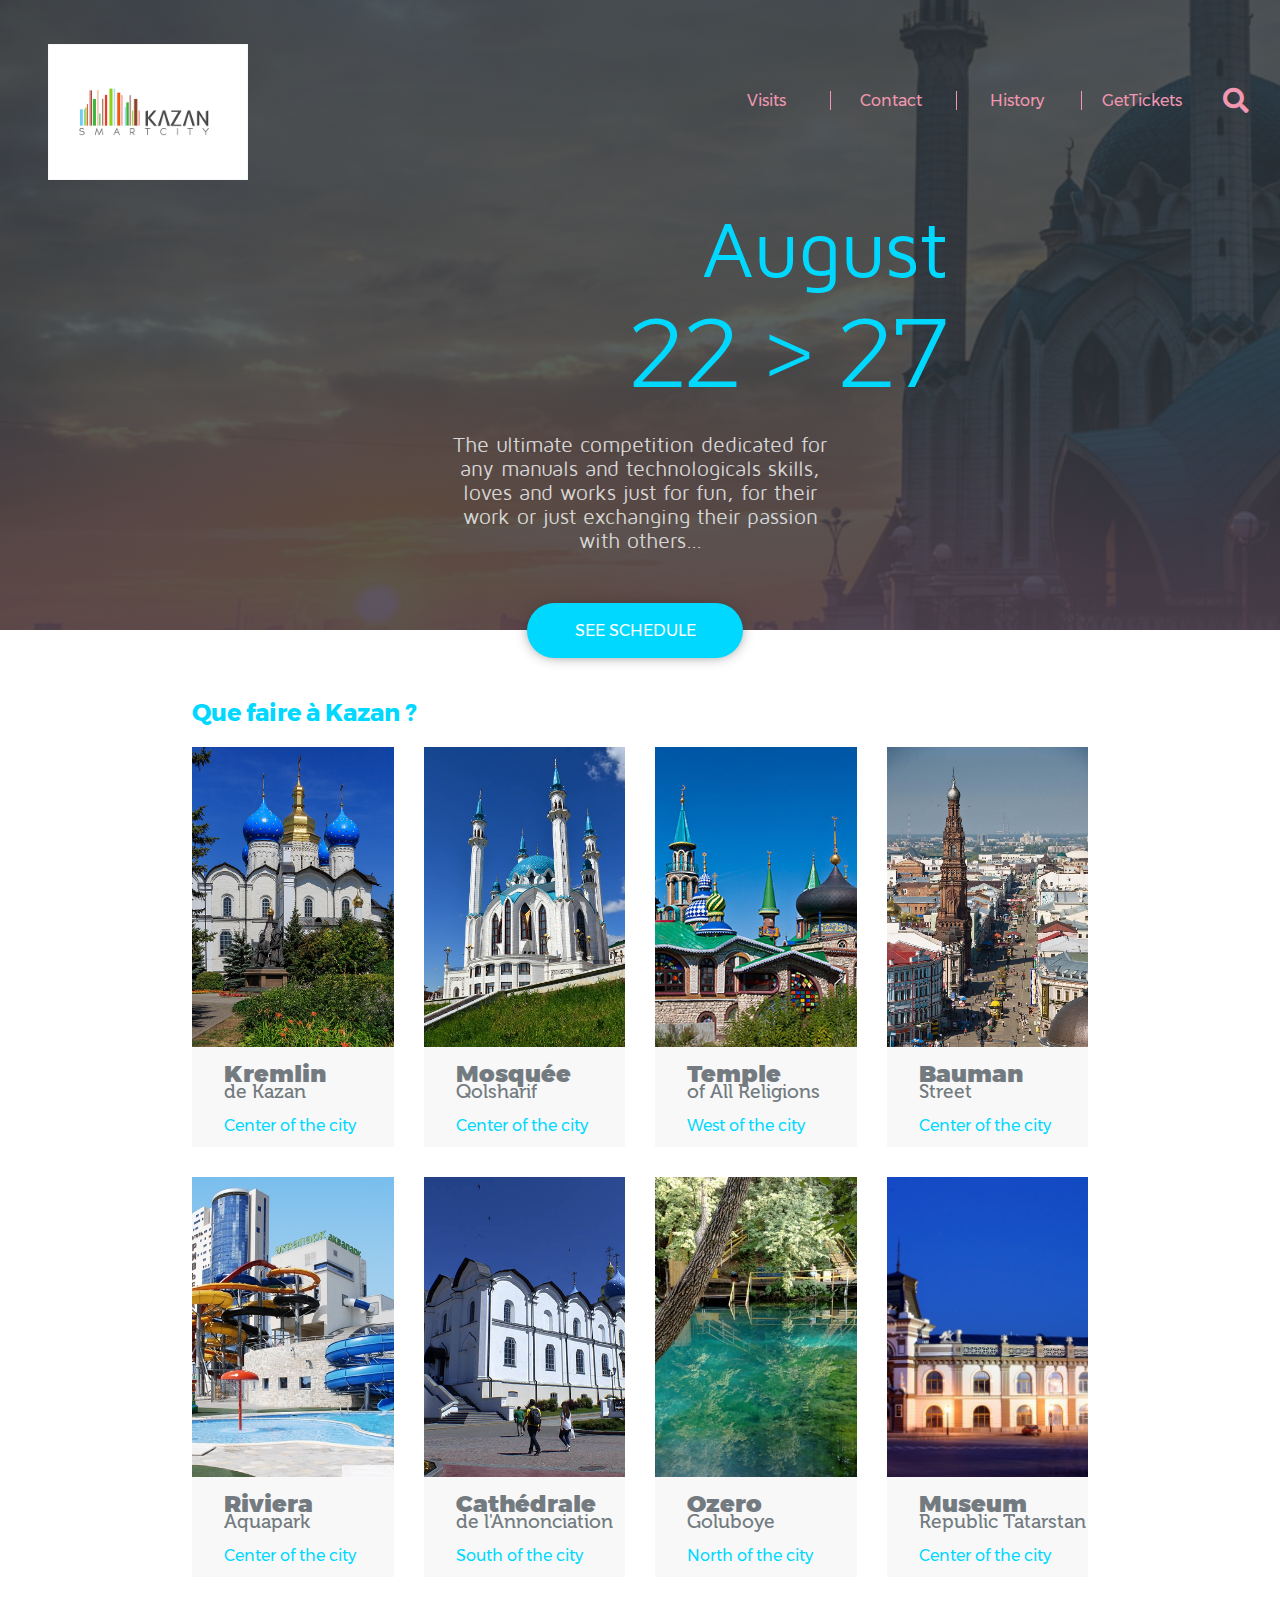
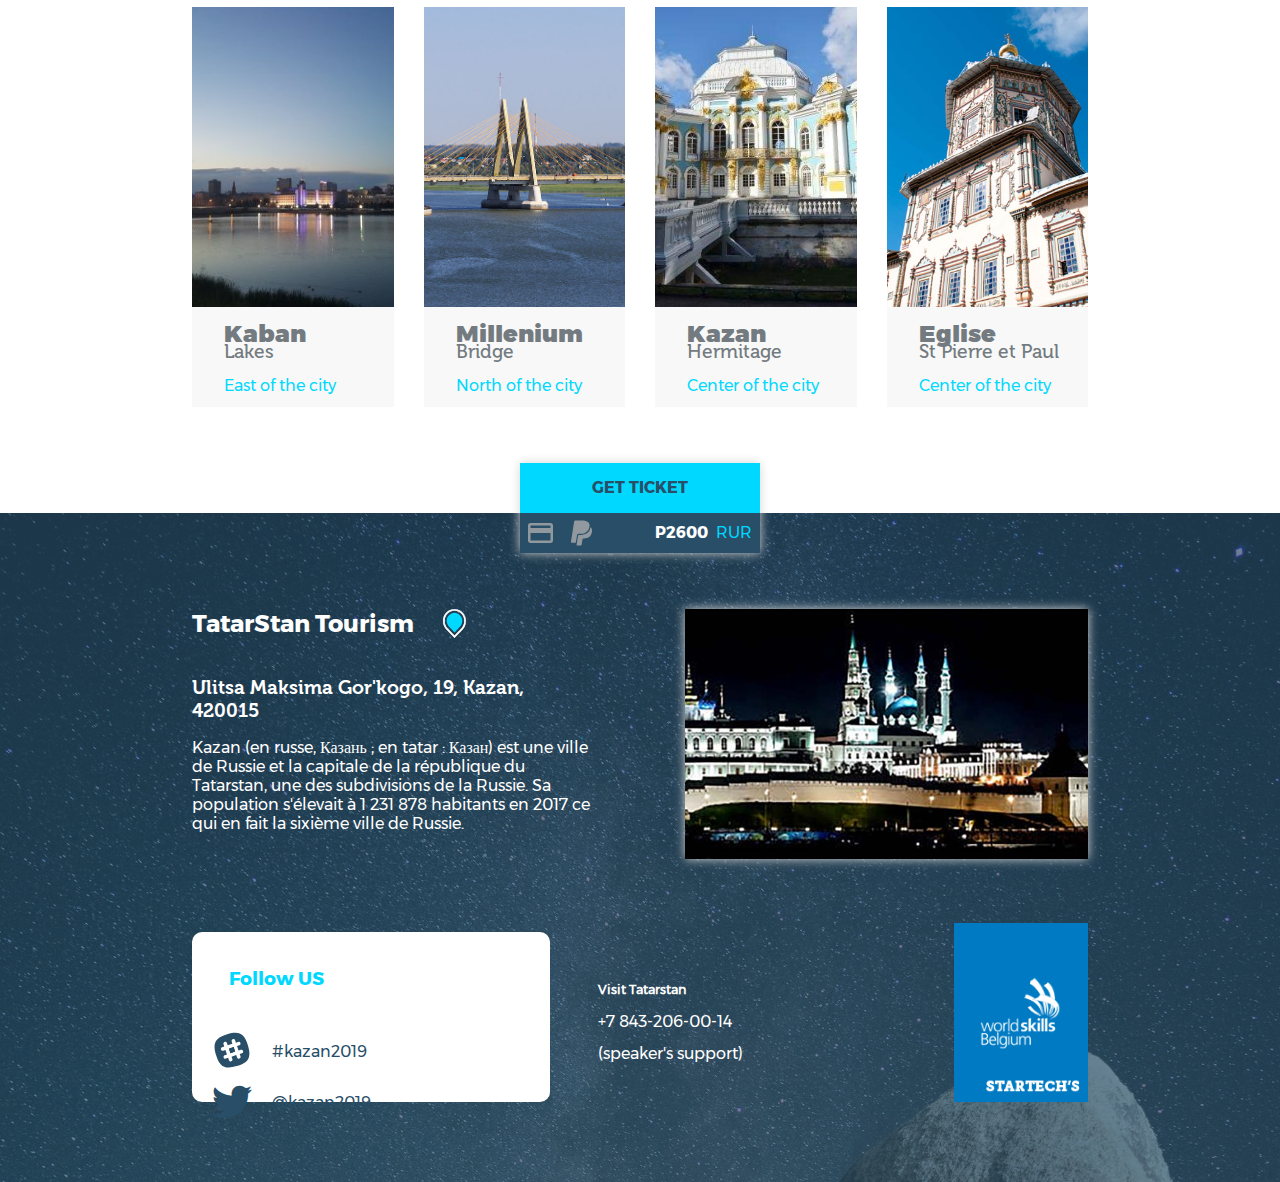
<file: index.html>
<!DOCTYPE html>
<html lang="fr">
<head>
    <meta charset="UTF-8">
    <meta name="viewport" content="width=device-width, initial-scale=1.0">
    <link rel="stylesheet" href="styles/style.css" type="text/css">
    <link rel="icon" href="img/favicon.ico" type="image/x-icon">
    <title>Kazan - The ultimate competition of WorldSkills</title>
    <meta name="description" content="The ultimate competition dedicated for any manuals and technologicals skills, loves and works just for fun, for their work or just exchanging their passion with others...">
</head>
<body>
    <!-- DEBUT DU HEADER -->
    <header>
        <div class="top">
            <nav>
                  <!-- DEBUT DE LA NAV -->
                <h1 class="toplogo">
                    <a href="#">
                        <img src="img/logo_kazan.png" title="Bienvenue à Kazan Smartcity" alt="Kazan">
                        <span>Kazan Smartcity</span>
                    </a>
                </h1>
                <div class="navbar"> 
                    <input type="checkbox" class="burger">
                    <span class="burgermenu">
                        <span class="menu1"> </span>
                        <span class="menu2"> </span>
                        <span class="menu3"> </span>
                    </span>
                    <ul class="navigation">
                        <li><a href="#">Visits</a></li>
                        <li><a href="contact.html">Contact</a></li>
                        <li><a href="#">History</a></li>
                        <li><a href="#">GetTickets</a></li>
                    </ul>
                    <form action="#" class="recherche">
                        <label for="searchbar" id="searchlabel">
                        </label>
                        <input type="search" id="searchbar" name="search" class="hidden">
                        <button type="submit" class="hidden"><img src="img/search.svg" alt="Bouton Rechercher"></button>
                    </form>
                </div>
            </nav>
              <!-- FIN DE LA NAV -->
        </div>
        <div class="title">
            <h2>August <span>22 > 27</span></h2>
            <p>The ultimate competition dedicated for any manuals and technologicals skills, loves and works just for fun, for their work or just exchanging their passion with others…</p>
        </div>
        <a href="#" class="schedule">See schedule</a>
    </header>
      <!-- FIN DU HEADER --->

    <!-- DEBUT DU MAIN-->
    <main>
        <section class="content">
            <h2>Que faire à Kazan ?</h2>
            <ul class="activites">
                <li class="act act1">
                    <figure>
                        <img src="img/activite/Kazan_Kremlin.jpg" alt="Kremlin de Kazan">
                        <figcaption class="card">
                            <h3 class="lieu">Kremlin <span>de Kazan</span></h3>
                            <p class="city">Center of the city</p>
                            <h4 class="centerCity">Kremlin historique du Tatarstan</h4>
                            <p>Construit sous les ordres d'Ivan IV, sur les ruines de l'ancien château des khans de Kazan. Il est inscrit sur la liste du patrimoine mondial de l'UNESCO. Organisation des Nations unies pour l'Éducation, la Science et la Culture</p>
                            <div class="more">
                                <a href="#"><i class="far fa-heart"></i></a>
                                <a href="#">Read More</a>
                                <div class="troispoints">
                                    <span></span>
                                    <span></span>
                                    <span></span>
                                </div>
                            </div>
                        </figcaption>
                    </figure>
                </li>

                <li class="act act2">
                    <figure>
                        <img src="img/activite/mosquee-qolsharif.jpg" alt="Mosquée Qolsharif">
                        <figcaption class="card">
                            <h3 class="lieu">Mosquée <span>Qolsharif</span></h3>
                            <p class="city">Center of the city</p>
                            <h4 class="centerCity">La renaissance ottomane</h4>
                            <p>La mosquée Qolşärif est un édifice religieux du kremlin de la ville de Kazan en Russie. Elle était la plus grande mosquée d'Europe après celle d'Istanbul.</p>
                            <div class="more">
                                <a href="#"><i class="far fa-heart"></i></a>
                                <a href="#">Read More</a>
                                <div class="troispoints">
                                    <span></span>
                                    <span></span>
                                    <span></span>
                                </div>
                            </div>
                        </figcaption>
                    </figure>
                </li>

                <li class="act act3">
                    <figure>
                      <img src="img/activite/temple_multiple.jpg" alt="Le temple de toutes les religions">
                      <figcaption class="card">
                          <h3 class="lieu">Temple <span>of All Religions</span></h3>
                          <p class="city">West of the city</p>
                          <h4 class="outCity">Temple, mosquée, synagogue,...</h4>
                          <p>Le temple de toutes les religions est un complexe unique comprenant plusieurs types d'architecture religieuse.</p>
                          <div class="more">
                              <a href="#"><i class="far fa-heart"></i></a>
                              <a href="#">Read More</a>
                              <div class="troispoints">
                                  <span></span>
                                  <span></span>
                                  <span></span>
                              </div>
                          </div>
                        </figcaption>
                    </figure>  
                </li>


                <li class="act act4">
                    <figure>
                       <img src="img/activite/Baumana_Street_Kazan.jpg" alt="Bauman Street, rue commerçante"> 
                       <figcaption class="card">
                           <h3 class="lieu">Bauman <span>Street</span></h3>
                           <p class="city">Center of the city</p>
                           <h4 class="centerCity">Nikolay Bauman, révolutionnaire</h4>
                           <p>La Rue Baumana est une rue piétonne située au cœur de Kazan. La rue commence au pied du Kremlin et atteint la place Tukay, la place centrale de la ville.</p>
                           <div class="more">
                               <a href="#"><i class="far fa-heart"></i></a>
                               <a href="#">Read More</a>
                               <div class="troispoints">
                                   <span></span>
                                   <span></span>
                                   <span></span> 
                               </div>
                           </div>
                        </figcaption>
                    </figure>
                </li>

                <li class="act act5">
                    <figure>
                       <img src="img/activite/aquapark.jpg" alt="Aqua Park"> 
                       <figcaption class="card">
                           <h3 class="lieu">Riviera <span>Aquapark</span></h3>
                           <p class="city">Center of the city</p>
                           <h4 class="centerCity">Le pouvoir magique et curatif de l'eau</h4>
                           <p>L'un des plus grands au monde! Plus de 50 attractions différentes pour que chacun puisse trouver sa véritable vague d'émotions !</p>
                           <div class="more">
                               <a href="#"><i class="far fa-heart"></i></a>
                               <a href="#">Read More</a>
                               <div class="troispoints">
                                   <span></span>
                                   <span></span>
                                   <span></span>
                               </div>
                           </div>
                        </figcaption>
                    </figure>
                </li>

                <li class="act act6">
                    <figure>
                        <img src="img/activite/cat.jpg" alt="Cathédrale orthodoxe de l'Annonciation">
                    <figcaption class="card">
                        <h3 class="lieu">Cathédrale <span>de l'Annonciation</span></h3>
                        <p class="city">South of the city</p>
                        <h4 class="outCity">Architecture orthodoxe russe</h4>
                        <p>Annexée au kremlin, c'est une église orthodoxe d'architecture russe datant du XIVᵉ siècle et modifiée jusqu'au XIXᵉ siècle.</p>
                        <div class="more">
                            <a href="#"><i class="far fa-heart"></i></a>
                            <a href="#">Read More</a>
                            <div class="troispoints">
                                <span></span>
                                <span></span>
                                <span></span>
                            </div>
                        </div>
                    </figcaption>
                    </figure>
                    
                </li>

                <li class="act act7">
                    <figure>
                        <img src="img/activite/goluboe_ozero.jpg" alt="Le lac Ozero Goluboye">
                        <figcaption class="card">
                            <h3 class="lieu">Ozero <span>Goluboye</span></h3>
                            <p class="city">North of the city</p>
                            <h4 class="outCity">Lac kartique de Kazan</h4>
                            <p>Textuellement "Lac Bleu", sa profondeur maximale est de 18 m. L'eau a rempli une caverne creusée dans du sédiment glaciaire qui s'est effondrée.</p>
                            <div class="more">
                                <a href="#"><i class="far fa-heart"></i></a>
                                <a href="#">Read More</a>
                                <div class="troispoints">
                                    <span></span>
                                    <span></span>
                                    <span></span>
                                </div>
                            </div>
                        </figcaption>
                    </figure>
                </li>

                <li class="act act8">
                    <figure>
                        <img src="img/activite/musee.jpg" alt="Musée du Tatarstan">
                        <figcaption class="card">
                            <h3 class="lieu">Museum <span>Republic Tatarstan</span></h3>
                            <p class="city">Center of the city</p>
                            <h4 class="centerCity">L'histoire du Tatarstan</h4>
                            <p>Le musée principal occupe le bâtiment de l'ancien Gostiny Dvor, qui est un monument historique et culturel d'importance fédérale.</p>
                            <div class="more">
                                <a href="#"><i class="far fa-heart"></i></a>
                                <a href="#">Read More</a>
                                <div class="troispoints">
                                    <span></span>
                                    <span></span>
                                    <span></span>
                                </div>
                            </div>
                        </figcaption>
                    </figure>
                    
                </li>

                <li class="act act9">
                    <figure>
                        <img src="img/activite/lake.jpg" alt="Les lacs de Kaban">
                        <figcaption class="card">
                            <h3 class="lieu">Kaban <span>Lakes</span></h3>
                            <p class="city">East of the city</p>
                            <h4 class="outCity">De l'eau en pleine ville</h4>
                            <p>Les lacs de Kaban sont des lacs qui, combinés avec d'autres (Nizhny Kaban, Verkhny Kaban et Sredny Kaban) font 1,86 kilomètres carrés, le plus grand lac du Tatarstan.</p>
                            <div class="more">
                                <a href="#"><i class="far fa-heart"></i></a>
                                <a href="#">Read More</a>
                                <div class="troispoints">
                                    <span></span>
                                    <span></span>
                                    <span></span>
                                </div>
                            </div>
                        </figcaption>
                    </figure>
                    
                </li>

                <li class="act act10">
                    <figure>
                        <img src="img/activite/Kazan_Millennium_Bridge.jpg" alt="Pont du Millennium de Kazan">
                        <figcaption class="card">
                            <h3 class="lieu">Millenium <span>Bridge</span></h3>
                            <p class="city">North of the city</p>
                            <h4 class="outCity">Pont à haubans</h4>
                            <p>Le pont Millennium enjambe la rivière Kazanka. Construit pour le millième anniversaire de Kazan, célébré en 2005, la forme de son pylône est un M.</p>
                            <div class="more">
                                <a href="#"><i class="far fa-heart"></i></a>
                                <a href="#">Read More</a>
                                <div class="troispoints">
                                    <span></span>
                                    <span></span>
                                    <span></span>
                                </div>
                            </div>
                        </figcaption>
                    </figure>
                    
                </li>

                <li class="act act11">
                    <figure>
                        <img src="img/activite/hermitage.jpg" alt="Hermitage de Kazan">
                        <figcaption class="card">
                            <h3 class="lieu">Kazan <span>Hermitage</span></h3>
                            <p class="city">Center of the city</p>
                            <h4 class="centerCity">Palais des congrès et centre d'expositions</h4>
                            <p>Musée avec diverses expositions et centre de congrès internationnaux, l'Hermitage est un pôle culturel important du centre ville.</p>
                            <div class="more">
                                <a href="#"><i class="far fa-heart"></i></a>
                                <a href="#">Read More</a>
                                <div class="troispoints">
                                    <span></span>
                                    <span></span>
                                    <span></span>
                                </div>
                            </div>
                        </figcaption>
                    </figure>
                </li>

                <li class="act act12">
                    <figure>
                        <img src="img/activite/pierre-paul.jpg" alt="Eglise Saint-Pierre-et-Saint-Paul">
                        <figcaption class="card">
                            <h3 class="lieu">Eglise <span>St Pierre et Paul</span></h3>
                            <p class="city">Center of the city</p>
                            <h4 class="centerCity">Architecture Baroque</h4>
                            <p>L’église Saint-Pierre-et-Paul est une église orthodoxe baroque située dans la vieille ville. Elle est associée à Pierre Le Grand arrivé à Kazan avant sa campagne persienne.</p>
                            <div class="more">
                                <a href="#"><i class="far fa-heart"></i></a>
                                <a href="#">Read More</a>
                                <div class="troispoints">
                                    <span></span>
                                    <span></span>
                                    <span></span>
                                </div>
                            </div>
                        </figcaption>  
                    </figure>
                    
                </li>

            </ul>
        </section>
        <div class="getticket">
            <a href="#">Get ticket</a>
            <div class="payinfos">
                <img src="img/card.svg" alt="paiement par carte">
                <img src="img/paypal.svg" alt="PayPal accepté">
                <p>P2600 &nbsp; <span>RUR</span></p>
            </div>
        </div>
    </main>
    <!-- FIN DU MAIN -->

    <!-- DEBUT DU FOOTER -->
    <footer>
        <section class="infos">
            <div class="tourism">
                <div>
                    <h3>TatarStan Tourism</h3>
                    <img src="img/pin.svg" alt="location">
                </div>
                <p>Ulitsa Maksima Gor'kogo, 19, Kazan, 420015</p>
                <p>Kazan (en russe, Казань ; en tatar : Казан) est une ville de Russie et la capitale de la république du Tatarstan, une des subdivisions de la Russie. Sa population s'élevait à 1 231 878 habitants en 2017 ce qui en fait la sixième ville de Russie.</p>
            </div>
            <img src="img/kazan-night.jpg" alt="Kazan pendant la nuit">
        </section>
        <section class="bottom">
            <div class="follow">
                <h3>Follow US</h3>
                <div>
                    <a href="#"><img src="img/slack.svg" alt="rejoindre le Slack"></a>
                    <p>#kazan2019</p>
                </div>
                <div>
                    <a href="#"><i class="fab fa-twitter"></i></a>
                    <p>@kazan2019</p>
                </div>
            </div>
            <div class="visit">
                <h4>Visit Tatarstan</h4>
                <p>+7 843-206-00-14</p>
                <span>(speaker's support)</span>
            </div>
            <img src="img/startechs.png" alt="Sponsor Startech's WorldSkills Belgium">
        </section>
    </footer>
    <!-- FIN DU FOOTER -->
    <script type="text/javascript" src="script.js"></script>
</body>
</html>
</file>
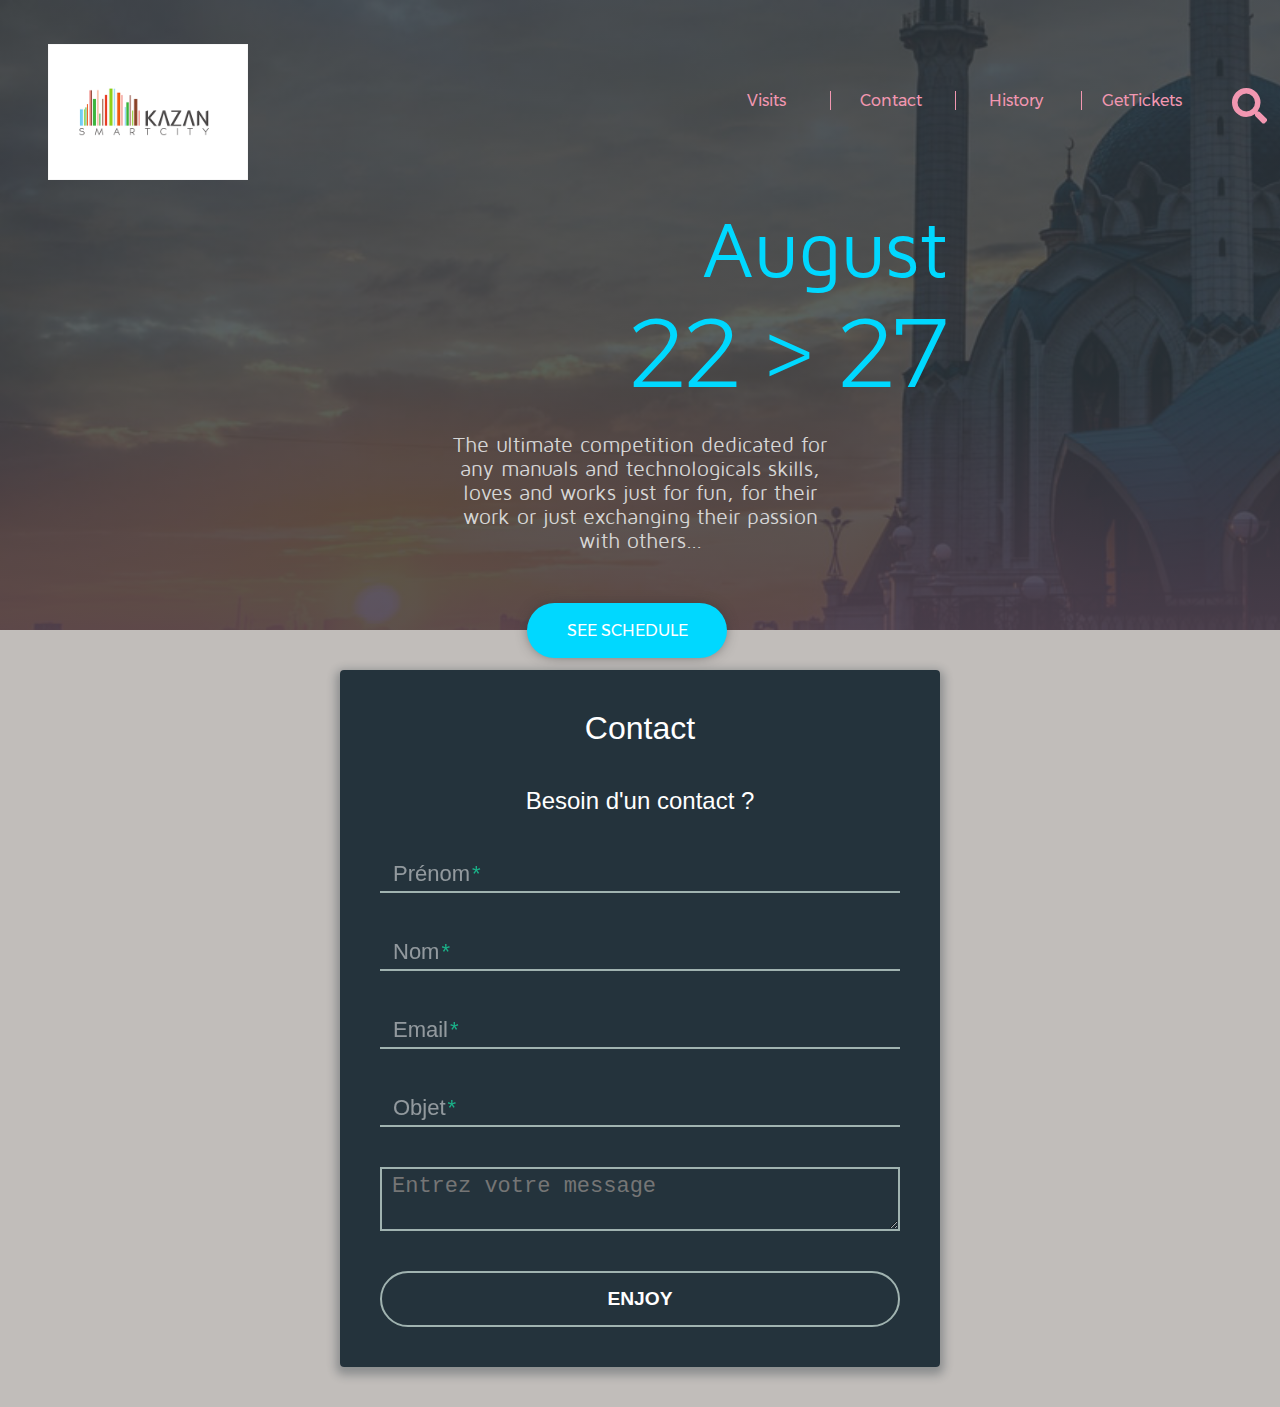
<file: contact.html>
<!DOCTYPE html>
<html lang="fr">
<head>
    <meta charset="UTF-8">
    <meta name="viewport" content="width=device-width, initial-scale=1.0">
    <link rel="stylesheet" href="styles/style.css" type="text/css">
    <link rel="stylesheet" href="css/contact.min.css" type="text/css">
    <link rel="icon" href="img/favicon.ico" type="image/x-icon">
    <title>Kazan - The ultimate competition of WorldSkills - Page contact</title>
    <meta name="description" content="The ultimate competition dedicated for any manuals and technologicals skills, loves and works just for fun, for their work or just exchanging their passion with others...">
</head>
<body>

    <!-- DEBUT DU HEADER -->
    <header>
        <div class="top">
            <nav>
                  <!-- DEBUT DE LA NAV -->
                <h1 class="toplogo">
                    <a href="#">
                        <img src="img/logo_kazan.png" title="Bienvenue à Kazan Smartcity" alt="Kazan">
                        <span>Kazan Smartcity</span>
                    </a>
                </h1>
                <div class="navbar"> 
                    <input type="checkbox" class="burger">
                    <span class="burgermenu">
                        <span class="menu1"> </span>
                        <span class="menu2"> </span>
                        <span class="menu3"> </span>
                    </span>
                    <ul class="navigation">
                        <li><a href="index.html">Visits</a></li>
                        <li><a href="contact.html">Contact</a></li>
                        <li><a href="#">History</a></li>
                        <li><a href="#">GetTickets</a></li>
                    </ul>
                    <form action="#" class="recherche">
                        <label for="searchbar" id="searchlabel">
                        </label>
                        <input type="search" id="searchbar" name="search" class="hidden">
                        <button type="submit" class="hidden"><img src="img/search.svg" alt="Bouton Rechercher"></button>
                    </form>
                </div>
            </nav>
              <!-- FIN DE LA NAV -->
        </div>
        <div class="title">
            <h2>August <span>22 > 27</span></h2>
            <p>The ultimate competition dedicated for any manuals and technologicals skills, loves and works just for fun, for their work or just exchanging their passion with others…</p>
        </div>
        <a href="#" class="schedule">See schedule</a>
    </header>
      <!-- FIN DU HEADER --->


<!-- DEBUT DU FORMULAIRE -->

    <div class="form">    
              
        <div class="tab-content">     

            <h1>Contact</h1>
            <h2>Besoin d'un contact ? </h2>     

            <form action="/" method="post">           
            
              <div class="field-wrap">
                <label >
                  Prénom<span class="req">*</span>
                </label>
                <input name="prenom" type="text" required autocomplete="off" />
              </div>
          
              <div class="field-wrap">
                <label>
                  Nom<span class="req">*</span>
                </label>
                <input name="nom" type="text" required autocomplete="off"/>
              </div>           
  
            <div class="field-wrap">
              <label>
                Email<span class="req">*</span>
              </label>
              <input name="email" type="email" required autocomplete="off"/>
            </div>

            <div class="field-wrap">
                <label>
                  Objet<span class="req">*</span>
                </label>
                <input name="objet" type="text" required autocomplete="off"/>
              </div>
              
            <div class="field-wrap">
                <label>
                  <span class="req"></span>
                </label>
                <textarea name="comment" form="usrform" placeholder="Entrez votre message"></textarea>
              </div>
                     
            
            <button type="submit" class="button button-block" disabled>ENJOY</button>
            
            </form>
  
          </div>     
          </div>
          
        </div><!-- tab-content -->        
  </div> <!-- / classform -->          


  <!-- FIN DU FORMULAIRE -->
</body>
</file>
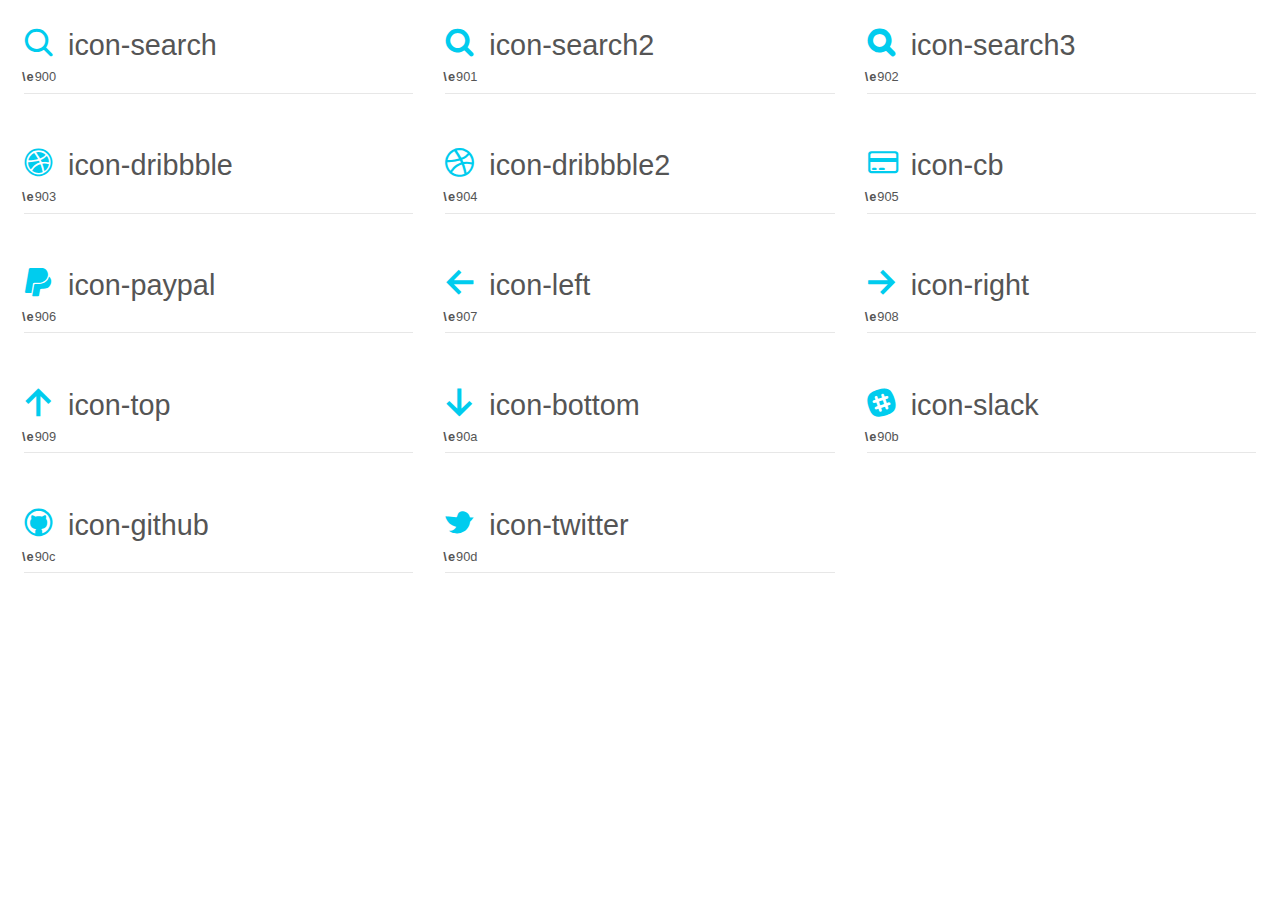
<file: fonts/font-icon/codeconf.html>
<!doctype html>
<html>
<head>
    <meta charset="utf-8">
    <title>Fontdemo-exo codeconf by cepegra</title>
    <meta name="description" content="A Font Generated By IcoMoon.io">
    <meta name="viewport" content="width=device-width, initial-scale=1">
    <link rel="stylesheet" href="codeconf.css">
</head>
<body>
    <div class="parent">
        <div class="glyph">
            <div class="glyph_icon">
                <span class="icon-search"></span>
                <span class="txt_icon">icon-search</span>
                <span class="ct_value">\e900</span>
            </div>
        </div>
        <div class="glyph">
            <div class="glyph_icon">
                <span class="icon-search2"></span>
                <span class="txt_icon">icon-search2</span>
                <span class="ct_value">\e901</span>
            </div>
        </div>
        <div class="glyph">
            <div class="glyph_icon">
                <span class="icon-search3"></span>
                <span class="txt_icon">icon-search3</span>
                <span class="ct_value">\e902</span>
            </div>
        </div>
        <div class="glyph">
            <div class="glyph_icon">
                <span class="icon-dribbble"></span>
                <span class="txt_icon">icon-dribbble</span>
                <span class="ct_value">\e903</span>
            </div>
        </div>
        <div class="glyph">
            <div class="glyph_icon">
                <span class="icon-dribbble2"></span>
                <span class="txt_icon">icon-dribbble2</span>
                <span class="ct_value">\e904</span>
            </div>
        </div>
        <div class="glyph">
            <div class="glyph_icon">
                <span class="icon-cb"></span>
                <span class="txt_icon">icon-cb</span>
                <span class="ct_value">\e905</span>
            </div>
        </div>
        <div class="glyph">
            <div class="glyph_icon">
                <span class="icon-paypal"></span>
                <span class="txt_icon">icon-paypal</span>
                <span class="ct_value">\e906</span>
            </div>
        </div>
        <div class="glyph">
            <div class="glyph_icon">
                <span class="icon-left"></span>
                <span class="txt_icon">icon-left</span>
                <span class="ct_value">\e907</span>
            </div>
        </div>
        <div class="glyph">
            <div class="glyph_icon">
                <span class="icon-right"></span>
                <span class="txt_icon">icon-right</span>
                <span class="ct_value">\e908</span>
            </div>
        </div>
        <div class="glyph">
            <div class="glyph_icon">
                <span class="icon-top"></span>
                <span class="txt_icon">icon-top</span>
                <span class="ct_value">\e909</span>
            </div>
        </div>
        <div class="glyph">
            <div class="glyph_icon">
                <span class="icon-bottom"></span>
                <span class="txt_icon">icon-bottom</span>
                <span class="ct_value">\e90a</span>
            </div>
        </div>
        <div class="glyph">
            <div class="glyph_icon">
                <span class="icon-slack"></span>
                <span class="txt_icon">icon-slack</span>
                <span class="ct_value">\e90b</span>
            </div>
        </div>
        <div class="glyph">
            <div class="glyph_icon">
                <span class="icon-github"></span>
                <span class="txt_icon">icon-github</span>
                <span class="ct_value">\e90c</span>
            </div>
        </div>
        <div class="glyph">
            <div class="glyph_icon">
                <span class="icon-twitter"></span>
                <span class="txt_icon">icon-twitter</span>
                <span class="ct_value">\e90d</span>
            </div>
        </div>

    </div>
</body>
</html>
</file>
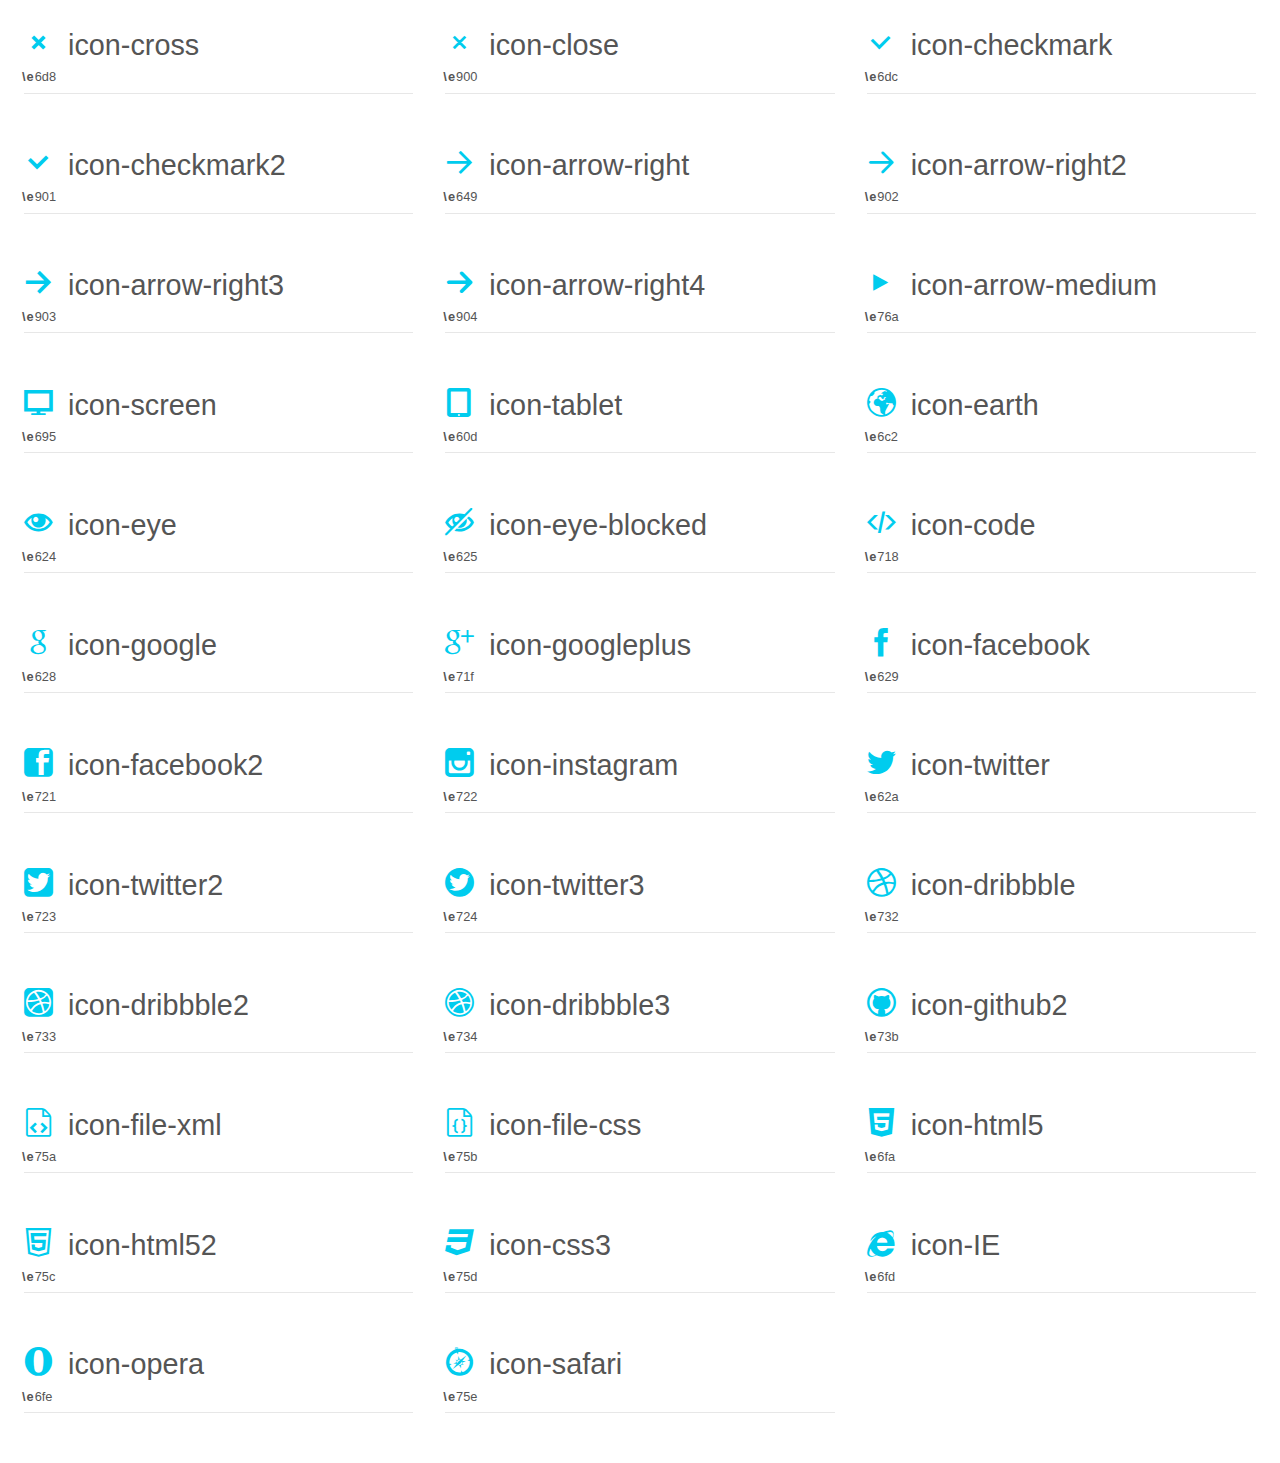
<file: fonts/icon_fonts/demo-iconfont.html>
<!doctype html>
<html>
<head>
    <meta charset="utf-8">
    <title>Fontdemo-exo codeconf by cepegra</title>
    <meta name="description" content="A Font Generated By IcoMoon.io">
    <meta name="viewport" content="width=device-width, initial-scale=1">
    <link rel="stylesheet" href="demo-iconfont.css">
</head>
<body>
    <div class="parent">
        <div class="glyph">
            <div class="glyph_icon">
                <span class="icon-cross"></span>
                <span class="txt_icon">icon-cross</span>
                <span class="ct_value">\e6d8</span>
            </div>
        </div>
        <div class="glyph">
            <div class="glyph_icon">
                <span class="icon-close"></span>
                <span class="txt_icon">icon-close</span>
                <span class="ct_value">\e900</span>
            </div>
        </div>
        <div class="glyph">
            <div class="glyph_icon">
                <span class="icon-checkmark"></span>
                <span class="txt_icon">icon-checkmark</span>
                <span class="ct_value">\e6dc</span>
            </div>
        </div>
        <div class="glyph">
            <div class="glyph_icon">
                <span class="icon-checkmark2"></span>
                <span class="txt_icon">icon-checkmark2</span>
                <span class="ct_value">\e901</span>
            </div>
        </div>
        <div class="glyph">
            <div class="glyph_icon">
                <span class="icon-arrow-right"></span>
                <span class="txt_icon">icon-arrow-right</span>
                <span class="ct_value">\e649</span>
            </div>
        </div>
        <div class="glyph">
            <div class="glyph_icon">
                <span class="icon-arrow-right2"></span>
                <span class="txt_icon">icon-arrow-right2</span>
                <span class="ct_value">\e902</span>
            </div>
        </div>
        <div class="glyph">
            <div class="glyph_icon">
                <span class="icon-arrow-right3"></span>
                <span class="txt_icon">icon-arrow-right3</span>
                <span class="ct_value">\e903</span>
            </div>
        </div>
        <div class="glyph">
            <div class="glyph_icon">
                <span class="icon-arrow-right4"></span>
                <span class="txt_icon">icon-arrow-right4</span>
                <span class="ct_value">\e904</span>
            </div>
        </div>
        <div class="glyph">
            <div class="glyph_icon">
                <span class="icon-arrow-medium"></span>
                <span class="txt_icon">icon-arrow-medium</span>
                <span class="ct_value">\e76a</span>
            </div>
        </div>
        <div class="glyph">
            <div class="glyph_icon">
                <span class="icon-screen"></span>
                <span class="txt_icon">icon-screen</span>
                <span class="ct_value">\e695</span>
            </div>
        </div>
        <div class="glyph">
            <div class="glyph_icon">
                <span class="icon-tablet"></span>
                <span class="txt_icon">icon-tablet</span>
                <span class="ct_value">\e60d</span>
            </div>
        </div>
        <div class="glyph">
            <div class="glyph_icon">
                <span class="icon-earth"></span>
                <span class="txt_icon">icon-earth</span>
                <span class="ct_value">\e6c2</span>
            </div>
        </div>
        <div class="glyph">
            <div class="glyph_icon">
                <span class="icon-eye"></span>
                <span class="txt_icon">icon-eye</span>
                <span class="ct_value">\e624</span>
            </div>
        </div>
        <div class="glyph">
            <div class="glyph_icon">
                <span class="icon-eye-blocked"></span>
                <span class="txt_icon">icon-eye-blocked</span>
                <span class="ct_value">\e625</span>
            </div>
        </div>
        <div class="glyph">
            <div class="glyph_icon">
                <span class="icon-code"></span>
                <span class="txt_icon">icon-code</span>
                <span class="ct_value">\e718</span>
            </div>
        </div>
        <div class="glyph">
            <div class="glyph_icon">
                <span class="icon-google"></span>
                <span class="txt_icon">icon-google</span>
                <span class="ct_value">\e628</span>
            </div>
        </div>
        <div class="glyph">
            <div class="glyph_icon">
                <span class="icon-googleplus"></span>
                <span class="txt_icon">icon-googleplus</span>
                <span class="ct_value">\e71f</span>
            </div>
        </div>
        <div class="glyph">
            <div class="glyph_icon">
                <span class="icon-facebook"></span>
                <span class="txt_icon">icon-facebook</span>
                <span class="ct_value">\e629</span>
            </div>
        </div>
        <div class="glyph">
            <div class="glyph_icon">
                <span class="icon-facebook2"></span>
                <span class="txt_icon">icon-facebook2</span>
                <span class="ct_value">\e721</span>
            </div>
        </div>
        <div class="glyph">
            <div class="glyph_icon">
                <span class="icon-instagram"></span>
                <span class="txt_icon">icon-instagram</span>
                <span class="ct_value">\e722</span>
            </div>
        </div>
        <div class="glyph">
            <div class="glyph_icon">
                <span class="icon-twitter"></span>
                <span class="txt_icon">icon-twitter</span>
                <span class="ct_value">\e62a</span>
            </div>
        </div>
        <div class="glyph">
            <div class="glyph_icon">
                <span class="icon-twitter2"></span>
                <span class="txt_icon">icon-twitter2</span>
                <span class="ct_value">\e723</span>
            </div>
        </div>
        <div class="glyph">
            <div class="glyph_icon">
                <span class="icon-twitter3"></span>
                <span class="txt_icon">icon-twitter3</span>
                <span class="ct_value">\e724</span>
            </div>
        </div>
        <div class="glyph">
            <div class="glyph_icon">
                <span class="icon-dribbble"></span>
                <span class="txt_icon">icon-dribbble</span>
                <span class="ct_value">\e732</span>
            </div>
        </div>
        <div class="glyph">
            <div class="glyph_icon">
                <span class="icon-dribbble2"></span>
                <span class="txt_icon">icon-dribbble2</span>
                <span class="ct_value">\e733</span>
            </div>
        </div>
        <div class="glyph">
            <div class="glyph_icon">
                <span class="icon-dribbble3"></span>
                <span class="txt_icon">icon-dribbble3</span>
                <span class="ct_value">\e734</span>
            </div>
        </div>
        <div class="glyph">
            <div class="glyph_icon">
                <span class="icon-github2"></span>
                <span class="txt_icon">icon-github2</span>
                <span class="ct_value">\e73b</span>
            </div>
        </div>
        <div class="glyph">
            <div class="glyph_icon">
                <span class="icon-file-xml"></span>
                <span class="txt_icon">icon-file-xml</span>
                <span class="ct_value">\e75a</span>
            </div>
        </div>
        <div class="glyph">
            <div class="glyph_icon">
                <span class="icon-file-css"></span>
                <span class="txt_icon">icon-file-css</span>
                <span class="ct_value">\e75b</span>
            </div>
        </div>
        <div class="glyph">
            <div class="glyph_icon">
                <span class="icon-html5"></span>
                <span class="txt_icon">icon-html5</span>
                <span class="ct_value">\e6fa</span>
            </div>
        </div>
        <div class="glyph">
            <div class="glyph_icon">
                <span class="icon-html52"></span>
                <span class="txt_icon">icon-html52</span>
                <span class="ct_value">\e75c</span>
            </div>
        </div>
        <div class="glyph">
            <div class="glyph_icon">
                <span class="icon-css3"></span>
                <span class="txt_icon">icon-css3</span>
                <span class="ct_value">\e75d</span>
            </div>
        </div>
        <div class="glyph">
            <div class="glyph_icon">
                <span class="icon-IE"></span>
                <span class="txt_icon">icon-IE</span>
                <span class="ct_value">\e6fd</span>
            </div>
        </div>
        <div class="glyph">
            <div class="glyph_icon">
                <span class="icon-opera"></span>
                <span class="txt_icon">icon-opera</span>
                <span class="ct_value">\e6fe</span>
            </div>
        </div>
        <div class="glyph">
            <div class="glyph_icon">
                <span class="icon-safari"></span>
                <span class="txt_icon">icon-safari</span>
                <span class="ct_value">\e75e</span>
            </div>
        </div>
    </div>
</body>
</html>
</file>
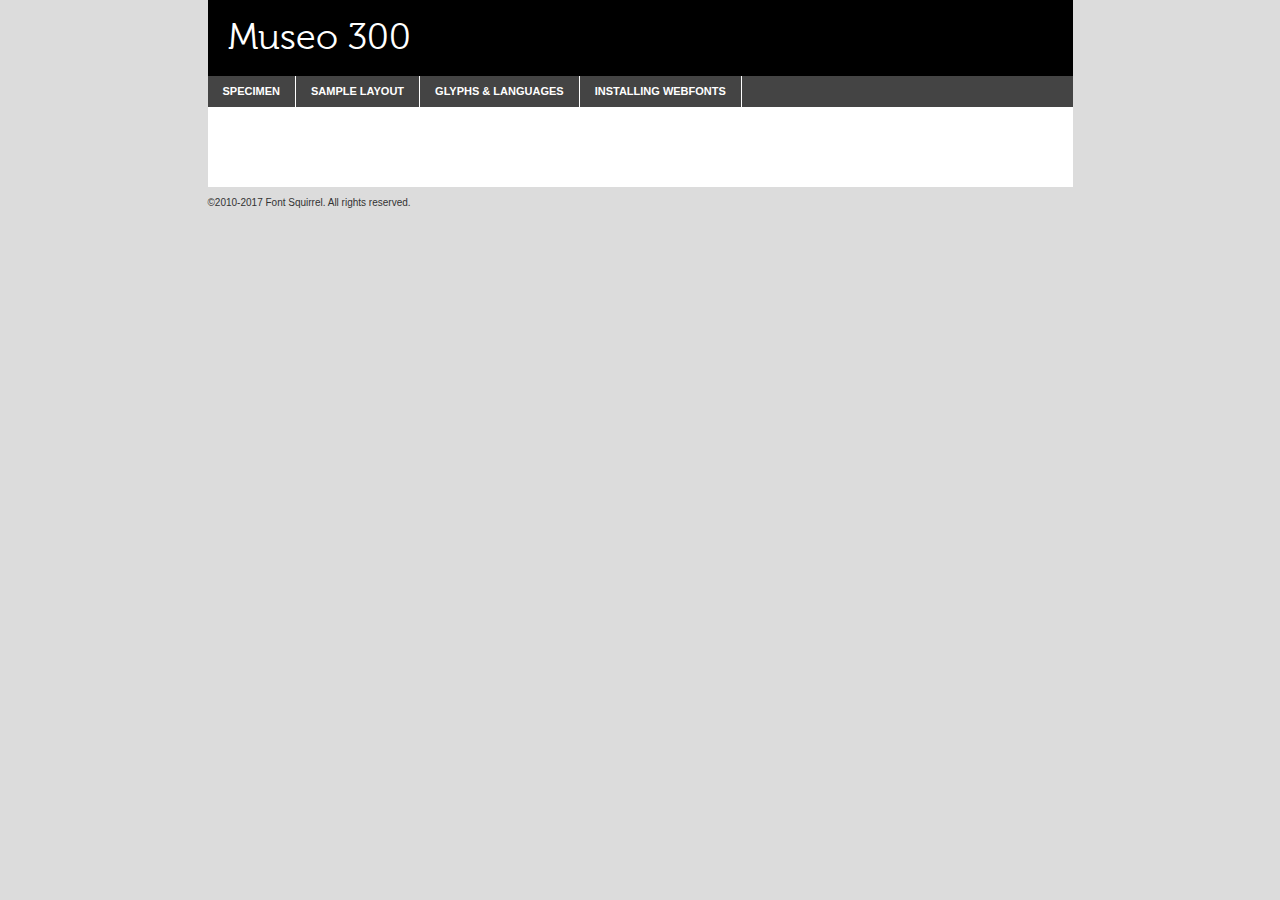
<file: fonts/museo/webfontkit-20180608-022302/museo300-regular-demo.html>
<!DOCTYPE html PUBLIC "-//W3C//DTD XHTML 1.0 Transitional//EN"
	"http://www.w3.org/TR/xhtml1/DTD/xhtml1-transitional.dtd">

<html xmlns="http://www.w3.org/1999/xhtml" xml:lang="en" lang="en">
<head>
	<meta http-equiv="Content-Type" content="text/html; charset=utf-8" />
	<script src="http://ajax.googleapis.com/ajax/libs/jquery/1.7.2/jquery.min.js" type="text/javascript" charset="utf-8"></script>
	<script type="text/javascript">
	(function($){$.fn.easyTabs=function(option){var param=jQuery.extend({fadeSpeed:"fast",defaultContent:1,activeClass:'active'},option);$(this).each(function(){var thisId="#"+this.id;if(param.defaultContent==''){param.defaultContent=1;}
	if(typeof param.defaultContent=="number")
	{var defaultTab=$(thisId+" .tabs li:eq("+(param.defaultContent-1)+") a").attr('href').substr(1);}else{var defaultTab=param.defaultContent;}
	$(thisId+" .tabs li a").each(function(){var tabToHide=$(this).attr('href').substr(1);$("#"+tabToHide).addClass('easytabs-tab-content');});hideAll();changeContent(defaultTab);function hideAll(){$(thisId+" .easytabs-tab-content").hide();}
	function changeContent(tabId){hideAll();$(thisId+" .tabs li").removeClass(param.activeClass);$(thisId+" .tabs li a[href=#"+tabId+"]").closest('li').addClass(param.activeClass);if(param.fadeSpeed!="none")
	{$(thisId+" #"+tabId).fadeIn(param.fadeSpeed);}else{$(thisId+" #"+tabId).show();}}
	$(thisId+" .tabs li").click(function(){var tabId=$(this).find('a').attr('href').substr(1);changeContent(tabId);return false;});});}})(jQuery);
	</script>
	<link rel="stylesheet" href="specimen_files/specimen_stylesheet.css" type="text/css" charset="utf-8" />
	<link rel="stylesheet" href="stylesheet.css" type="text/css" charset="utf-8" />

	<style type="text/css">
					body{
				font-family: 'museo300';
							}
		</style>

	<title>Museo 300 Specimen</title>
	
	
	<script type="text/javascript" charset="utf-8">
		$(document).ready(function() {
			$('#container').easyTabs({defaultContent:1});
		});
	</script>
</head>

<body>
<div id="container">
	<div id="header">
		Museo 300	</div>
	<ul class="tabs">
		<li><a href="#specimen">Specimen</a></li>
		<li><a href="#layout">Sample Layout</a></li>
				<li><a href="#glyphs">Glyphs &amp; Languages</a></li>
		<li><a href="#installing">Installing Webfonts</a></li>
		
	</ul>
	
	<div id="main_content">

		
			<div id="specimen">
		
				<div class="section">
					<div class="grid12 firstcol">
						<div class="huge">AaBb</div>
					</div>
				</div>
		
				<div class="section">
					<div class="glyph_range">A&#x200B;B&#x200b;C&#x200b;D&#x200b;E&#x200b;F&#x200b;G&#x200b;H&#x200b;I&#x200b;J&#x200b;K&#x200b;L&#x200b;M&#x200b;N&#x200b;O&#x200b;P&#x200b;Q&#x200b;R&#x200b;S&#x200b;T&#x200b;U&#x200b;V&#x200b;W&#x200b;X&#x200b;Y&#x200b;Z&#x200b;a&#x200b;b&#x200b;c&#x200b;d&#x200b;e&#x200b;f&#x200b;g&#x200b;h&#x200b;i&#x200b;j&#x200b;k&#x200b;l&#x200b;m&#x200b;n&#x200b;o&#x200b;p&#x200b;q&#x200b;r&#x200b;s&#x200b;t&#x200b;u&#x200b;v&#x200b;w&#x200b;x&#x200b;y&#x200b;z&#x200b;1&#x200b;2&#x200b;3&#x200b;4&#x200b;5&#x200b;6&#x200b;7&#x200b;8&#x200b;9&#x200b;0&#x200b;&amp;&#x200b;.&#x200b;,&#x200b;?&#x200b;!&#x200b;&#64;&#x200b;(&#x200b;)&#x200b;#&#x200b;$&#x200b;%&#x200b;*&#x200b;+&#x200b;-&#x200b;=&#x200b;:&#x200b;;</div>
				</div>
				<div class="section">
					<div class="grid12 firstcol">
						<table class="sample_table">
							<tr><td>10</td><td class="size10">abcdefghijklmnopqrstuvwxyzABCDEFGHIJKLMNOPQRSTUVWXYZ0123456789abcdefghijklmnopqrstuvwxyzABCDEFGHIJKLMNOPQRSTUVWXYZ0123456789abcdefghijklmnopqrstuvwxyzABCDEFGHIJKLMNOPQRSTUVWXYZ</td></tr>
							<tr><td>11</td><td class="size11">abcdefghijklmnopqrstuvwxyzABCDEFGHIJKLMNOPQRSTUVWXYZ0123456789abcdefghijklmnopqrstuvwxyzABCDEFGHIJKLMNOPQRSTUVWXYZ0123456789abcdefghijklmnopqrstuvwxyzABCDEFGHIJKLMNOPQRSTUVWXYZ</td></tr>
							<tr><td>12</td><td class="size12">abcdefghijklmnopqrstuvwxyzABCDEFGHIJKLMNOPQRSTUVWXYZ0123456789abcdefghijklmnopqrstuvwxyzABCDEFGHIJKLMNOPQRSTUVWXYZ0123456789abcdefghijklmnopqrstuvwxyzABCDEFGHIJKLMNOPQRSTUVWXYZ</td></tr>
							<tr><td>13</td><td class="size13">abcdefghijklmnopqrstuvwxyzABCDEFGHIJKLMNOPQRSTUVWXYZ0123456789abcdefghijklmnopqrstuvwxyzABCDEFGHIJKLMNOPQRSTUVWXYZ0123456789abcdefghijklmnopqrstuvwxyzABCDEFGHIJKLMNOPQRSTUVWXYZ</td></tr>
							<tr><td>14</td><td class="size14">abcdefghijklmnopqrstuvwxyzABCDEFGHIJKLMNOPQRSTUVWXYZ0123456789abcdefghijklmnopqrstuvwxyzABCDEFGHIJKLMNOPQRSTUVWXYZ0123456789abcdefghijklmnopqrstuvwxyzABCDEFGHIJKLMNOPQRSTUVWXYZ</td></tr>
							<tr><td>16</td><td class="size16">abcdefghijklmnopqrstuvwxyzABCDEFGHIJKLMNOPQRSTUVWXYZ0123456789abcdefghijklmnopqrstuvwxyzABCDEFGHIJKLMNOPQRSTUVWXYZ</td></tr>
							<tr><td>18</td><td class="size18">abcdefghijklmnopqrstuvwxyzABCDEFGHIJKLMNOPQRSTUVWXYZ0123456789abcdefghijklmnopqrstuvwxyzABCDEFGHIJKLMNOPQRSTUVWXYZ</td></tr>
							<tr><td>20</td><td class="size20">abcdefghijklmnopqrstuvwxyzABCDEFGHIJKLMNOPQRSTUVWXYZ0123456789abcdefghijklmnopqrstuvwxyzABCDEFGHIJKLMNOPQRSTUVWXYZ</td></tr>
							<tr><td>24</td><td class="size24">abcdefghijklmnopqrstuvwxyzABCDEFGHIJKLMNOPQRSTUVWXYZ0123456789abcdefghijklmnopqrstuvwxyzABCDEFGHIJKLMNOPQRSTUVWXYZ</td></tr>
							<tr><td>30</td><td class="size30">abcdefghijklmnopqrstuvwxyzABCDEFGHIJKLMNOPQRSTUVWXYZ0123456789abcdefghijklmnopqrstuvwxyzABCDEFGHIJKLMNOPQRSTUVWXYZ</td></tr>
							<tr><td>36</td><td class="size36">abcdefghijklmnopqrstuvwxyzABCDEFGHIJKLMNOPQRSTUVWXYZ0123456789abcdefghijklmnopqrstuvwxyzABCDEFGHIJKLMNOPQRSTUVWXYZ</td></tr>
							<tr><td>48</td><td class="size48">abcdefghijklmnopqrstuvwxyzABCDEFGHIJKLMNOPQRSTUVWXYZ0123456789abcdefghijklmnopqrstuvwxyzABCDEFGHIJKLMNOPQRSTUVWXYZ</td></tr>
							<tr><td>60</td><td class="size60">abcdefghijklmnopqrstuvwxyzABCDEFGHIJKLMNOPQRSTUVWXYZ0123456789abcdefghijklmnopqrstuvwxyzABCDEFGHIJKLMNOPQRSTUVWXYZ</td></tr>
							<tr><td>72</td><td class="size72">abcdefghijklmnopqrstuvwxyzABCDEFGHIJKLMNOPQRSTUVWXYZ0123456789abcdefghijklmnopqrstuvwxyzABCDEFGHIJKLMNOPQRSTUVWXYZ</td></tr>
							<tr><td>90</td><td class="size90">abcdefghijklmnopqrstuvwxyzABCDEFGHIJKLMNOPQRSTUVWXYZ0123456789abcdefghijklmnopqrstuvwxyzABCDEFGHIJKLMNOPQRSTUVWXYZ</td></tr>
						</table>
				
					</div>
			
				</div>
		
		
		
								<div class="section" id="bodycomparison">


										<div id="xheight">
				<div class="fontbody">&#x25FC;&#x25FC;&#x25FC;&#x25FC;&#x25FC;&#x25FC;&#x25FC;&#x25FC;&#x25FC;&#x25FC;&#x25FC;&#x25FC;&#x25FC;&#x25FC;&#x25FC;&#x25FC;&#x25FC;&#x25FC;&#x25FC;&#x25FC;&#x25FC;&#x25FC;&#x25FC;&#x25FC;&#x25FC;&#x25FC;&#x25FC;&#x25FC;&#x25FC;&#x25FC;&#x25FC;&#x25FC;&#x25FC;&#x25FC;&#x25FC;&#x25FC;&#x25FC;&#x25FC;&#x25FC;&#x25FC;&#x25FC;&#x25FC;&#x25FC;&#x25FC;&#x25FC;&#x25FC;&#x25FC;&#x25FC;&#x25FC;&#x25FC;&#x25FC;&#x25FC;&#x25FC;&#x25FC;&#x25FC;&#x25FC;&#x25FC;&#x25FC;&#x25FC;&#x25FC;&#x25FC;&#x25FC;&#x25FC;&#x25FC;&#x25FC;&#x25FC;&#x25FC;&#x25FC;&#x25FC;&#x25FC;&#x25FC;&#x25FC;&#x25FC;&#x25FC;&#x25FC;&#x25FC;&#x25FC;&#x25FC;&#x25FC;&#x25FC;&#x25FC;&#x25FC;&#x25FC;&#x25FC;&#x25FC;&#x25FC;&#x25FC;&#x25FC;&#x25FC;&#x25FC;&#x25FC;&#x25FC;&#x25FC;&#x25FC;&#x25FC;&#x25FC;&#x25FC;&#x25FC;&#x25FC;body</div><div class="arialbody">body</div><div class="verdanabody">body</div><div class="georgiabody">body</div></div>
										<div class="fontbody" style="z-index:1">
											body<span>Museo 300</span>
										</div>
										<div class="arialbody" style="z-index:1">
											body<span>Arial</span>
										</div>
										<div class="verdanabody" style="z-index:1">
											body<span>Verdana</span>
										</div>
										<div class="georgiabody" style="z-index:1">
											body<span>Georgia</span>
										</div>



								</div>
		
		
				<div class="section psample psample_row1" id="">
					
					<div class="grid2 firstcol">
						<p class="size10"><span>10.</span>Aenean lacinia bibendum nulla sed consectetur. Fusce dapibus, tellus ac cursus commodo, tortor mauris condimentum nibh, ut fermentum massa justo sit amet risus. Nullam id dolor id nibh ultricies vehicula ut id elit. Cum sociis natoque penatibus et magnis dis parturient montes, nascetur ridiculus mus. Nulla vitae elit libero, a pharetra augue.</p>
			
					</div>
					<div class="grid3">
						<p class="size11"><span>11.</span>Aenean lacinia bibendum nulla sed consectetur. Fusce dapibus, tellus ac cursus commodo, tortor mauris condimentum nibh, ut fermentum massa justo sit amet risus. Nullam id dolor id nibh ultricies vehicula ut id elit. Cum sociis natoque penatibus et magnis dis parturient montes, nascetur ridiculus mus. Nulla vitae elit libero, a pharetra augue.</p>
			
					</div>
					<div class="grid3">
						<p class="size12"><span>12.</span>Aenean lacinia bibendum nulla sed consectetur. Fusce dapibus, tellus ac cursus commodo, tortor mauris condimentum nibh, ut fermentum massa justo sit amet risus. Nullam id dolor id nibh ultricies vehicula ut id elit. Cum sociis natoque penatibus et magnis dis parturient montes, nascetur ridiculus mus. Nulla vitae elit libero, a pharetra augue.</p>
			
					</div>
					<div class="grid4">
						<p class="size13"><span>13.</span>Aenean lacinia bibendum nulla sed consectetur. Fusce dapibus, tellus ac cursus commodo, tortor mauris condimentum nibh, ut fermentum massa justo sit amet risus. Nullam id dolor id nibh ultricies vehicula ut id elit. Cum sociis natoque penatibus et magnis dis parturient montes, nascetur ridiculus mus. Nulla vitae elit libero, a pharetra augue.</p>
			
					</div>
					<div class="white_blend"></div>
					
				</div>
				<div class="section psample psample_row2" id="">
					<div class="grid3 firstcol">
						<p class="size14"><span>14.</span>Aenean lacinia bibendum nulla sed consectetur. Fusce dapibus, tellus ac cursus commodo, tortor mauris condimentum nibh, ut fermentum massa justo sit amet risus. Nullam id dolor id nibh ultricies vehicula ut id elit. Cum sociis natoque penatibus et magnis dis parturient montes, nascetur ridiculus mus. Nulla vitae elit libero, a pharetra augue.</p>
			
					</div>
					<div class="grid4">
						<p class="size16"><span>16.</span>Aenean lacinia bibendum nulla sed consectetur. Fusce dapibus, tellus ac cursus commodo, tortor mauris condimentum nibh, ut fermentum massa justo sit amet risus. Nullam id dolor id nibh ultricies vehicula ut id elit. Cum sociis natoque penatibus et magnis dis parturient montes, nascetur ridiculus mus. Nulla vitae elit libero, a pharetra augue.</p>
			
					</div>
					<div class="grid5">
						<p class="size18"><span>18.</span>Aenean lacinia bibendum nulla sed consectetur. Fusce dapibus, tellus ac cursus commodo, tortor mauris condimentum nibh, ut fermentum massa justo sit amet risus. Nullam id dolor id nibh ultricies vehicula ut id elit. Cum sociis natoque penatibus et magnis dis parturient montes, nascetur ridiculus mus. Nulla vitae elit libero, a pharetra augue.</p>
			
					</div>

					<div class="white_blend"></div>

				</div>
				
				<div class="section psample psample_row3" id="">
					<div class="grid5 firstcol">
						<p class="size20"><span>20.</span>Aenean lacinia bibendum nulla sed consectetur. Fusce dapibus, tellus ac cursus commodo, tortor mauris condimentum nibh, ut fermentum massa justo sit amet risus. Nullam id dolor id nibh ultricies vehicula ut id elit. Cum sociis natoque penatibus et magnis dis parturient montes, nascetur ridiculus mus. Nulla vitae elit libero, a pharetra augue.</p>
					</div>
					<div class="grid7">
						<p class="size24"><span>24.</span>Aenean lacinia bibendum nulla sed consectetur. Fusce dapibus, tellus ac cursus commodo, tortor mauris condimentum nibh, ut fermentum massa justo sit amet risus. Nullam id dolor id nibh ultricies vehicula ut id elit. Cum sociis natoque penatibus et magnis dis parturient montes, nascetur ridiculus mus. Nulla vitae elit libero, a pharetra augue.</p>
					</div>
					
					<div class="white_blend"></div>
					
				</div>
				
				<div class="section psample psample_row4" id="">
					<div class="grid12 firstcol">
						<p class="size30"><span>30.</span>Aenean lacinia bibendum nulla sed consectetur. Fusce dapibus, tellus ac cursus commodo, tortor mauris condimentum nibh, ut fermentum massa justo sit amet risus. Nullam id dolor id nibh ultricies vehicula ut id elit. Cum sociis natoque penatibus et magnis dis parturient montes, nascetur ridiculus mus. Nulla vitae elit libero, a pharetra augue.</p>
					</div>
					<div class="white_blend"></div>
					
				</div>
				
				
				
				<div class="section psample psample_row1 fullreverse">
					<div class="grid2 firstcol">
						<p class="size10"><span>10.</span>Aenean lacinia bibendum nulla sed consectetur. Fusce dapibus, tellus ac cursus commodo, tortor mauris condimentum nibh, ut fermentum massa justo sit amet risus. Nullam id dolor id nibh ultricies vehicula ut id elit. Cum sociis natoque penatibus et magnis dis parturient montes, nascetur ridiculus mus. Nulla vitae elit libero, a pharetra augue.</p>
			
					</div>
					<div class="grid3">
						<p class="size11"><span>11.</span>Aenean lacinia bibendum nulla sed consectetur. Fusce dapibus, tellus ac cursus commodo, tortor mauris condimentum nibh, ut fermentum massa justo sit amet risus. Nullam id dolor id nibh ultricies vehicula ut id elit. Cum sociis natoque penatibus et magnis dis parturient montes, nascetur ridiculus mus. Nulla vitae elit libero, a pharetra augue.</p>
			
					</div>
					<div class="grid3">
						<p class="size12"><span>12.</span>Aenean lacinia bibendum nulla sed consectetur. Fusce dapibus, tellus ac cursus commodo, tortor mauris condimentum nibh, ut fermentum massa justo sit amet risus. Nullam id dolor id nibh ultricies vehicula ut id elit. Cum sociis natoque penatibus et magnis dis parturient montes, nascetur ridiculus mus. Nulla vitae elit libero, a pharetra augue.</p>
			
					</div>
					<div class="grid4">
						<p class="size13"><span>13.</span>Aenean lacinia bibendum nulla sed consectetur. Fusce dapibus, tellus ac cursus commodo, tortor mauris condimentum nibh, ut fermentum massa justo sit amet risus. Nullam id dolor id nibh ultricies vehicula ut id elit. Cum sociis natoque penatibus et magnis dis parturient montes, nascetur ridiculus mus. Nulla vitae elit libero, a pharetra augue.</p>
			
					</div>
					<div class="black_blend"></div>
					
				</div>
				
				<div class="section psample psample_row2 fullreverse">
					<div class="grid3 firstcol">
						<p class="size14"><span>14.</span>Aenean lacinia bibendum nulla sed consectetur. Fusce dapibus, tellus ac cursus commodo, tortor mauris condimentum nibh, ut fermentum massa justo sit amet risus. Nullam id dolor id nibh ultricies vehicula ut id elit. Cum sociis natoque penatibus et magnis dis parturient montes, nascetur ridiculus mus. Nulla vitae elit libero, a pharetra augue.</p>
			
					</div>
					<div class="grid4">
						<p class="size16"><span>16.</span>Aenean lacinia bibendum nulla sed consectetur. Fusce dapibus, tellus ac cursus commodo, tortor mauris condimentum nibh, ut fermentum massa justo sit amet risus. Nullam id dolor id nibh ultricies vehicula ut id elit. Cum sociis natoque penatibus et magnis dis parturient montes, nascetur ridiculus mus. Nulla vitae elit libero, a pharetra augue.</p>
			
					</div>
					<div class="grid5">
						<p class="size18"><span>18.</span>Aenean lacinia bibendum nulla sed consectetur. Fusce dapibus, tellus ac cursus commodo, tortor mauris condimentum nibh, ut fermentum massa justo sit amet risus. Nullam id dolor id nibh ultricies vehicula ut id elit. Cum sociis natoque penatibus et magnis dis parturient montes, nascetur ridiculus mus. Nulla vitae elit libero, a pharetra augue.</p>
			
					</div>
					<div class="black_blend"></div>

				</div>
				
				<div class="section psample fullreverse psample_row3" id="">
					<div class="grid5 firstcol">
						<p class="size20"><span>20.</span>Aenean lacinia bibendum nulla sed consectetur. Fusce dapibus, tellus ac cursus commodo, tortor mauris condimentum nibh, ut fermentum massa justo sit amet risus. Nullam id dolor id nibh ultricies vehicula ut id elit. Cum sociis natoque penatibus et magnis dis parturient montes, nascetur ridiculus mus. Nulla vitae elit libero, a pharetra augue.</p>
					</div>
					<div class="grid7">
						<p class="size24"><span>24.</span>Aenean lacinia bibendum nulla sed consectetur. Fusce dapibus, tellus ac cursus commodo, tortor mauris condimentum nibh, ut fermentum massa justo sit amet risus. Nullam id dolor id nibh ultricies vehicula ut id elit. Cum sociis natoque penatibus et magnis dis parturient montes, nascetur ridiculus mus. Nulla vitae elit libero, a pharetra augue.</p>
					</div>
					
					<div class="black_blend"></div>
					
				</div>
				
				<div class="section psample fullreverse psample_row4" id="" style="border-bottom: 20px #000 solid;">
					<div class="grid12 firstcol">
						<p class="size30"><span>30.</span>Aenean lacinia bibendum nulla sed consectetur. Fusce dapibus, tellus ac cursus commodo, tortor mauris condimentum nibh, ut fermentum massa justo sit amet risus. Nullam id dolor id nibh ultricies vehicula ut id elit. Cum sociis natoque penatibus et magnis dis parturient montes, nascetur ridiculus mus. Nulla vitae elit libero, a pharetra augue.</p>
					</div>
					<div class="black_blend"></div>
					
				</div>
				
				
				
				
			</div>
			
			<div id="layout">
				
				<div class="section">
					
					<div class="grid12 firstcol">
						<h1>Lorem Ipsum Dolor</h1>
						<h2>Etiam porta sem malesuada magna mollis euismod</h2>
						
						<p class="byline">By <a href="#link">Aenean Lacinia</a></p>
					</div>
				</div>
				<div class="section">
					<div class="grid8 firstcol">
						<p class="large">Donec sed odio dui. Morbi leo risus, porta ac consectetur ac, vestibulum at eros. Fusce dapibus, tellus ac cursus commodo, tortor mauris condimentum nibh, ut fermentum massa justo sit amet risus. </p>

						
						<h3>Pellentesque ornare sem</h3>

						<p>Maecenas sed diam eget risus varius blandit sit amet non magna. Maecenas faucibus mollis interdum. Donec ullamcorper nulla non metus auctor fringilla. Nullam id dolor id nibh ultricies vehicula ut id elit. Nullam id dolor id nibh ultricies vehicula ut id elit. </p>

						<p>Aenean eu leo quam. Pellentesque ornare sem lacinia quam venenatis vestibulum. Lorem ipsum dolor sit amet, consectetur adipiscing elit. Cum sociis natoque penatibus et magnis dis parturient montes, nascetur ridiculus mus. </p>

						<p>Nulla vitae elit libero, a pharetra augue. Praesent commodo cursus magna, vel scelerisque nisl consectetur et. Aenean lacinia bibendum nulla sed consectetur. </p>

						<p>Nullam quis risus eget urna mollis ornare vel eu leo. Nullam quis risus eget urna mollis ornare vel eu leo. Maecenas sed diam eget risus varius blandit sit amet non magna. Donec ullamcorper nulla non metus auctor fringilla. </p>

						<h3>Cras mattis consectetur</h3>

						<p>Aenean eu leo quam. Pellentesque ornare sem lacinia quam venenatis vestibulum. Aenean lacinia bibendum nulla sed consectetur. Integer posuere erat a ante venenatis dapibus posuere velit aliquet. Cras mattis consectetur purus sit amet fermentum. </p>

						<p>Nullam id dolor id nibh ultricies vehicula ut id elit. Nullam quis risus eget urna mollis ornare vel eu leo. Cras mattis consectetur purus sit amet fermentum.</p>
					</div>
					
					<div class="grid4 sidebar">
						
						<div class="box reverse">
							<p class="last">Nullam quis risus eget urna mollis ornare vel eu leo. Donec ullamcorper nulla non metus auctor fringilla. Cras mattis consectetur purus sit amet fermentum. Sed posuere consectetur est at lobortis. Lorem ipsum dolor sit amet, consectetur adipiscing elit. </p>
						</div>
						
						<p class="caption">Maecenas sed diam eget risus varius.</p>

						<p>Vestibulum id ligula porta felis euismod semper. Integer posuere erat a ante venenatis dapibus posuere velit aliquet. Vestibulum id ligula porta felis euismod semper. Sed posuere consectetur est at lobortis. Maecenas sed diam eget risus varius blandit sit amet non magna. Fusce dapibus, tellus ac cursus commodo, tortor mauris condimentum nibh, ut fermentum massa justo sit amet risus. </p>

					

						<p>Duis mollis, est non commodo luctus, nisi erat porttitor ligula, eget lacinia odio sem nec elit. Aenean lacinia bibendum nulla sed consectetur. Vivamus sagittis lacus vel augue laoreet rutrum faucibus dolor auctor. Aenean lacinia bibendum nulla sed consectetur. Nullam quis risus eget urna mollis ornare vel eu leo. </p>

						<p>Praesent commodo cursus magna, vel scelerisque nisl consectetur et. Donec ullamcorper nulla non metus auctor fringilla. Maecenas faucibus mollis interdum. Fusce dapibus, tellus ac cursus commodo, tortor mauris condimentum nibh, ut fermentum massa justo sit amet risus. </p>

					</div>
				</div>
				
			</div>


			



		<div id="glyphs">
			<div class="section">
				<div class="grid12 firstcol">
			
				<h1>Language Support</h1>
				<p>The subset of Museo 300 in this kit supports the following languages:<br />
			
					Albanian, Basque, Breton, Chamorro, Danish, Dutch, English, Faroese, Finnish, French, Frisian, Galician, German, Icelandic, Italian, Malagasy, Norwegian, Portuguese, Spanish, Alsatian, Aragonese, Arapaho, Arrernte, Asturian, Aymara, Bislama, Cebuano, Corsican, Fijian, French_creole, Genoese, Gilbertese, Greenlandic, Haitian_creole, Hiligaynon, Hmong, Hopi, Ibanag, Iloko_ilokano, Indonesian, Interglossa_glosa, Interlingua, Irish_gaelic, Jerriais, Lojban, Lombard, Luxembourgeois, Manx, Mohawk, Norfolk_pitcairnese, Occitan, Oromo, Pangasinan, Papiamento, Piedmontese, Potawatomi, Rhaeto-romance, Romansh, Rotokas, Sami_lule, Samoan, Sardinian, Scots_gaelic, Seychelles_creole, Shona, Sicilian, Somali, Southern_ndebele, Swahili, Swati_swazi, Tagalog_filipino_pilipino, Tetum, Tok_pisin, Uyghur_latinized, Volapuk, Walloon, Warlpiri, Xhosa, Yapese, Zulu, Latinbasic, Ubasic, Demo				</p>
				<h1>Glyph Chart</h1>
				<p>The subset of Museo 300 in this kit includes all the glyphs listed below. Unicode entities are included above each glyph to help you insert individual characters into your layout.</p>
				<div id="glyph_chart">
			
																				 <div><p>&amp;#32;</p>&#32;</div>
																				 <div><p>&amp;#33;</p>&#33;</div>
																				 <div><p>&amp;#34;</p>&#34;</div>
																				 <div><p>&amp;#35;</p>&#35;</div>
																				 <div><p>&amp;#36;</p>&#36;</div>
																				 <div><p>&amp;#37;</p>&#37;</div>
																				 <div><p>&amp;#38;</p>&#38;</div>
																				 <div><p>&amp;#39;</p>&#39;</div>
																				 <div><p>&amp;#40;</p>&#40;</div>
																				 <div><p>&amp;#41;</p>&#41;</div>
																				 <div><p>&amp;#42;</p>&#42;</div>
																				 <div><p>&amp;#43;</p>&#43;</div>
																				 <div><p>&amp;#44;</p>&#44;</div>
																				 <div><p>&amp;#45;</p>&#45;</div>
																				 <div><p>&amp;#46;</p>&#46;</div>
																				 <div><p>&amp;#47;</p>&#47;</div>
																				 <div><p>&amp;#48;</p>&#48;</div>
																				 <div><p>&amp;#49;</p>&#49;</div>
																				 <div><p>&amp;#50;</p>&#50;</div>
																				 <div><p>&amp;#51;</p>&#51;</div>
																				 <div><p>&amp;#52;</p>&#52;</div>
																				 <div><p>&amp;#53;</p>&#53;</div>
																				 <div><p>&amp;#54;</p>&#54;</div>
																				 <div><p>&amp;#55;</p>&#55;</div>
																				 <div><p>&amp;#56;</p>&#56;</div>
																				 <div><p>&amp;#57;</p>&#57;</div>
																				 <div><p>&amp;#58;</p>&#58;</div>
																				 <div><p>&amp;#59;</p>&#59;</div>
																				 <div><p>&amp;#60;</p>&#60;</div>
																				 <div><p>&amp;#61;</p>&#61;</div>
																				 <div><p>&amp;#62;</p>&#62;</div>
																				 <div><p>&amp;#63;</p>&#63;</div>
																				 <div><p>&amp;#64;</p>&#64;</div>
																				 <div><p>&amp;#65;</p>&#65;</div>
																				 <div><p>&amp;#66;</p>&#66;</div>
																				 <div><p>&amp;#67;</p>&#67;</div>
																				 <div><p>&amp;#68;</p>&#68;</div>
																				 <div><p>&amp;#69;</p>&#69;</div>
																				 <div><p>&amp;#70;</p>&#70;</div>
																				 <div><p>&amp;#71;</p>&#71;</div>
																				 <div><p>&amp;#72;</p>&#72;</div>
																				 <div><p>&amp;#73;</p>&#73;</div>
																				 <div><p>&amp;#74;</p>&#74;</div>
																				 <div><p>&amp;#75;</p>&#75;</div>
																				 <div><p>&amp;#76;</p>&#76;</div>
																				 <div><p>&amp;#77;</p>&#77;</div>
																				 <div><p>&amp;#78;</p>&#78;</div>
																				 <div><p>&amp;#79;</p>&#79;</div>
																				 <div><p>&amp;#80;</p>&#80;</div>
																				 <div><p>&amp;#81;</p>&#81;</div>
																				 <div><p>&amp;#82;</p>&#82;</div>
																				 <div><p>&amp;#83;</p>&#83;</div>
																				 <div><p>&amp;#84;</p>&#84;</div>
																				 <div><p>&amp;#85;</p>&#85;</div>
																				 <div><p>&amp;#86;</p>&#86;</div>
																				 <div><p>&amp;#87;</p>&#87;</div>
																				 <div><p>&amp;#88;</p>&#88;</div>
																				 <div><p>&amp;#89;</p>&#89;</div>
																				 <div><p>&amp;#90;</p>&#90;</div>
																				 <div><p>&amp;#91;</p>&#91;</div>
																				 <div><p>&amp;#92;</p>&#92;</div>
																				 <div><p>&amp;#93;</p>&#93;</div>
																				 <div><p>&amp;#94;</p>&#94;</div>
																				 <div><p>&amp;#95;</p>&#95;</div>
																				 <div><p>&amp;#96;</p>&#96;</div>
																				 <div><p>&amp;#97;</p>&#97;</div>
																				 <div><p>&amp;#98;</p>&#98;</div>
																				 <div><p>&amp;#99;</p>&#99;</div>
																				 <div><p>&amp;#100;</p>&#100;</div>
																				 <div><p>&amp;#101;</p>&#101;</div>
																				 <div><p>&amp;#102;</p>&#102;</div>
																				 <div><p>&amp;#103;</p>&#103;</div>
																				 <div><p>&amp;#104;</p>&#104;</div>
																				 <div><p>&amp;#105;</p>&#105;</div>
																				 <div><p>&amp;#106;</p>&#106;</div>
																				 <div><p>&amp;#107;</p>&#107;</div>
																				 <div><p>&amp;#108;</p>&#108;</div>
																				 <div><p>&amp;#109;</p>&#109;</div>
																				 <div><p>&amp;#110;</p>&#110;</div>
																				 <div><p>&amp;#111;</p>&#111;</div>
																				 <div><p>&amp;#112;</p>&#112;</div>
																				 <div><p>&amp;#113;</p>&#113;</div>
																				 <div><p>&amp;#114;</p>&#114;</div>
																				 <div><p>&amp;#115;</p>&#115;</div>
																				 <div><p>&amp;#116;</p>&#116;</div>
																				 <div><p>&amp;#117;</p>&#117;</div>
																				 <div><p>&amp;#118;</p>&#118;</div>
																				 <div><p>&amp;#119;</p>&#119;</div>
																				 <div><p>&amp;#120;</p>&#120;</div>
																				 <div><p>&amp;#121;</p>&#121;</div>
																				 <div><p>&amp;#122;</p>&#122;</div>
																				 <div><p>&amp;#123;</p>&#123;</div>
																				 <div><p>&amp;#124;</p>&#124;</div>
																				 <div><p>&amp;#125;</p>&#125;</div>
																				 <div><p>&amp;#126;</p>&#126;</div>
																				 <div><p>&amp;#160;</p>&#160;</div>
																				 <div><p>&amp;#161;</p>&#161;</div>
																				 <div><p>&amp;#162;</p>&#162;</div>
																				 <div><p>&amp;#163;</p>&#163;</div>
																				 <div><p>&amp;#165;</p>&#165;</div>
																				 <div><p>&amp;#167;</p>&#167;</div>
																				 <div><p>&amp;#168;</p>&#168;</div>
																				 <div><p>&amp;#169;</p>&#169;</div>
																				 <div><p>&amp;#170;</p>&#170;</div>
																				 <div><p>&amp;#171;</p>&#171;</div>
																				 <div><p>&amp;#172;</p>&#172;</div>
																				 <div><p>&amp;#173;</p>&#173;</div>
																				 <div><p>&amp;#174;</p>&#174;</div>
																				 <div><p>&amp;#175;</p>&#175;</div>
																				 <div><p>&amp;#176;</p>&#176;</div>
																				 <div><p>&amp;#177;</p>&#177;</div>
																				 <div><p>&amp;#178;</p>&#178;</div>
																				 <div><p>&amp;#179;</p>&#179;</div>
																				 <div><p>&amp;#180;</p>&#180;</div>
																				 <div><p>&amp;#181;</p>&#181;</div>
																				 <div><p>&amp;#182;</p>&#182;</div>
																				 <div><p>&amp;#183;</p>&#183;</div>
																				 <div><p>&amp;#184;</p>&#184;</div>
																				 <div><p>&amp;#185;</p>&#185;</div>
																				 <div><p>&amp;#186;</p>&#186;</div>
																				 <div><p>&amp;#187;</p>&#187;</div>
																				 <div><p>&amp;#188;</p>&#188;</div>
																				 <div><p>&amp;#189;</p>&#189;</div>
																				 <div><p>&amp;#190;</p>&#190;</div>
																				 <div><p>&amp;#191;</p>&#191;</div>
																				 <div><p>&amp;#192;</p>&#192;</div>
																				 <div><p>&amp;#193;</p>&#193;</div>
																				 <div><p>&amp;#194;</p>&#194;</div>
																				 <div><p>&amp;#195;</p>&#195;</div>
																				 <div><p>&amp;#196;</p>&#196;</div>
																				 <div><p>&amp;#197;</p>&#197;</div>
																				 <div><p>&amp;#198;</p>&#198;</div>
																				 <div><p>&amp;#199;</p>&#199;</div>
																				 <div><p>&amp;#200;</p>&#200;</div>
																				 <div><p>&amp;#201;</p>&#201;</div>
																				 <div><p>&amp;#202;</p>&#202;</div>
																				 <div><p>&amp;#203;</p>&#203;</div>
																				 <div><p>&amp;#204;</p>&#204;</div>
																				 <div><p>&amp;#205;</p>&#205;</div>
																				 <div><p>&amp;#206;</p>&#206;</div>
																				 <div><p>&amp;#207;</p>&#207;</div>
																				 <div><p>&amp;#208;</p>&#208;</div>
																				 <div><p>&amp;#209;</p>&#209;</div>
																				 <div><p>&amp;#210;</p>&#210;</div>
																				 <div><p>&amp;#211;</p>&#211;</div>
																				 <div><p>&amp;#212;</p>&#212;</div>
																				 <div><p>&amp;#213;</p>&#213;</div>
																				 <div><p>&amp;#214;</p>&#214;</div>
																				 <div><p>&amp;#215;</p>&#215;</div>
																				 <div><p>&amp;#216;</p>&#216;</div>
																				 <div><p>&amp;#217;</p>&#217;</div>
																				 <div><p>&amp;#218;</p>&#218;</div>
																				 <div><p>&amp;#219;</p>&#219;</div>
																				 <div><p>&amp;#220;</p>&#220;</div>
																				 <div><p>&amp;#221;</p>&#221;</div>
																				 <div><p>&amp;#222;</p>&#222;</div>
																				 <div><p>&amp;#223;</p>&#223;</div>
																				 <div><p>&amp;#224;</p>&#224;</div>
																				 <div><p>&amp;#225;</p>&#225;</div>
																				 <div><p>&amp;#226;</p>&#226;</div>
																				 <div><p>&amp;#227;</p>&#227;</div>
																				 <div><p>&amp;#228;</p>&#228;</div>
																				 <div><p>&amp;#229;</p>&#229;</div>
																				 <div><p>&amp;#230;</p>&#230;</div>
																				 <div><p>&amp;#231;</p>&#231;</div>
																				 <div><p>&amp;#232;</p>&#232;</div>
																				 <div><p>&amp;#233;</p>&#233;</div>
																				 <div><p>&amp;#234;</p>&#234;</div>
																				 <div><p>&amp;#235;</p>&#235;</div>
																				 <div><p>&amp;#236;</p>&#236;</div>
																				 <div><p>&amp;#237;</p>&#237;</div>
																				 <div><p>&amp;#238;</p>&#238;</div>
																				 <div><p>&amp;#239;</p>&#239;</div>
																				 <div><p>&amp;#240;</p>&#240;</div>
																				 <div><p>&amp;#241;</p>&#241;</div>
																				 <div><p>&amp;#242;</p>&#242;</div>
																				 <div><p>&amp;#243;</p>&#243;</div>
																				 <div><p>&amp;#244;</p>&#244;</div>
																				 <div><p>&amp;#245;</p>&#245;</div>
																				 <div><p>&amp;#246;</p>&#246;</div>
																				 <div><p>&amp;#247;</p>&#247;</div>
																				 <div><p>&amp;#248;</p>&#248;</div>
																				 <div><p>&amp;#249;</p>&#249;</div>
																				 <div><p>&amp;#250;</p>&#250;</div>
																				 <div><p>&amp;#251;</p>&#251;</div>
																				 <div><p>&amp;#252;</p>&#252;</div>
																				 <div><p>&amp;#253;</p>&#253;</div>
																				 <div><p>&amp;#254;</p>&#254;</div>
																				 <div><p>&amp;#255;</p>&#255;</div>
																				 <div><p>&amp;#338;</p>&#338;</div>
																				 <div><p>&amp;#339;</p>&#339;</div>
																				 <div><p>&amp;#376;</p>&#376;</div>
																				 <div><p>&amp;#710;</p>&#710;</div>
																				 <div><p>&amp;#732;</p>&#732;</div>
																				 <div><p>&amp;#8192;</p>&#8192;</div>
																				 <div><p>&amp;#8193;</p>&#8193;</div>
																				 <div><p>&amp;#8194;</p>&#8194;</div>
																				 <div><p>&amp;#8195;</p>&#8195;</div>
																				 <div><p>&amp;#8196;</p>&#8196;</div>
																				 <div><p>&amp;#8197;</p>&#8197;</div>
																				 <div><p>&amp;#8198;</p>&#8198;</div>
																				 <div><p>&amp;#8199;</p>&#8199;</div>
																				 <div><p>&amp;#8200;</p>&#8200;</div>
																				 <div><p>&amp;#8201;</p>&#8201;</div>
																				 <div><p>&amp;#8202;</p>&#8202;</div>
																				 <div><p>&amp;#8208;</p>&#8208;</div>
																				 <div><p>&amp;#8209;</p>&#8209;</div>
																				 <div><p>&amp;#8210;</p>&#8210;</div>
																				 <div><p>&amp;#8211;</p>&#8211;</div>
																				 <div><p>&amp;#8212;</p>&#8212;</div>
																				 <div><p>&amp;#8216;</p>&#8216;</div>
																				 <div><p>&amp;#8217;</p>&#8217;</div>
																				 <div><p>&amp;#8218;</p>&#8218;</div>
																				 <div><p>&amp;#8220;</p>&#8220;</div>
																				 <div><p>&amp;#8221;</p>&#8221;</div>
																				 <div><p>&amp;#8222;</p>&#8222;</div>
																				 <div><p>&amp;#8226;</p>&#8226;</div>
																				 <div><p>&amp;#8230;</p>&#8230;</div>
																				 <div><p>&amp;#8239;</p>&#8239;</div>
																				 <div><p>&amp;#8249;</p>&#8249;</div>
																				 <div><p>&amp;#8250;</p>&#8250;</div>
																				 <div><p>&amp;#8287;</p>&#8287;</div>
																				 <div><p>&amp;#8364;</p>&#8364;</div>
																				 <div><p>&amp;#8482;</p>&#8482;</div>
																				 <div><p>&amp;#9724;</p>&#9724;</div>
																				 <div><p>&amp;#64257;</p>&#64257;</div>
																				 <div><p>&amp;#64258;</p>&#64258;</div>
																				 <div><p>&amp;#64259;</p>&#64259;</div>
																				 <div><p>&amp;#64260;</p>&#64260;</div>
																																																</div>	
				</div>
		
		
			</div>
		</div>
		
		
		<div id="specs">
			
		</div>
	
		<div id="installing">
			<div class="section">
				<div class="grid7 firstcol">
					<h1>Installing Webfonts</h1>
					
					<p>Webfonts are supported by all major browser platforms but not all in the same way. There are currently four different font formats that must be included in order to target all browsers. This includes TTF, WOFF, EOT and SVG.</p>
					
					<h2>1. Upload your webfonts</h2>
					<p>You must upload your webfont kit to your website. They should be in or near the same directory as your CSS files.</p>
					
					<h2>2. Include the webfont stylesheet</h2>
					<p>A special CSS @font-face declaration helps the various browsers select the appropriate font it needs without causing you a bunch of headaches. Learn more about this syntax by reading the <a href="https://www.fontspring.com/blog/further-hardening-of-the-bulletproof-syntax">Fontspring blog post</a> about it. The code for it is as follows:</p>


<code>
@font-face{ 
	font-family: 'MyWebFont';
	src: url('WebFont.eot');
	src: url('WebFont.eot?#iefix') format('embedded-opentype'),
	     url('WebFont.woff') format('woff'),
	     url('WebFont.ttf') format('truetype'),
	     url('WebFont.svg#webfont') format('svg');
}
</code>

	<p>We've already gone ahead and generated the code for you. All you have to do is link to the stylesheet in your HTML, like this:</p>
	<code>&lt;link rel=&quot;stylesheet&quot; href=&quot;stylesheet.css&quot; type=&quot;text/css&quot; charset=&quot;utf-8&quot; /&gt;</code>

					<h2>3. Modify your own stylesheet</h2>
					<p>To take advantage of your new fonts, you must tell your stylesheet to use them. Look at the original @font-face declaration above and find the property called "font-family." The name linked there will be what you use to reference the font. Prepend that webfont name to the font stack in the "font-family" property, inside the selector you want to change. For example:</p>
<code>p { font-family: 'WebFont', Arial, sans-serif; }</code>

<h2>4. Test</h2>
<p>Getting webfonts to work cross-browser <em>can</em> be tricky. Use the information in the sidebar to help you if you find that fonts aren't loading in a particular browser.</p>
				</div>
				
				<div class="grid5 sidebar">
					<div class="box">
						<h2>Troubleshooting<br />Font-Face Problems</h2>
						<p>Having trouble getting your webfonts to load in your new website? Here are some tips to sort out what might be the problem.</p>

						<h3>Fonts not showing in any browser</h3>

						<p>This sounds like you need to work on the plumbing. You either did not upload the fonts to the correct directory, or you did not link the fonts properly in the CSS. If you've confirmed that all this is correct and you still have a problem, take a look at your .htaccess file and see if requests are getting intercepted.</p>

						<h3>Fonts not loading in iPhone or iPad</h3>

						<p>The most common problem here is that you are serving the fonts from an IIS server. IIS refuses to serve files that have unknown MIME types. If that is the case, you must set the MIME type for SVG to "image/svg+xml" in the server settings. Follow these instructions from Microsoft if you need help.</p>

						<h3>Fonts not loading in Firefox</h3>

						<p>The primary reason for this failure? You are still using a version Firefox older than 3.5. So upgrade already! If that isn't it, then you are very likely serving fonts from a different domain. Firefox requires that all font assets be served from the same domain. Lastly it is possible that you need to add WOFF to your list of MIME types (if you are serving via IIS.)</p>

						<h3>Fonts not loading in IE</h3>

						<p>Are you looking at Internet Explorer on an actual Windows machine or are you cheating by using a service like Adobe BrowserLab? Many of these screenshot services do not render @font-face for IE. Best to test it on a real machine.</p>

						<h3>Fonts not loading in IE9</h3>

						<p>IE9, like Firefox, requires that fonts be served from the same domain as the website. Make sure that is the case.</p>
					</div>
				</div>
			</div>
			
		</div>
	
	</div>
	<div id="footer">
		<p>&copy;2010-2017 Font Squirrel. All rights reserved.</p>
	</div>
</div>
</body>
</html>
</file>
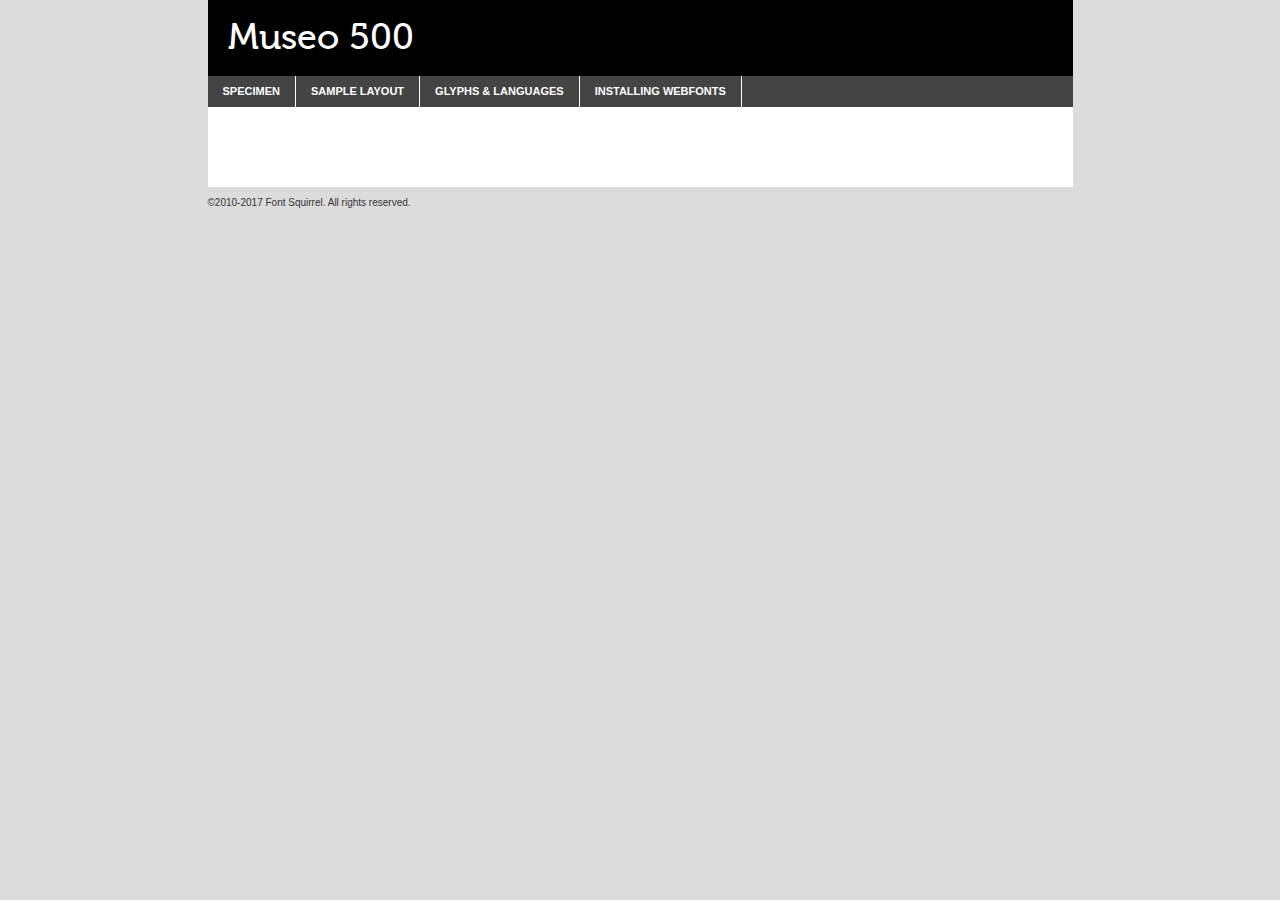
<file: fonts/museo/webfontkit-20180608-022302/museo500-regular-demo.html>
<!DOCTYPE html PUBLIC "-//W3C//DTD XHTML 1.0 Transitional//EN"
	"http://www.w3.org/TR/xhtml1/DTD/xhtml1-transitional.dtd">

<html xmlns="http://www.w3.org/1999/xhtml" xml:lang="en" lang="en">
<head>
	<meta http-equiv="Content-Type" content="text/html; charset=utf-8" />
	<script src="http://ajax.googleapis.com/ajax/libs/jquery/1.7.2/jquery.min.js" type="text/javascript" charset="utf-8"></script>
	<script type="text/javascript">
	(function($){$.fn.easyTabs=function(option){var param=jQuery.extend({fadeSpeed:"fast",defaultContent:1,activeClass:'active'},option);$(this).each(function(){var thisId="#"+this.id;if(param.defaultContent==''){param.defaultContent=1;}
	if(typeof param.defaultContent=="number")
	{var defaultTab=$(thisId+" .tabs li:eq("+(param.defaultContent-1)+") a").attr('href').substr(1);}else{var defaultTab=param.defaultContent;}
	$(thisId+" .tabs li a").each(function(){var tabToHide=$(this).attr('href').substr(1);$("#"+tabToHide).addClass('easytabs-tab-content');});hideAll();changeContent(defaultTab);function hideAll(){$(thisId+" .easytabs-tab-content").hide();}
	function changeContent(tabId){hideAll();$(thisId+" .tabs li").removeClass(param.activeClass);$(thisId+" .tabs li a[href=#"+tabId+"]").closest('li').addClass(param.activeClass);if(param.fadeSpeed!="none")
	{$(thisId+" #"+tabId).fadeIn(param.fadeSpeed);}else{$(thisId+" #"+tabId).show();}}
	$(thisId+" .tabs li").click(function(){var tabId=$(this).find('a').attr('href').substr(1);changeContent(tabId);return false;});});}})(jQuery);
	</script>
	<link rel="stylesheet" href="specimen_files/specimen_stylesheet.css" type="text/css" charset="utf-8" />
	<link rel="stylesheet" href="stylesheet.css" type="text/css" charset="utf-8" />

	<style type="text/css">
					body{
				font-family: 'museo500';
							}
		</style>

	<title>Museo 500 Specimen</title>
	
	
	<script type="text/javascript" charset="utf-8">
		$(document).ready(function() {
			$('#container').easyTabs({defaultContent:1});
		});
	</script>
</head>

<body>
<div id="container">
	<div id="header">
		Museo 500	</div>
	<ul class="tabs">
		<li><a href="#specimen">Specimen</a></li>
		<li><a href="#layout">Sample Layout</a></li>
				<li><a href="#glyphs">Glyphs &amp; Languages</a></li>
		<li><a href="#installing">Installing Webfonts</a></li>
		
	</ul>
	
	<div id="main_content">

		
			<div id="specimen">
		
				<div class="section">
					<div class="grid12 firstcol">
						<div class="huge">AaBb</div>
					</div>
				</div>
		
				<div class="section">
					<div class="glyph_range">A&#x200B;B&#x200b;C&#x200b;D&#x200b;E&#x200b;F&#x200b;G&#x200b;H&#x200b;I&#x200b;J&#x200b;K&#x200b;L&#x200b;M&#x200b;N&#x200b;O&#x200b;P&#x200b;Q&#x200b;R&#x200b;S&#x200b;T&#x200b;U&#x200b;V&#x200b;W&#x200b;X&#x200b;Y&#x200b;Z&#x200b;a&#x200b;b&#x200b;c&#x200b;d&#x200b;e&#x200b;f&#x200b;g&#x200b;h&#x200b;i&#x200b;j&#x200b;k&#x200b;l&#x200b;m&#x200b;n&#x200b;o&#x200b;p&#x200b;q&#x200b;r&#x200b;s&#x200b;t&#x200b;u&#x200b;v&#x200b;w&#x200b;x&#x200b;y&#x200b;z&#x200b;1&#x200b;2&#x200b;3&#x200b;4&#x200b;5&#x200b;6&#x200b;7&#x200b;8&#x200b;9&#x200b;0&#x200b;&amp;&#x200b;.&#x200b;,&#x200b;?&#x200b;!&#x200b;&#64;&#x200b;(&#x200b;)&#x200b;#&#x200b;$&#x200b;%&#x200b;*&#x200b;+&#x200b;-&#x200b;=&#x200b;:&#x200b;;</div>
				</div>
				<div class="section">
					<div class="grid12 firstcol">
						<table class="sample_table">
							<tr><td>10</td><td class="size10">abcdefghijklmnopqrstuvwxyzABCDEFGHIJKLMNOPQRSTUVWXYZ0123456789abcdefghijklmnopqrstuvwxyzABCDEFGHIJKLMNOPQRSTUVWXYZ0123456789abcdefghijklmnopqrstuvwxyzABCDEFGHIJKLMNOPQRSTUVWXYZ</td></tr>
							<tr><td>11</td><td class="size11">abcdefghijklmnopqrstuvwxyzABCDEFGHIJKLMNOPQRSTUVWXYZ0123456789abcdefghijklmnopqrstuvwxyzABCDEFGHIJKLMNOPQRSTUVWXYZ0123456789abcdefghijklmnopqrstuvwxyzABCDEFGHIJKLMNOPQRSTUVWXYZ</td></tr>
							<tr><td>12</td><td class="size12">abcdefghijklmnopqrstuvwxyzABCDEFGHIJKLMNOPQRSTUVWXYZ0123456789abcdefghijklmnopqrstuvwxyzABCDEFGHIJKLMNOPQRSTUVWXYZ0123456789abcdefghijklmnopqrstuvwxyzABCDEFGHIJKLMNOPQRSTUVWXYZ</td></tr>
							<tr><td>13</td><td class="size13">abcdefghijklmnopqrstuvwxyzABCDEFGHIJKLMNOPQRSTUVWXYZ0123456789abcdefghijklmnopqrstuvwxyzABCDEFGHIJKLMNOPQRSTUVWXYZ0123456789abcdefghijklmnopqrstuvwxyzABCDEFGHIJKLMNOPQRSTUVWXYZ</td></tr>
							<tr><td>14</td><td class="size14">abcdefghijklmnopqrstuvwxyzABCDEFGHIJKLMNOPQRSTUVWXYZ0123456789abcdefghijklmnopqrstuvwxyzABCDEFGHIJKLMNOPQRSTUVWXYZ0123456789abcdefghijklmnopqrstuvwxyzABCDEFGHIJKLMNOPQRSTUVWXYZ</td></tr>
							<tr><td>16</td><td class="size16">abcdefghijklmnopqrstuvwxyzABCDEFGHIJKLMNOPQRSTUVWXYZ0123456789abcdefghijklmnopqrstuvwxyzABCDEFGHIJKLMNOPQRSTUVWXYZ</td></tr>
							<tr><td>18</td><td class="size18">abcdefghijklmnopqrstuvwxyzABCDEFGHIJKLMNOPQRSTUVWXYZ0123456789abcdefghijklmnopqrstuvwxyzABCDEFGHIJKLMNOPQRSTUVWXYZ</td></tr>
							<tr><td>20</td><td class="size20">abcdefghijklmnopqrstuvwxyzABCDEFGHIJKLMNOPQRSTUVWXYZ0123456789abcdefghijklmnopqrstuvwxyzABCDEFGHIJKLMNOPQRSTUVWXYZ</td></tr>
							<tr><td>24</td><td class="size24">abcdefghijklmnopqrstuvwxyzABCDEFGHIJKLMNOPQRSTUVWXYZ0123456789abcdefghijklmnopqrstuvwxyzABCDEFGHIJKLMNOPQRSTUVWXYZ</td></tr>
							<tr><td>30</td><td class="size30">abcdefghijklmnopqrstuvwxyzABCDEFGHIJKLMNOPQRSTUVWXYZ0123456789abcdefghijklmnopqrstuvwxyzABCDEFGHIJKLMNOPQRSTUVWXYZ</td></tr>
							<tr><td>36</td><td class="size36">abcdefghijklmnopqrstuvwxyzABCDEFGHIJKLMNOPQRSTUVWXYZ0123456789abcdefghijklmnopqrstuvwxyzABCDEFGHIJKLMNOPQRSTUVWXYZ</td></tr>
							<tr><td>48</td><td class="size48">abcdefghijklmnopqrstuvwxyzABCDEFGHIJKLMNOPQRSTUVWXYZ0123456789abcdefghijklmnopqrstuvwxyzABCDEFGHIJKLMNOPQRSTUVWXYZ</td></tr>
							<tr><td>60</td><td class="size60">abcdefghijklmnopqrstuvwxyzABCDEFGHIJKLMNOPQRSTUVWXYZ0123456789abcdefghijklmnopqrstuvwxyzABCDEFGHIJKLMNOPQRSTUVWXYZ</td></tr>
							<tr><td>72</td><td class="size72">abcdefghijklmnopqrstuvwxyzABCDEFGHIJKLMNOPQRSTUVWXYZ0123456789abcdefghijklmnopqrstuvwxyzABCDEFGHIJKLMNOPQRSTUVWXYZ</td></tr>
							<tr><td>90</td><td class="size90">abcdefghijklmnopqrstuvwxyzABCDEFGHIJKLMNOPQRSTUVWXYZ0123456789abcdefghijklmnopqrstuvwxyzABCDEFGHIJKLMNOPQRSTUVWXYZ</td></tr>
						</table>
				
					</div>
			
				</div>
		
		
		
								<div class="section" id="bodycomparison">


										<div id="xheight">
				<div class="fontbody">&#x25FC;&#x25FC;&#x25FC;&#x25FC;&#x25FC;&#x25FC;&#x25FC;&#x25FC;&#x25FC;&#x25FC;&#x25FC;&#x25FC;&#x25FC;&#x25FC;&#x25FC;&#x25FC;&#x25FC;&#x25FC;&#x25FC;&#x25FC;&#x25FC;&#x25FC;&#x25FC;&#x25FC;&#x25FC;&#x25FC;&#x25FC;&#x25FC;&#x25FC;&#x25FC;&#x25FC;&#x25FC;&#x25FC;&#x25FC;&#x25FC;&#x25FC;&#x25FC;&#x25FC;&#x25FC;&#x25FC;&#x25FC;&#x25FC;&#x25FC;&#x25FC;&#x25FC;&#x25FC;&#x25FC;&#x25FC;&#x25FC;&#x25FC;&#x25FC;&#x25FC;&#x25FC;&#x25FC;&#x25FC;&#x25FC;&#x25FC;&#x25FC;&#x25FC;&#x25FC;&#x25FC;&#x25FC;&#x25FC;&#x25FC;&#x25FC;&#x25FC;&#x25FC;&#x25FC;&#x25FC;&#x25FC;&#x25FC;&#x25FC;&#x25FC;&#x25FC;&#x25FC;&#x25FC;&#x25FC;&#x25FC;&#x25FC;&#x25FC;&#x25FC;&#x25FC;&#x25FC;&#x25FC;&#x25FC;&#x25FC;&#x25FC;&#x25FC;&#x25FC;&#x25FC;&#x25FC;&#x25FC;&#x25FC;&#x25FC;&#x25FC;&#x25FC;&#x25FC;&#x25FC;&#x25FC;body</div><div class="arialbody">body</div><div class="verdanabody">body</div><div class="georgiabody">body</div></div>
										<div class="fontbody" style="z-index:1">
											body<span>Museo 500</span>
										</div>
										<div class="arialbody" style="z-index:1">
											body<span>Arial</span>
										</div>
										<div class="verdanabody" style="z-index:1">
											body<span>Verdana</span>
										</div>
										<div class="georgiabody" style="z-index:1">
											body<span>Georgia</span>
										</div>



								</div>
		
		
				<div class="section psample psample_row1" id="">
					
					<div class="grid2 firstcol">
						<p class="size10"><span>10.</span>Aenean lacinia bibendum nulla sed consectetur. Fusce dapibus, tellus ac cursus commodo, tortor mauris condimentum nibh, ut fermentum massa justo sit amet risus. Nullam id dolor id nibh ultricies vehicula ut id elit. Cum sociis natoque penatibus et magnis dis parturient montes, nascetur ridiculus mus. Nulla vitae elit libero, a pharetra augue.</p>
			
					</div>
					<div class="grid3">
						<p class="size11"><span>11.</span>Aenean lacinia bibendum nulla sed consectetur. Fusce dapibus, tellus ac cursus commodo, tortor mauris condimentum nibh, ut fermentum massa justo sit amet risus. Nullam id dolor id nibh ultricies vehicula ut id elit. Cum sociis natoque penatibus et magnis dis parturient montes, nascetur ridiculus mus. Nulla vitae elit libero, a pharetra augue.</p>
			
					</div>
					<div class="grid3">
						<p class="size12"><span>12.</span>Aenean lacinia bibendum nulla sed consectetur. Fusce dapibus, tellus ac cursus commodo, tortor mauris condimentum nibh, ut fermentum massa justo sit amet risus. Nullam id dolor id nibh ultricies vehicula ut id elit. Cum sociis natoque penatibus et magnis dis parturient montes, nascetur ridiculus mus. Nulla vitae elit libero, a pharetra augue.</p>
			
					</div>
					<div class="grid4">
						<p class="size13"><span>13.</span>Aenean lacinia bibendum nulla sed consectetur. Fusce dapibus, tellus ac cursus commodo, tortor mauris condimentum nibh, ut fermentum massa justo sit amet risus. Nullam id dolor id nibh ultricies vehicula ut id elit. Cum sociis natoque penatibus et magnis dis parturient montes, nascetur ridiculus mus. Nulla vitae elit libero, a pharetra augue.</p>
			
					</div>
					<div class="white_blend"></div>
					
				</div>
				<div class="section psample psample_row2" id="">
					<div class="grid3 firstcol">
						<p class="size14"><span>14.</span>Aenean lacinia bibendum nulla sed consectetur. Fusce dapibus, tellus ac cursus commodo, tortor mauris condimentum nibh, ut fermentum massa justo sit amet risus. Nullam id dolor id nibh ultricies vehicula ut id elit. Cum sociis natoque penatibus et magnis dis parturient montes, nascetur ridiculus mus. Nulla vitae elit libero, a pharetra augue.</p>
			
					</div>
					<div class="grid4">
						<p class="size16"><span>16.</span>Aenean lacinia bibendum nulla sed consectetur. Fusce dapibus, tellus ac cursus commodo, tortor mauris condimentum nibh, ut fermentum massa justo sit amet risus. Nullam id dolor id nibh ultricies vehicula ut id elit. Cum sociis natoque penatibus et magnis dis parturient montes, nascetur ridiculus mus. Nulla vitae elit libero, a pharetra augue.</p>
			
					</div>
					<div class="grid5">
						<p class="size18"><span>18.</span>Aenean lacinia bibendum nulla sed consectetur. Fusce dapibus, tellus ac cursus commodo, tortor mauris condimentum nibh, ut fermentum massa justo sit amet risus. Nullam id dolor id nibh ultricies vehicula ut id elit. Cum sociis natoque penatibus et magnis dis parturient montes, nascetur ridiculus mus. Nulla vitae elit libero, a pharetra augue.</p>
			
					</div>

					<div class="white_blend"></div>

				</div>
				
				<div class="section psample psample_row3" id="">
					<div class="grid5 firstcol">
						<p class="size20"><span>20.</span>Aenean lacinia bibendum nulla sed consectetur. Fusce dapibus, tellus ac cursus commodo, tortor mauris condimentum nibh, ut fermentum massa justo sit amet risus. Nullam id dolor id nibh ultricies vehicula ut id elit. Cum sociis natoque penatibus et magnis dis parturient montes, nascetur ridiculus mus. Nulla vitae elit libero, a pharetra augue.</p>
					</div>
					<div class="grid7">
						<p class="size24"><span>24.</span>Aenean lacinia bibendum nulla sed consectetur. Fusce dapibus, tellus ac cursus commodo, tortor mauris condimentum nibh, ut fermentum massa justo sit amet risus. Nullam id dolor id nibh ultricies vehicula ut id elit. Cum sociis natoque penatibus et magnis dis parturient montes, nascetur ridiculus mus. Nulla vitae elit libero, a pharetra augue.</p>
					</div>
					
					<div class="white_blend"></div>
					
				</div>
				
				<div class="section psample psample_row4" id="">
					<div class="grid12 firstcol">
						<p class="size30"><span>30.</span>Aenean lacinia bibendum nulla sed consectetur. Fusce dapibus, tellus ac cursus commodo, tortor mauris condimentum nibh, ut fermentum massa justo sit amet risus. Nullam id dolor id nibh ultricies vehicula ut id elit. Cum sociis natoque penatibus et magnis dis parturient montes, nascetur ridiculus mus. Nulla vitae elit libero, a pharetra augue.</p>
					</div>
					<div class="white_blend"></div>
					
				</div>
				
				
				
				<div class="section psample psample_row1 fullreverse">
					<div class="grid2 firstcol">
						<p class="size10"><span>10.</span>Aenean lacinia bibendum nulla sed consectetur. Fusce dapibus, tellus ac cursus commodo, tortor mauris condimentum nibh, ut fermentum massa justo sit amet risus. Nullam id dolor id nibh ultricies vehicula ut id elit. Cum sociis natoque penatibus et magnis dis parturient montes, nascetur ridiculus mus. Nulla vitae elit libero, a pharetra augue.</p>
			
					</div>
					<div class="grid3">
						<p class="size11"><span>11.</span>Aenean lacinia bibendum nulla sed consectetur. Fusce dapibus, tellus ac cursus commodo, tortor mauris condimentum nibh, ut fermentum massa justo sit amet risus. Nullam id dolor id nibh ultricies vehicula ut id elit. Cum sociis natoque penatibus et magnis dis parturient montes, nascetur ridiculus mus. Nulla vitae elit libero, a pharetra augue.</p>
			
					</div>
					<div class="grid3">
						<p class="size12"><span>12.</span>Aenean lacinia bibendum nulla sed consectetur. Fusce dapibus, tellus ac cursus commodo, tortor mauris condimentum nibh, ut fermentum massa justo sit amet risus. Nullam id dolor id nibh ultricies vehicula ut id elit. Cum sociis natoque penatibus et magnis dis parturient montes, nascetur ridiculus mus. Nulla vitae elit libero, a pharetra augue.</p>
			
					</div>
					<div class="grid4">
						<p class="size13"><span>13.</span>Aenean lacinia bibendum nulla sed consectetur. Fusce dapibus, tellus ac cursus commodo, tortor mauris condimentum nibh, ut fermentum massa justo sit amet risus. Nullam id dolor id nibh ultricies vehicula ut id elit. Cum sociis natoque penatibus et magnis dis parturient montes, nascetur ridiculus mus. Nulla vitae elit libero, a pharetra augue.</p>
			
					</div>
					<div class="black_blend"></div>
					
				</div>
				
				<div class="section psample psample_row2 fullreverse">
					<div class="grid3 firstcol">
						<p class="size14"><span>14.</span>Aenean lacinia bibendum nulla sed consectetur. Fusce dapibus, tellus ac cursus commodo, tortor mauris condimentum nibh, ut fermentum massa justo sit amet risus. Nullam id dolor id nibh ultricies vehicula ut id elit. Cum sociis natoque penatibus et magnis dis parturient montes, nascetur ridiculus mus. Nulla vitae elit libero, a pharetra augue.</p>
			
					</div>
					<div class="grid4">
						<p class="size16"><span>16.</span>Aenean lacinia bibendum nulla sed consectetur. Fusce dapibus, tellus ac cursus commodo, tortor mauris condimentum nibh, ut fermentum massa justo sit amet risus. Nullam id dolor id nibh ultricies vehicula ut id elit. Cum sociis natoque penatibus et magnis dis parturient montes, nascetur ridiculus mus. Nulla vitae elit libero, a pharetra augue.</p>
			
					</div>
					<div class="grid5">
						<p class="size18"><span>18.</span>Aenean lacinia bibendum nulla sed consectetur. Fusce dapibus, tellus ac cursus commodo, tortor mauris condimentum nibh, ut fermentum massa justo sit amet risus. Nullam id dolor id nibh ultricies vehicula ut id elit. Cum sociis natoque penatibus et magnis dis parturient montes, nascetur ridiculus mus. Nulla vitae elit libero, a pharetra augue.</p>
			
					</div>
					<div class="black_blend"></div>

				</div>
				
				<div class="section psample fullreverse psample_row3" id="">
					<div class="grid5 firstcol">
						<p class="size20"><span>20.</span>Aenean lacinia bibendum nulla sed consectetur. Fusce dapibus, tellus ac cursus commodo, tortor mauris condimentum nibh, ut fermentum massa justo sit amet risus. Nullam id dolor id nibh ultricies vehicula ut id elit. Cum sociis natoque penatibus et magnis dis parturient montes, nascetur ridiculus mus. Nulla vitae elit libero, a pharetra augue.</p>
					</div>
					<div class="grid7">
						<p class="size24"><span>24.</span>Aenean lacinia bibendum nulla sed consectetur. Fusce dapibus, tellus ac cursus commodo, tortor mauris condimentum nibh, ut fermentum massa justo sit amet risus. Nullam id dolor id nibh ultricies vehicula ut id elit. Cum sociis natoque penatibus et magnis dis parturient montes, nascetur ridiculus mus. Nulla vitae elit libero, a pharetra augue.</p>
					</div>
					
					<div class="black_blend"></div>
					
				</div>
				
				<div class="section psample fullreverse psample_row4" id="" style="border-bottom: 20px #000 solid;">
					<div class="grid12 firstcol">
						<p class="size30"><span>30.</span>Aenean lacinia bibendum nulla sed consectetur. Fusce dapibus, tellus ac cursus commodo, tortor mauris condimentum nibh, ut fermentum massa justo sit amet risus. Nullam id dolor id nibh ultricies vehicula ut id elit. Cum sociis natoque penatibus et magnis dis parturient montes, nascetur ridiculus mus. Nulla vitae elit libero, a pharetra augue.</p>
					</div>
					<div class="black_blend"></div>
					
				</div>
				
				
				
				
			</div>
			
			<div id="layout">
				
				<div class="section">
					
					<div class="grid12 firstcol">
						<h1>Lorem Ipsum Dolor</h1>
						<h2>Etiam porta sem malesuada magna mollis euismod</h2>
						
						<p class="byline">By <a href="#link">Aenean Lacinia</a></p>
					</div>
				</div>
				<div class="section">
					<div class="grid8 firstcol">
						<p class="large">Donec sed odio dui. Morbi leo risus, porta ac consectetur ac, vestibulum at eros. Fusce dapibus, tellus ac cursus commodo, tortor mauris condimentum nibh, ut fermentum massa justo sit amet risus. </p>

						
						<h3>Pellentesque ornare sem</h3>

						<p>Maecenas sed diam eget risus varius blandit sit amet non magna. Maecenas faucibus mollis interdum. Donec ullamcorper nulla non metus auctor fringilla. Nullam id dolor id nibh ultricies vehicula ut id elit. Nullam id dolor id nibh ultricies vehicula ut id elit. </p>

						<p>Aenean eu leo quam. Pellentesque ornare sem lacinia quam venenatis vestibulum. Lorem ipsum dolor sit amet, consectetur adipiscing elit. Cum sociis natoque penatibus et magnis dis parturient montes, nascetur ridiculus mus. </p>

						<p>Nulla vitae elit libero, a pharetra augue. Praesent commodo cursus magna, vel scelerisque nisl consectetur et. Aenean lacinia bibendum nulla sed consectetur. </p>

						<p>Nullam quis risus eget urna mollis ornare vel eu leo. Nullam quis risus eget urna mollis ornare vel eu leo. Maecenas sed diam eget risus varius blandit sit amet non magna. Donec ullamcorper nulla non metus auctor fringilla. </p>

						<h3>Cras mattis consectetur</h3>

						<p>Aenean eu leo quam. Pellentesque ornare sem lacinia quam venenatis vestibulum. Aenean lacinia bibendum nulla sed consectetur. Integer posuere erat a ante venenatis dapibus posuere velit aliquet. Cras mattis consectetur purus sit amet fermentum. </p>

						<p>Nullam id dolor id nibh ultricies vehicula ut id elit. Nullam quis risus eget urna mollis ornare vel eu leo. Cras mattis consectetur purus sit amet fermentum.</p>
					</div>
					
					<div class="grid4 sidebar">
						
						<div class="box reverse">
							<p class="last">Nullam quis risus eget urna mollis ornare vel eu leo. Donec ullamcorper nulla non metus auctor fringilla. Cras mattis consectetur purus sit amet fermentum. Sed posuere consectetur est at lobortis. Lorem ipsum dolor sit amet, consectetur adipiscing elit. </p>
						</div>
						
						<p class="caption">Maecenas sed diam eget risus varius.</p>

						<p>Vestibulum id ligula porta felis euismod semper. Integer posuere erat a ante venenatis dapibus posuere velit aliquet. Vestibulum id ligula porta felis euismod semper. Sed posuere consectetur est at lobortis. Maecenas sed diam eget risus varius blandit sit amet non magna. Fusce dapibus, tellus ac cursus commodo, tortor mauris condimentum nibh, ut fermentum massa justo sit amet risus. </p>

					

						<p>Duis mollis, est non commodo luctus, nisi erat porttitor ligula, eget lacinia odio sem nec elit. Aenean lacinia bibendum nulla sed consectetur. Vivamus sagittis lacus vel augue laoreet rutrum faucibus dolor auctor. Aenean lacinia bibendum nulla sed consectetur. Nullam quis risus eget urna mollis ornare vel eu leo. </p>

						<p>Praesent commodo cursus magna, vel scelerisque nisl consectetur et. Donec ullamcorper nulla non metus auctor fringilla. Maecenas faucibus mollis interdum. Fusce dapibus, tellus ac cursus commodo, tortor mauris condimentum nibh, ut fermentum massa justo sit amet risus. </p>

					</div>
				</div>
				
			</div>


			



		<div id="glyphs">
			<div class="section">
				<div class="grid12 firstcol">
			
				<h1>Language Support</h1>
				<p>The subset of Museo 500 in this kit supports the following languages:<br />
			
					Albanian, Basque, Breton, Chamorro, Danish, Dutch, English, Faroese, Finnish, French, Frisian, Galician, German, Icelandic, Italian, Malagasy, Norwegian, Portuguese, Spanish, Alsatian, Aragonese, Arapaho, Arrernte, Asturian, Aymara, Bislama, Cebuano, Corsican, Fijian, French_creole, Genoese, Gilbertese, Greenlandic, Haitian_creole, Hiligaynon, Hmong, Hopi, Ibanag, Iloko_ilokano, Indonesian, Interglossa_glosa, Interlingua, Irish_gaelic, Jerriais, Lojban, Lombard, Luxembourgeois, Manx, Mohawk, Norfolk_pitcairnese, Occitan, Oromo, Pangasinan, Papiamento, Piedmontese, Potawatomi, Rhaeto-romance, Romansh, Rotokas, Sami_lule, Samoan, Sardinian, Scots_gaelic, Seychelles_creole, Shona, Sicilian, Somali, Southern_ndebele, Swahili, Swati_swazi, Tagalog_filipino_pilipino, Tetum, Tok_pisin, Uyghur_latinized, Volapuk, Walloon, Warlpiri, Xhosa, Yapese, Zulu, Latinbasic, Ubasic, Demo				</p>
				<h1>Glyph Chart</h1>
				<p>The subset of Museo 500 in this kit includes all the glyphs listed below. Unicode entities are included above each glyph to help you insert individual characters into your layout.</p>
				<div id="glyph_chart">
			
																				 <div><p>&amp;#32;</p>&#32;</div>
																				 <div><p>&amp;#33;</p>&#33;</div>
																				 <div><p>&amp;#34;</p>&#34;</div>
																				 <div><p>&amp;#35;</p>&#35;</div>
																				 <div><p>&amp;#36;</p>&#36;</div>
																				 <div><p>&amp;#37;</p>&#37;</div>
																				 <div><p>&amp;#38;</p>&#38;</div>
																				 <div><p>&amp;#39;</p>&#39;</div>
																				 <div><p>&amp;#40;</p>&#40;</div>
																				 <div><p>&amp;#41;</p>&#41;</div>
																				 <div><p>&amp;#42;</p>&#42;</div>
																				 <div><p>&amp;#43;</p>&#43;</div>
																				 <div><p>&amp;#44;</p>&#44;</div>
																				 <div><p>&amp;#45;</p>&#45;</div>
																				 <div><p>&amp;#46;</p>&#46;</div>
																				 <div><p>&amp;#47;</p>&#47;</div>
																				 <div><p>&amp;#48;</p>&#48;</div>
																				 <div><p>&amp;#49;</p>&#49;</div>
																				 <div><p>&amp;#50;</p>&#50;</div>
																				 <div><p>&amp;#51;</p>&#51;</div>
																				 <div><p>&amp;#52;</p>&#52;</div>
																				 <div><p>&amp;#53;</p>&#53;</div>
																				 <div><p>&amp;#54;</p>&#54;</div>
																				 <div><p>&amp;#55;</p>&#55;</div>
																				 <div><p>&amp;#56;</p>&#56;</div>
																				 <div><p>&amp;#57;</p>&#57;</div>
																				 <div><p>&amp;#58;</p>&#58;</div>
																				 <div><p>&amp;#59;</p>&#59;</div>
																				 <div><p>&amp;#60;</p>&#60;</div>
																				 <div><p>&amp;#61;</p>&#61;</div>
																				 <div><p>&amp;#62;</p>&#62;</div>
																				 <div><p>&amp;#63;</p>&#63;</div>
																				 <div><p>&amp;#64;</p>&#64;</div>
																				 <div><p>&amp;#65;</p>&#65;</div>
																				 <div><p>&amp;#66;</p>&#66;</div>
																				 <div><p>&amp;#67;</p>&#67;</div>
																				 <div><p>&amp;#68;</p>&#68;</div>
																				 <div><p>&amp;#69;</p>&#69;</div>
																				 <div><p>&amp;#70;</p>&#70;</div>
																				 <div><p>&amp;#71;</p>&#71;</div>
																				 <div><p>&amp;#72;</p>&#72;</div>
																				 <div><p>&amp;#73;</p>&#73;</div>
																				 <div><p>&amp;#74;</p>&#74;</div>
																				 <div><p>&amp;#75;</p>&#75;</div>
																				 <div><p>&amp;#76;</p>&#76;</div>
																				 <div><p>&amp;#77;</p>&#77;</div>
																				 <div><p>&amp;#78;</p>&#78;</div>
																				 <div><p>&amp;#79;</p>&#79;</div>
																				 <div><p>&amp;#80;</p>&#80;</div>
																				 <div><p>&amp;#81;</p>&#81;</div>
																				 <div><p>&amp;#82;</p>&#82;</div>
																				 <div><p>&amp;#83;</p>&#83;</div>
																				 <div><p>&amp;#84;</p>&#84;</div>
																				 <div><p>&amp;#85;</p>&#85;</div>
																				 <div><p>&amp;#86;</p>&#86;</div>
																				 <div><p>&amp;#87;</p>&#87;</div>
																				 <div><p>&amp;#88;</p>&#88;</div>
																				 <div><p>&amp;#89;</p>&#89;</div>
																				 <div><p>&amp;#90;</p>&#90;</div>
																				 <div><p>&amp;#91;</p>&#91;</div>
																				 <div><p>&amp;#92;</p>&#92;</div>
																				 <div><p>&amp;#93;</p>&#93;</div>
																				 <div><p>&amp;#94;</p>&#94;</div>
																				 <div><p>&amp;#95;</p>&#95;</div>
																				 <div><p>&amp;#96;</p>&#96;</div>
																				 <div><p>&amp;#97;</p>&#97;</div>
																				 <div><p>&amp;#98;</p>&#98;</div>
																				 <div><p>&amp;#99;</p>&#99;</div>
																				 <div><p>&amp;#100;</p>&#100;</div>
																				 <div><p>&amp;#101;</p>&#101;</div>
																				 <div><p>&amp;#102;</p>&#102;</div>
																				 <div><p>&amp;#103;</p>&#103;</div>
																				 <div><p>&amp;#104;</p>&#104;</div>
																				 <div><p>&amp;#105;</p>&#105;</div>
																				 <div><p>&amp;#106;</p>&#106;</div>
																				 <div><p>&amp;#107;</p>&#107;</div>
																				 <div><p>&amp;#108;</p>&#108;</div>
																				 <div><p>&amp;#109;</p>&#109;</div>
																				 <div><p>&amp;#110;</p>&#110;</div>
																				 <div><p>&amp;#111;</p>&#111;</div>
																				 <div><p>&amp;#112;</p>&#112;</div>
																				 <div><p>&amp;#113;</p>&#113;</div>
																				 <div><p>&amp;#114;</p>&#114;</div>
																				 <div><p>&amp;#115;</p>&#115;</div>
																				 <div><p>&amp;#116;</p>&#116;</div>
																				 <div><p>&amp;#117;</p>&#117;</div>
																				 <div><p>&amp;#118;</p>&#118;</div>
																				 <div><p>&amp;#119;</p>&#119;</div>
																				 <div><p>&amp;#120;</p>&#120;</div>
																				 <div><p>&amp;#121;</p>&#121;</div>
																				 <div><p>&amp;#122;</p>&#122;</div>
																				 <div><p>&amp;#123;</p>&#123;</div>
																				 <div><p>&amp;#124;</p>&#124;</div>
																				 <div><p>&amp;#125;</p>&#125;</div>
																				 <div><p>&amp;#126;</p>&#126;</div>
																				 <div><p>&amp;#160;</p>&#160;</div>
																				 <div><p>&amp;#161;</p>&#161;</div>
																				 <div><p>&amp;#162;</p>&#162;</div>
																				 <div><p>&amp;#163;</p>&#163;</div>
																				 <div><p>&amp;#165;</p>&#165;</div>
																				 <div><p>&amp;#167;</p>&#167;</div>
																				 <div><p>&amp;#168;</p>&#168;</div>
																				 <div><p>&amp;#169;</p>&#169;</div>
																				 <div><p>&amp;#170;</p>&#170;</div>
																				 <div><p>&amp;#171;</p>&#171;</div>
																				 <div><p>&amp;#172;</p>&#172;</div>
																				 <div><p>&amp;#173;</p>&#173;</div>
																				 <div><p>&amp;#174;</p>&#174;</div>
																				 <div><p>&amp;#175;</p>&#175;</div>
																				 <div><p>&amp;#176;</p>&#176;</div>
																				 <div><p>&amp;#177;</p>&#177;</div>
																				 <div><p>&amp;#178;</p>&#178;</div>
																				 <div><p>&amp;#179;</p>&#179;</div>
																				 <div><p>&amp;#180;</p>&#180;</div>
																				 <div><p>&amp;#181;</p>&#181;</div>
																				 <div><p>&amp;#182;</p>&#182;</div>
																				 <div><p>&amp;#183;</p>&#183;</div>
																				 <div><p>&amp;#184;</p>&#184;</div>
																				 <div><p>&amp;#185;</p>&#185;</div>
																				 <div><p>&amp;#186;</p>&#186;</div>
																				 <div><p>&amp;#187;</p>&#187;</div>
																				 <div><p>&amp;#188;</p>&#188;</div>
																				 <div><p>&amp;#189;</p>&#189;</div>
																				 <div><p>&amp;#190;</p>&#190;</div>
																				 <div><p>&amp;#191;</p>&#191;</div>
																				 <div><p>&amp;#192;</p>&#192;</div>
																				 <div><p>&amp;#193;</p>&#193;</div>
																				 <div><p>&amp;#194;</p>&#194;</div>
																				 <div><p>&amp;#195;</p>&#195;</div>
																				 <div><p>&amp;#196;</p>&#196;</div>
																				 <div><p>&amp;#197;</p>&#197;</div>
																				 <div><p>&amp;#198;</p>&#198;</div>
																				 <div><p>&amp;#199;</p>&#199;</div>
																				 <div><p>&amp;#200;</p>&#200;</div>
																				 <div><p>&amp;#201;</p>&#201;</div>
																				 <div><p>&amp;#202;</p>&#202;</div>
																				 <div><p>&amp;#203;</p>&#203;</div>
																				 <div><p>&amp;#204;</p>&#204;</div>
																				 <div><p>&amp;#205;</p>&#205;</div>
																				 <div><p>&amp;#206;</p>&#206;</div>
																				 <div><p>&amp;#207;</p>&#207;</div>
																				 <div><p>&amp;#208;</p>&#208;</div>
																				 <div><p>&amp;#209;</p>&#209;</div>
																				 <div><p>&amp;#210;</p>&#210;</div>
																				 <div><p>&amp;#211;</p>&#211;</div>
																				 <div><p>&amp;#212;</p>&#212;</div>
																				 <div><p>&amp;#213;</p>&#213;</div>
																				 <div><p>&amp;#214;</p>&#214;</div>
																				 <div><p>&amp;#215;</p>&#215;</div>
																				 <div><p>&amp;#216;</p>&#216;</div>
																				 <div><p>&amp;#217;</p>&#217;</div>
																				 <div><p>&amp;#218;</p>&#218;</div>
																				 <div><p>&amp;#219;</p>&#219;</div>
																				 <div><p>&amp;#220;</p>&#220;</div>
																				 <div><p>&amp;#221;</p>&#221;</div>
																				 <div><p>&amp;#222;</p>&#222;</div>
																				 <div><p>&amp;#223;</p>&#223;</div>
																				 <div><p>&amp;#224;</p>&#224;</div>
																				 <div><p>&amp;#225;</p>&#225;</div>
																				 <div><p>&amp;#226;</p>&#226;</div>
																				 <div><p>&amp;#227;</p>&#227;</div>
																				 <div><p>&amp;#228;</p>&#228;</div>
																				 <div><p>&amp;#229;</p>&#229;</div>
																				 <div><p>&amp;#230;</p>&#230;</div>
																				 <div><p>&amp;#231;</p>&#231;</div>
																				 <div><p>&amp;#232;</p>&#232;</div>
																				 <div><p>&amp;#233;</p>&#233;</div>
																				 <div><p>&amp;#234;</p>&#234;</div>
																				 <div><p>&amp;#235;</p>&#235;</div>
																				 <div><p>&amp;#236;</p>&#236;</div>
																				 <div><p>&amp;#237;</p>&#237;</div>
																				 <div><p>&amp;#238;</p>&#238;</div>
																				 <div><p>&amp;#239;</p>&#239;</div>
																				 <div><p>&amp;#240;</p>&#240;</div>
																				 <div><p>&amp;#241;</p>&#241;</div>
																				 <div><p>&amp;#242;</p>&#242;</div>
																				 <div><p>&amp;#243;</p>&#243;</div>
																				 <div><p>&amp;#244;</p>&#244;</div>
																				 <div><p>&amp;#245;</p>&#245;</div>
																				 <div><p>&amp;#246;</p>&#246;</div>
																				 <div><p>&amp;#247;</p>&#247;</div>
																				 <div><p>&amp;#248;</p>&#248;</div>
																				 <div><p>&amp;#249;</p>&#249;</div>
																				 <div><p>&amp;#250;</p>&#250;</div>
																				 <div><p>&amp;#251;</p>&#251;</div>
																				 <div><p>&amp;#252;</p>&#252;</div>
																				 <div><p>&amp;#253;</p>&#253;</div>
																				 <div><p>&amp;#254;</p>&#254;</div>
																				 <div><p>&amp;#255;</p>&#255;</div>
																				 <div><p>&amp;#338;</p>&#338;</div>
																				 <div><p>&amp;#339;</p>&#339;</div>
																				 <div><p>&amp;#376;</p>&#376;</div>
																				 <div><p>&amp;#710;</p>&#710;</div>
																				 <div><p>&amp;#732;</p>&#732;</div>
																				 <div><p>&amp;#8192;</p>&#8192;</div>
																				 <div><p>&amp;#8193;</p>&#8193;</div>
																				 <div><p>&amp;#8194;</p>&#8194;</div>
																				 <div><p>&amp;#8195;</p>&#8195;</div>
																				 <div><p>&amp;#8196;</p>&#8196;</div>
																				 <div><p>&amp;#8197;</p>&#8197;</div>
																				 <div><p>&amp;#8198;</p>&#8198;</div>
																				 <div><p>&amp;#8199;</p>&#8199;</div>
																				 <div><p>&amp;#8200;</p>&#8200;</div>
																				 <div><p>&amp;#8201;</p>&#8201;</div>
																				 <div><p>&amp;#8202;</p>&#8202;</div>
																				 <div><p>&amp;#8208;</p>&#8208;</div>
																				 <div><p>&amp;#8209;</p>&#8209;</div>
																				 <div><p>&amp;#8210;</p>&#8210;</div>
																				 <div><p>&amp;#8211;</p>&#8211;</div>
																				 <div><p>&amp;#8212;</p>&#8212;</div>
																				 <div><p>&amp;#8216;</p>&#8216;</div>
																				 <div><p>&amp;#8217;</p>&#8217;</div>
																				 <div><p>&amp;#8218;</p>&#8218;</div>
																				 <div><p>&amp;#8220;</p>&#8220;</div>
																				 <div><p>&amp;#8221;</p>&#8221;</div>
																				 <div><p>&amp;#8222;</p>&#8222;</div>
																				 <div><p>&amp;#8226;</p>&#8226;</div>
																				 <div><p>&amp;#8230;</p>&#8230;</div>
																				 <div><p>&amp;#8239;</p>&#8239;</div>
																				 <div><p>&amp;#8249;</p>&#8249;</div>
																				 <div><p>&amp;#8250;</p>&#8250;</div>
																				 <div><p>&amp;#8287;</p>&#8287;</div>
																				 <div><p>&amp;#8364;</p>&#8364;</div>
																				 <div><p>&amp;#8482;</p>&#8482;</div>
																				 <div><p>&amp;#9724;</p>&#9724;</div>
																				 <div><p>&amp;#64257;</p>&#64257;</div>
																				 <div><p>&amp;#64258;</p>&#64258;</div>
																				 <div><p>&amp;#64259;</p>&#64259;</div>
																				 <div><p>&amp;#64260;</p>&#64260;</div>
																																																</div>	
				</div>
		
		
			</div>
		</div>
		
		
		<div id="specs">
			
		</div>
	
		<div id="installing">
			<div class="section">
				<div class="grid7 firstcol">
					<h1>Installing Webfonts</h1>
					
					<p>Webfonts are supported by all major browser platforms but not all in the same way. There are currently four different font formats that must be included in order to target all browsers. This includes TTF, WOFF, EOT and SVG.</p>
					
					<h2>1. Upload your webfonts</h2>
					<p>You must upload your webfont kit to your website. They should be in or near the same directory as your CSS files.</p>
					
					<h2>2. Include the webfont stylesheet</h2>
					<p>A special CSS @font-face declaration helps the various browsers select the appropriate font it needs without causing you a bunch of headaches. Learn more about this syntax by reading the <a href="https://www.fontspring.com/blog/further-hardening-of-the-bulletproof-syntax">Fontspring blog post</a> about it. The code for it is as follows:</p>


<code>
@font-face{ 
	font-family: 'MyWebFont';
	src: url('WebFont.eot');
	src: url('WebFont.eot?#iefix') format('embedded-opentype'),
	     url('WebFont.woff') format('woff'),
	     url('WebFont.ttf') format('truetype'),
	     url('WebFont.svg#webfont') format('svg');
}
</code>

	<p>We've already gone ahead and generated the code for you. All you have to do is link to the stylesheet in your HTML, like this:</p>
	<code>&lt;link rel=&quot;stylesheet&quot; href=&quot;stylesheet.css&quot; type=&quot;text/css&quot; charset=&quot;utf-8&quot; /&gt;</code>

					<h2>3. Modify your own stylesheet</h2>
					<p>To take advantage of your new fonts, you must tell your stylesheet to use them. Look at the original @font-face declaration above and find the property called "font-family." The name linked there will be what you use to reference the font. Prepend that webfont name to the font stack in the "font-family" property, inside the selector you want to change. For example:</p>
<code>p { font-family: 'WebFont', Arial, sans-serif; }</code>

<h2>4. Test</h2>
<p>Getting webfonts to work cross-browser <em>can</em> be tricky. Use the information in the sidebar to help you if you find that fonts aren't loading in a particular browser.</p>
				</div>
				
				<div class="grid5 sidebar">
					<div class="box">
						<h2>Troubleshooting<br />Font-Face Problems</h2>
						<p>Having trouble getting your webfonts to load in your new website? Here are some tips to sort out what might be the problem.</p>

						<h3>Fonts not showing in any browser</h3>

						<p>This sounds like you need to work on the plumbing. You either did not upload the fonts to the correct directory, or you did not link the fonts properly in the CSS. If you've confirmed that all this is correct and you still have a problem, take a look at your .htaccess file and see if requests are getting intercepted.</p>

						<h3>Fonts not loading in iPhone or iPad</h3>

						<p>The most common problem here is that you are serving the fonts from an IIS server. IIS refuses to serve files that have unknown MIME types. If that is the case, you must set the MIME type for SVG to "image/svg+xml" in the server settings. Follow these instructions from Microsoft if you need help.</p>

						<h3>Fonts not loading in Firefox</h3>

						<p>The primary reason for this failure? You are still using a version Firefox older than 3.5. So upgrade already! If that isn't it, then you are very likely serving fonts from a different domain. Firefox requires that all font assets be served from the same domain. Lastly it is possible that you need to add WOFF to your list of MIME types (if you are serving via IIS.)</p>

						<h3>Fonts not loading in IE</h3>

						<p>Are you looking at Internet Explorer on an actual Windows machine or are you cheating by using a service like Adobe BrowserLab? Many of these screenshot services do not render @font-face for IE. Best to test it on a real machine.</p>

						<h3>Fonts not loading in IE9</h3>

						<p>IE9, like Firefox, requires that fonts be served from the same domain as the website. Make sure that is the case.</p>
					</div>
				</div>
			</div>
			
		</div>
	
	</div>
	<div id="footer">
		<p>&copy;2010-2017 Font Squirrel. All rights reserved.</p>
	</div>
</div>
</body>
</html>
</file>
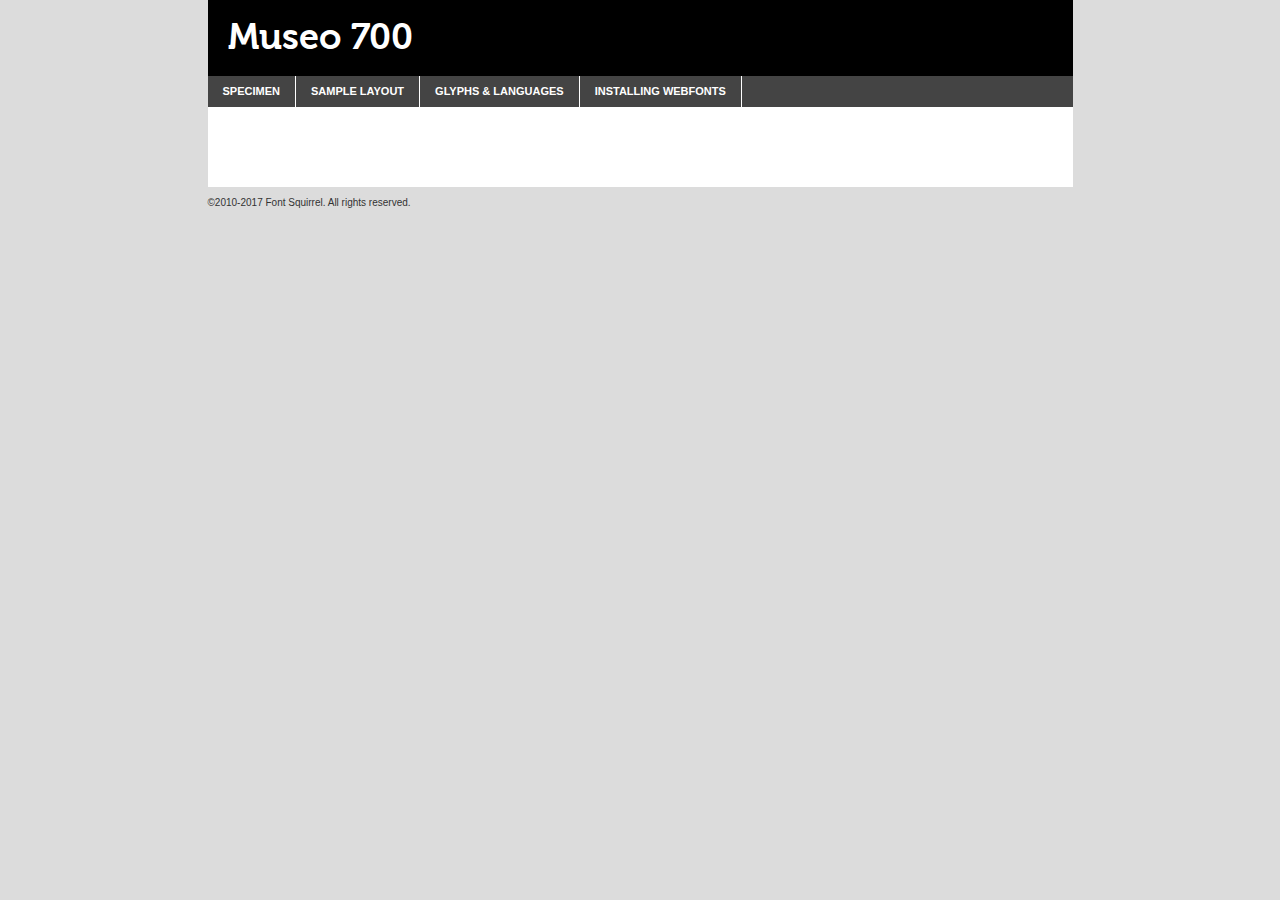
<file: fonts/museo/webfontkit-20180608-022302/museo700-regular-demo.html>
<!DOCTYPE html PUBLIC "-//W3C//DTD XHTML 1.0 Transitional//EN"
	"http://www.w3.org/TR/xhtml1/DTD/xhtml1-transitional.dtd">

<html xmlns="http://www.w3.org/1999/xhtml" xml:lang="en" lang="en">
<head>
	<meta http-equiv="Content-Type" content="text/html; charset=utf-8" />
	<script src="http://ajax.googleapis.com/ajax/libs/jquery/1.7.2/jquery.min.js" type="text/javascript" charset="utf-8"></script>
	<script type="text/javascript">
	(function($){$.fn.easyTabs=function(option){var param=jQuery.extend({fadeSpeed:"fast",defaultContent:1,activeClass:'active'},option);$(this).each(function(){var thisId="#"+this.id;if(param.defaultContent==''){param.defaultContent=1;}
	if(typeof param.defaultContent=="number")
	{var defaultTab=$(thisId+" .tabs li:eq("+(param.defaultContent-1)+") a").attr('href').substr(1);}else{var defaultTab=param.defaultContent;}
	$(thisId+" .tabs li a").each(function(){var tabToHide=$(this).attr('href').substr(1);$("#"+tabToHide).addClass('easytabs-tab-content');});hideAll();changeContent(defaultTab);function hideAll(){$(thisId+" .easytabs-tab-content").hide();}
	function changeContent(tabId){hideAll();$(thisId+" .tabs li").removeClass(param.activeClass);$(thisId+" .tabs li a[href=#"+tabId+"]").closest('li').addClass(param.activeClass);if(param.fadeSpeed!="none")
	{$(thisId+" #"+tabId).fadeIn(param.fadeSpeed);}else{$(thisId+" #"+tabId).show();}}
	$(thisId+" .tabs li").click(function(){var tabId=$(this).find('a').attr('href').substr(1);changeContent(tabId);return false;});});}})(jQuery);
	</script>
	<link rel="stylesheet" href="specimen_files/specimen_stylesheet.css" type="text/css" charset="utf-8" />
	<link rel="stylesheet" href="stylesheet.css" type="text/css" charset="utf-8" />

	<style type="text/css">
					body{
				font-family: 'museo700';
							}
		</style>

	<title>Museo 700 Specimen</title>
	
	
	<script type="text/javascript" charset="utf-8">
		$(document).ready(function() {
			$('#container').easyTabs({defaultContent:1});
		});
	</script>
</head>

<body>
<div id="container">
	<div id="header">
		Museo 700	</div>
	<ul class="tabs">
		<li><a href="#specimen">Specimen</a></li>
		<li><a href="#layout">Sample Layout</a></li>
				<li><a href="#glyphs">Glyphs &amp; Languages</a></li>
		<li><a href="#installing">Installing Webfonts</a></li>
		
	</ul>
	
	<div id="main_content">

		
			<div id="specimen">
		
				<div class="section">
					<div class="grid12 firstcol">
						<div class="huge">AaBb</div>
					</div>
				</div>
		
				<div class="section">
					<div class="glyph_range">A&#x200B;B&#x200b;C&#x200b;D&#x200b;E&#x200b;F&#x200b;G&#x200b;H&#x200b;I&#x200b;J&#x200b;K&#x200b;L&#x200b;M&#x200b;N&#x200b;O&#x200b;P&#x200b;Q&#x200b;R&#x200b;S&#x200b;T&#x200b;U&#x200b;V&#x200b;W&#x200b;X&#x200b;Y&#x200b;Z&#x200b;a&#x200b;b&#x200b;c&#x200b;d&#x200b;e&#x200b;f&#x200b;g&#x200b;h&#x200b;i&#x200b;j&#x200b;k&#x200b;l&#x200b;m&#x200b;n&#x200b;o&#x200b;p&#x200b;q&#x200b;r&#x200b;s&#x200b;t&#x200b;u&#x200b;v&#x200b;w&#x200b;x&#x200b;y&#x200b;z&#x200b;1&#x200b;2&#x200b;3&#x200b;4&#x200b;5&#x200b;6&#x200b;7&#x200b;8&#x200b;9&#x200b;0&#x200b;&amp;&#x200b;.&#x200b;,&#x200b;?&#x200b;!&#x200b;&#64;&#x200b;(&#x200b;)&#x200b;#&#x200b;$&#x200b;%&#x200b;*&#x200b;+&#x200b;-&#x200b;=&#x200b;:&#x200b;;</div>
				</div>
				<div class="section">
					<div class="grid12 firstcol">
						<table class="sample_table">
							<tr><td>10</td><td class="size10">abcdefghijklmnopqrstuvwxyzABCDEFGHIJKLMNOPQRSTUVWXYZ0123456789abcdefghijklmnopqrstuvwxyzABCDEFGHIJKLMNOPQRSTUVWXYZ0123456789abcdefghijklmnopqrstuvwxyzABCDEFGHIJKLMNOPQRSTUVWXYZ</td></tr>
							<tr><td>11</td><td class="size11">abcdefghijklmnopqrstuvwxyzABCDEFGHIJKLMNOPQRSTUVWXYZ0123456789abcdefghijklmnopqrstuvwxyzABCDEFGHIJKLMNOPQRSTUVWXYZ0123456789abcdefghijklmnopqrstuvwxyzABCDEFGHIJKLMNOPQRSTUVWXYZ</td></tr>
							<tr><td>12</td><td class="size12">abcdefghijklmnopqrstuvwxyzABCDEFGHIJKLMNOPQRSTUVWXYZ0123456789abcdefghijklmnopqrstuvwxyzABCDEFGHIJKLMNOPQRSTUVWXYZ0123456789abcdefghijklmnopqrstuvwxyzABCDEFGHIJKLMNOPQRSTUVWXYZ</td></tr>
							<tr><td>13</td><td class="size13">abcdefghijklmnopqrstuvwxyzABCDEFGHIJKLMNOPQRSTUVWXYZ0123456789abcdefghijklmnopqrstuvwxyzABCDEFGHIJKLMNOPQRSTUVWXYZ0123456789abcdefghijklmnopqrstuvwxyzABCDEFGHIJKLMNOPQRSTUVWXYZ</td></tr>
							<tr><td>14</td><td class="size14">abcdefghijklmnopqrstuvwxyzABCDEFGHIJKLMNOPQRSTUVWXYZ0123456789abcdefghijklmnopqrstuvwxyzABCDEFGHIJKLMNOPQRSTUVWXYZ0123456789abcdefghijklmnopqrstuvwxyzABCDEFGHIJKLMNOPQRSTUVWXYZ</td></tr>
							<tr><td>16</td><td class="size16">abcdefghijklmnopqrstuvwxyzABCDEFGHIJKLMNOPQRSTUVWXYZ0123456789abcdefghijklmnopqrstuvwxyzABCDEFGHIJKLMNOPQRSTUVWXYZ</td></tr>
							<tr><td>18</td><td class="size18">abcdefghijklmnopqrstuvwxyzABCDEFGHIJKLMNOPQRSTUVWXYZ0123456789abcdefghijklmnopqrstuvwxyzABCDEFGHIJKLMNOPQRSTUVWXYZ</td></tr>
							<tr><td>20</td><td class="size20">abcdefghijklmnopqrstuvwxyzABCDEFGHIJKLMNOPQRSTUVWXYZ0123456789abcdefghijklmnopqrstuvwxyzABCDEFGHIJKLMNOPQRSTUVWXYZ</td></tr>
							<tr><td>24</td><td class="size24">abcdefghijklmnopqrstuvwxyzABCDEFGHIJKLMNOPQRSTUVWXYZ0123456789abcdefghijklmnopqrstuvwxyzABCDEFGHIJKLMNOPQRSTUVWXYZ</td></tr>
							<tr><td>30</td><td class="size30">abcdefghijklmnopqrstuvwxyzABCDEFGHIJKLMNOPQRSTUVWXYZ0123456789abcdefghijklmnopqrstuvwxyzABCDEFGHIJKLMNOPQRSTUVWXYZ</td></tr>
							<tr><td>36</td><td class="size36">abcdefghijklmnopqrstuvwxyzABCDEFGHIJKLMNOPQRSTUVWXYZ0123456789abcdefghijklmnopqrstuvwxyzABCDEFGHIJKLMNOPQRSTUVWXYZ</td></tr>
							<tr><td>48</td><td class="size48">abcdefghijklmnopqrstuvwxyzABCDEFGHIJKLMNOPQRSTUVWXYZ0123456789abcdefghijklmnopqrstuvwxyzABCDEFGHIJKLMNOPQRSTUVWXYZ</td></tr>
							<tr><td>60</td><td class="size60">abcdefghijklmnopqrstuvwxyzABCDEFGHIJKLMNOPQRSTUVWXYZ0123456789abcdefghijklmnopqrstuvwxyzABCDEFGHIJKLMNOPQRSTUVWXYZ</td></tr>
							<tr><td>72</td><td class="size72">abcdefghijklmnopqrstuvwxyzABCDEFGHIJKLMNOPQRSTUVWXYZ0123456789abcdefghijklmnopqrstuvwxyzABCDEFGHIJKLMNOPQRSTUVWXYZ</td></tr>
							<tr><td>90</td><td class="size90">abcdefghijklmnopqrstuvwxyzABCDEFGHIJKLMNOPQRSTUVWXYZ0123456789abcdefghijklmnopqrstuvwxyzABCDEFGHIJKLMNOPQRSTUVWXYZ</td></tr>
						</table>
				
					</div>
			
				</div>
		
		
		
								<div class="section" id="bodycomparison">


										<div id="xheight">
				<div class="fontbody">&#x25FC;&#x25FC;&#x25FC;&#x25FC;&#x25FC;&#x25FC;&#x25FC;&#x25FC;&#x25FC;&#x25FC;&#x25FC;&#x25FC;&#x25FC;&#x25FC;&#x25FC;&#x25FC;&#x25FC;&#x25FC;&#x25FC;&#x25FC;&#x25FC;&#x25FC;&#x25FC;&#x25FC;&#x25FC;&#x25FC;&#x25FC;&#x25FC;&#x25FC;&#x25FC;&#x25FC;&#x25FC;&#x25FC;&#x25FC;&#x25FC;&#x25FC;&#x25FC;&#x25FC;&#x25FC;&#x25FC;&#x25FC;&#x25FC;&#x25FC;&#x25FC;&#x25FC;&#x25FC;&#x25FC;&#x25FC;&#x25FC;&#x25FC;&#x25FC;&#x25FC;&#x25FC;&#x25FC;&#x25FC;&#x25FC;&#x25FC;&#x25FC;&#x25FC;&#x25FC;&#x25FC;&#x25FC;&#x25FC;&#x25FC;&#x25FC;&#x25FC;&#x25FC;&#x25FC;&#x25FC;&#x25FC;&#x25FC;&#x25FC;&#x25FC;&#x25FC;&#x25FC;&#x25FC;&#x25FC;&#x25FC;&#x25FC;&#x25FC;&#x25FC;&#x25FC;&#x25FC;&#x25FC;&#x25FC;&#x25FC;&#x25FC;&#x25FC;&#x25FC;&#x25FC;&#x25FC;&#x25FC;&#x25FC;&#x25FC;&#x25FC;&#x25FC;&#x25FC;&#x25FC;&#x25FC;body</div><div class="arialbody">body</div><div class="verdanabody">body</div><div class="georgiabody">body</div></div>
										<div class="fontbody" style="z-index:1">
											body<span>Museo 700</span>
										</div>
										<div class="arialbody" style="z-index:1">
											body<span>Arial</span>
										</div>
										<div class="verdanabody" style="z-index:1">
											body<span>Verdana</span>
										</div>
										<div class="georgiabody" style="z-index:1">
											body<span>Georgia</span>
										</div>



								</div>
		
		
				<div class="section psample psample_row1" id="">
					
					<div class="grid2 firstcol">
						<p class="size10"><span>10.</span>Aenean lacinia bibendum nulla sed consectetur. Fusce dapibus, tellus ac cursus commodo, tortor mauris condimentum nibh, ut fermentum massa justo sit amet risus. Nullam id dolor id nibh ultricies vehicula ut id elit. Cum sociis natoque penatibus et magnis dis parturient montes, nascetur ridiculus mus. Nulla vitae elit libero, a pharetra augue.</p>
			
					</div>
					<div class="grid3">
						<p class="size11"><span>11.</span>Aenean lacinia bibendum nulla sed consectetur. Fusce dapibus, tellus ac cursus commodo, tortor mauris condimentum nibh, ut fermentum massa justo sit amet risus. Nullam id dolor id nibh ultricies vehicula ut id elit. Cum sociis natoque penatibus et magnis dis parturient montes, nascetur ridiculus mus. Nulla vitae elit libero, a pharetra augue.</p>
			
					</div>
					<div class="grid3">
						<p class="size12"><span>12.</span>Aenean lacinia bibendum nulla sed consectetur. Fusce dapibus, tellus ac cursus commodo, tortor mauris condimentum nibh, ut fermentum massa justo sit amet risus. Nullam id dolor id nibh ultricies vehicula ut id elit. Cum sociis natoque penatibus et magnis dis parturient montes, nascetur ridiculus mus. Nulla vitae elit libero, a pharetra augue.</p>
			
					</div>
					<div class="grid4">
						<p class="size13"><span>13.</span>Aenean lacinia bibendum nulla sed consectetur. Fusce dapibus, tellus ac cursus commodo, tortor mauris condimentum nibh, ut fermentum massa justo sit amet risus. Nullam id dolor id nibh ultricies vehicula ut id elit. Cum sociis natoque penatibus et magnis dis parturient montes, nascetur ridiculus mus. Nulla vitae elit libero, a pharetra augue.</p>
			
					</div>
					<div class="white_blend"></div>
					
				</div>
				<div class="section psample psample_row2" id="">
					<div class="grid3 firstcol">
						<p class="size14"><span>14.</span>Aenean lacinia bibendum nulla sed consectetur. Fusce dapibus, tellus ac cursus commodo, tortor mauris condimentum nibh, ut fermentum massa justo sit amet risus. Nullam id dolor id nibh ultricies vehicula ut id elit. Cum sociis natoque penatibus et magnis dis parturient montes, nascetur ridiculus mus. Nulla vitae elit libero, a pharetra augue.</p>
			
					</div>
					<div class="grid4">
						<p class="size16"><span>16.</span>Aenean lacinia bibendum nulla sed consectetur. Fusce dapibus, tellus ac cursus commodo, tortor mauris condimentum nibh, ut fermentum massa justo sit amet risus. Nullam id dolor id nibh ultricies vehicula ut id elit. Cum sociis natoque penatibus et magnis dis parturient montes, nascetur ridiculus mus. Nulla vitae elit libero, a pharetra augue.</p>
			
					</div>
					<div class="grid5">
						<p class="size18"><span>18.</span>Aenean lacinia bibendum nulla sed consectetur. Fusce dapibus, tellus ac cursus commodo, tortor mauris condimentum nibh, ut fermentum massa justo sit amet risus. Nullam id dolor id nibh ultricies vehicula ut id elit. Cum sociis natoque penatibus et magnis dis parturient montes, nascetur ridiculus mus. Nulla vitae elit libero, a pharetra augue.</p>
			
					</div>

					<div class="white_blend"></div>

				</div>
				
				<div class="section psample psample_row3" id="">
					<div class="grid5 firstcol">
						<p class="size20"><span>20.</span>Aenean lacinia bibendum nulla sed consectetur. Fusce dapibus, tellus ac cursus commodo, tortor mauris condimentum nibh, ut fermentum massa justo sit amet risus. Nullam id dolor id nibh ultricies vehicula ut id elit. Cum sociis natoque penatibus et magnis dis parturient montes, nascetur ridiculus mus. Nulla vitae elit libero, a pharetra augue.</p>
					</div>
					<div class="grid7">
						<p class="size24"><span>24.</span>Aenean lacinia bibendum nulla sed consectetur. Fusce dapibus, tellus ac cursus commodo, tortor mauris condimentum nibh, ut fermentum massa justo sit amet risus. Nullam id dolor id nibh ultricies vehicula ut id elit. Cum sociis natoque penatibus et magnis dis parturient montes, nascetur ridiculus mus. Nulla vitae elit libero, a pharetra augue.</p>
					</div>
					
					<div class="white_blend"></div>
					
				</div>
				
				<div class="section psample psample_row4" id="">
					<div class="grid12 firstcol">
						<p class="size30"><span>30.</span>Aenean lacinia bibendum nulla sed consectetur. Fusce dapibus, tellus ac cursus commodo, tortor mauris condimentum nibh, ut fermentum massa justo sit amet risus. Nullam id dolor id nibh ultricies vehicula ut id elit. Cum sociis natoque penatibus et magnis dis parturient montes, nascetur ridiculus mus. Nulla vitae elit libero, a pharetra augue.</p>
					</div>
					<div class="white_blend"></div>
					
				</div>
				
				
				
				<div class="section psample psample_row1 fullreverse">
					<div class="grid2 firstcol">
						<p class="size10"><span>10.</span>Aenean lacinia bibendum nulla sed consectetur. Fusce dapibus, tellus ac cursus commodo, tortor mauris condimentum nibh, ut fermentum massa justo sit amet risus. Nullam id dolor id nibh ultricies vehicula ut id elit. Cum sociis natoque penatibus et magnis dis parturient montes, nascetur ridiculus mus. Nulla vitae elit libero, a pharetra augue.</p>
			
					</div>
					<div class="grid3">
						<p class="size11"><span>11.</span>Aenean lacinia bibendum nulla sed consectetur. Fusce dapibus, tellus ac cursus commodo, tortor mauris condimentum nibh, ut fermentum massa justo sit amet risus. Nullam id dolor id nibh ultricies vehicula ut id elit. Cum sociis natoque penatibus et magnis dis parturient montes, nascetur ridiculus mus. Nulla vitae elit libero, a pharetra augue.</p>
			
					</div>
					<div class="grid3">
						<p class="size12"><span>12.</span>Aenean lacinia bibendum nulla sed consectetur. Fusce dapibus, tellus ac cursus commodo, tortor mauris condimentum nibh, ut fermentum massa justo sit amet risus. Nullam id dolor id nibh ultricies vehicula ut id elit. Cum sociis natoque penatibus et magnis dis parturient montes, nascetur ridiculus mus. Nulla vitae elit libero, a pharetra augue.</p>
			
					</div>
					<div class="grid4">
						<p class="size13"><span>13.</span>Aenean lacinia bibendum nulla sed consectetur. Fusce dapibus, tellus ac cursus commodo, tortor mauris condimentum nibh, ut fermentum massa justo sit amet risus. Nullam id dolor id nibh ultricies vehicula ut id elit. Cum sociis natoque penatibus et magnis dis parturient montes, nascetur ridiculus mus. Nulla vitae elit libero, a pharetra augue.</p>
			
					</div>
					<div class="black_blend"></div>
					
				</div>
				
				<div class="section psample psample_row2 fullreverse">
					<div class="grid3 firstcol">
						<p class="size14"><span>14.</span>Aenean lacinia bibendum nulla sed consectetur. Fusce dapibus, tellus ac cursus commodo, tortor mauris condimentum nibh, ut fermentum massa justo sit amet risus. Nullam id dolor id nibh ultricies vehicula ut id elit. Cum sociis natoque penatibus et magnis dis parturient montes, nascetur ridiculus mus. Nulla vitae elit libero, a pharetra augue.</p>
			
					</div>
					<div class="grid4">
						<p class="size16"><span>16.</span>Aenean lacinia bibendum nulla sed consectetur. Fusce dapibus, tellus ac cursus commodo, tortor mauris condimentum nibh, ut fermentum massa justo sit amet risus. Nullam id dolor id nibh ultricies vehicula ut id elit. Cum sociis natoque penatibus et magnis dis parturient montes, nascetur ridiculus mus. Nulla vitae elit libero, a pharetra augue.</p>
			
					</div>
					<div class="grid5">
						<p class="size18"><span>18.</span>Aenean lacinia bibendum nulla sed consectetur. Fusce dapibus, tellus ac cursus commodo, tortor mauris condimentum nibh, ut fermentum massa justo sit amet risus. Nullam id dolor id nibh ultricies vehicula ut id elit. Cum sociis natoque penatibus et magnis dis parturient montes, nascetur ridiculus mus. Nulla vitae elit libero, a pharetra augue.</p>
			
					</div>
					<div class="black_blend"></div>

				</div>
				
				<div class="section psample fullreverse psample_row3" id="">
					<div class="grid5 firstcol">
						<p class="size20"><span>20.</span>Aenean lacinia bibendum nulla sed consectetur. Fusce dapibus, tellus ac cursus commodo, tortor mauris condimentum nibh, ut fermentum massa justo sit amet risus. Nullam id dolor id nibh ultricies vehicula ut id elit. Cum sociis natoque penatibus et magnis dis parturient montes, nascetur ridiculus mus. Nulla vitae elit libero, a pharetra augue.</p>
					</div>
					<div class="grid7">
						<p class="size24"><span>24.</span>Aenean lacinia bibendum nulla sed consectetur. Fusce dapibus, tellus ac cursus commodo, tortor mauris condimentum nibh, ut fermentum massa justo sit amet risus. Nullam id dolor id nibh ultricies vehicula ut id elit. Cum sociis natoque penatibus et magnis dis parturient montes, nascetur ridiculus mus. Nulla vitae elit libero, a pharetra augue.</p>
					</div>
					
					<div class="black_blend"></div>
					
				</div>
				
				<div class="section psample fullreverse psample_row4" id="" style="border-bottom: 20px #000 solid;">
					<div class="grid12 firstcol">
						<p class="size30"><span>30.</span>Aenean lacinia bibendum nulla sed consectetur. Fusce dapibus, tellus ac cursus commodo, tortor mauris condimentum nibh, ut fermentum massa justo sit amet risus. Nullam id dolor id nibh ultricies vehicula ut id elit. Cum sociis natoque penatibus et magnis dis parturient montes, nascetur ridiculus mus. Nulla vitae elit libero, a pharetra augue.</p>
					</div>
					<div class="black_blend"></div>
					
				</div>
				
				
				
				
			</div>
			
			<div id="layout">
				
				<div class="section">
					
					<div class="grid12 firstcol">
						<h1>Lorem Ipsum Dolor</h1>
						<h2>Etiam porta sem malesuada magna mollis euismod</h2>
						
						<p class="byline">By <a href="#link">Aenean Lacinia</a></p>
					</div>
				</div>
				<div class="section">
					<div class="grid8 firstcol">
						<p class="large">Donec sed odio dui. Morbi leo risus, porta ac consectetur ac, vestibulum at eros. Fusce dapibus, tellus ac cursus commodo, tortor mauris condimentum nibh, ut fermentum massa justo sit amet risus. </p>

						
						<h3>Pellentesque ornare sem</h3>

						<p>Maecenas sed diam eget risus varius blandit sit amet non magna. Maecenas faucibus mollis interdum. Donec ullamcorper nulla non metus auctor fringilla. Nullam id dolor id nibh ultricies vehicula ut id elit. Nullam id dolor id nibh ultricies vehicula ut id elit. </p>

						<p>Aenean eu leo quam. Pellentesque ornare sem lacinia quam venenatis vestibulum. Lorem ipsum dolor sit amet, consectetur adipiscing elit. Cum sociis natoque penatibus et magnis dis parturient montes, nascetur ridiculus mus. </p>

						<p>Nulla vitae elit libero, a pharetra augue. Praesent commodo cursus magna, vel scelerisque nisl consectetur et. Aenean lacinia bibendum nulla sed consectetur. </p>

						<p>Nullam quis risus eget urna mollis ornare vel eu leo. Nullam quis risus eget urna mollis ornare vel eu leo. Maecenas sed diam eget risus varius blandit sit amet non magna. Donec ullamcorper nulla non metus auctor fringilla. </p>

						<h3>Cras mattis consectetur</h3>

						<p>Aenean eu leo quam. Pellentesque ornare sem lacinia quam venenatis vestibulum. Aenean lacinia bibendum nulla sed consectetur. Integer posuere erat a ante venenatis dapibus posuere velit aliquet. Cras mattis consectetur purus sit amet fermentum. </p>

						<p>Nullam id dolor id nibh ultricies vehicula ut id elit. Nullam quis risus eget urna mollis ornare vel eu leo. Cras mattis consectetur purus sit amet fermentum.</p>
					</div>
					
					<div class="grid4 sidebar">
						
						<div class="box reverse">
							<p class="last">Nullam quis risus eget urna mollis ornare vel eu leo. Donec ullamcorper nulla non metus auctor fringilla. Cras mattis consectetur purus sit amet fermentum. Sed posuere consectetur est at lobortis. Lorem ipsum dolor sit amet, consectetur adipiscing elit. </p>
						</div>
						
						<p class="caption">Maecenas sed diam eget risus varius.</p>

						<p>Vestibulum id ligula porta felis euismod semper. Integer posuere erat a ante venenatis dapibus posuere velit aliquet. Vestibulum id ligula porta felis euismod semper. Sed posuere consectetur est at lobortis. Maecenas sed diam eget risus varius blandit sit amet non magna. Fusce dapibus, tellus ac cursus commodo, tortor mauris condimentum nibh, ut fermentum massa justo sit amet risus. </p>

					

						<p>Duis mollis, est non commodo luctus, nisi erat porttitor ligula, eget lacinia odio sem nec elit. Aenean lacinia bibendum nulla sed consectetur. Vivamus sagittis lacus vel augue laoreet rutrum faucibus dolor auctor. Aenean lacinia bibendum nulla sed consectetur. Nullam quis risus eget urna mollis ornare vel eu leo. </p>

						<p>Praesent commodo cursus magna, vel scelerisque nisl consectetur et. Donec ullamcorper nulla non metus auctor fringilla. Maecenas faucibus mollis interdum. Fusce dapibus, tellus ac cursus commodo, tortor mauris condimentum nibh, ut fermentum massa justo sit amet risus. </p>

					</div>
				</div>
				
			</div>


			



		<div id="glyphs">
			<div class="section">
				<div class="grid12 firstcol">
			
				<h1>Language Support</h1>
				<p>The subset of Museo 700 in this kit supports the following languages:<br />
			
					Albanian, Basque, Breton, Chamorro, Danish, Dutch, English, Faroese, Finnish, French, Frisian, Galician, German, Icelandic, Italian, Malagasy, Norwegian, Portuguese, Spanish, Alsatian, Aragonese, Arapaho, Arrernte, Asturian, Aymara, Bislama, Cebuano, Corsican, Fijian, French_creole, Genoese, Gilbertese, Greenlandic, Haitian_creole, Hiligaynon, Hmong, Hopi, Ibanag, Iloko_ilokano, Indonesian, Interglossa_glosa, Interlingua, Irish_gaelic, Jerriais, Lojban, Lombard, Luxembourgeois, Manx, Mohawk, Norfolk_pitcairnese, Occitan, Oromo, Pangasinan, Papiamento, Piedmontese, Potawatomi, Rhaeto-romance, Romansh, Rotokas, Sami_lule, Samoan, Sardinian, Scots_gaelic, Seychelles_creole, Shona, Sicilian, Somali, Southern_ndebele, Swahili, Swati_swazi, Tagalog_filipino_pilipino, Tetum, Tok_pisin, Uyghur_latinized, Volapuk, Walloon, Warlpiri, Xhosa, Yapese, Zulu, Latinbasic, Ubasic, Demo				</p>
				<h1>Glyph Chart</h1>
				<p>The subset of Museo 700 in this kit includes all the glyphs listed below. Unicode entities are included above each glyph to help you insert individual characters into your layout.</p>
				<div id="glyph_chart">
			
																				 <div><p>&amp;#32;</p>&#32;</div>
																				 <div><p>&amp;#33;</p>&#33;</div>
																				 <div><p>&amp;#34;</p>&#34;</div>
																				 <div><p>&amp;#35;</p>&#35;</div>
																				 <div><p>&amp;#36;</p>&#36;</div>
																				 <div><p>&amp;#37;</p>&#37;</div>
																				 <div><p>&amp;#38;</p>&#38;</div>
																				 <div><p>&amp;#39;</p>&#39;</div>
																				 <div><p>&amp;#40;</p>&#40;</div>
																				 <div><p>&amp;#41;</p>&#41;</div>
																				 <div><p>&amp;#42;</p>&#42;</div>
																				 <div><p>&amp;#43;</p>&#43;</div>
																				 <div><p>&amp;#44;</p>&#44;</div>
																				 <div><p>&amp;#45;</p>&#45;</div>
																				 <div><p>&amp;#46;</p>&#46;</div>
																				 <div><p>&amp;#47;</p>&#47;</div>
																				 <div><p>&amp;#48;</p>&#48;</div>
																				 <div><p>&amp;#49;</p>&#49;</div>
																				 <div><p>&amp;#50;</p>&#50;</div>
																				 <div><p>&amp;#51;</p>&#51;</div>
																				 <div><p>&amp;#52;</p>&#52;</div>
																				 <div><p>&amp;#53;</p>&#53;</div>
																				 <div><p>&amp;#54;</p>&#54;</div>
																				 <div><p>&amp;#55;</p>&#55;</div>
																				 <div><p>&amp;#56;</p>&#56;</div>
																				 <div><p>&amp;#57;</p>&#57;</div>
																				 <div><p>&amp;#58;</p>&#58;</div>
																				 <div><p>&amp;#59;</p>&#59;</div>
																				 <div><p>&amp;#60;</p>&#60;</div>
																				 <div><p>&amp;#61;</p>&#61;</div>
																				 <div><p>&amp;#62;</p>&#62;</div>
																				 <div><p>&amp;#63;</p>&#63;</div>
																				 <div><p>&amp;#64;</p>&#64;</div>
																				 <div><p>&amp;#65;</p>&#65;</div>
																				 <div><p>&amp;#66;</p>&#66;</div>
																				 <div><p>&amp;#67;</p>&#67;</div>
																				 <div><p>&amp;#68;</p>&#68;</div>
																				 <div><p>&amp;#69;</p>&#69;</div>
																				 <div><p>&amp;#70;</p>&#70;</div>
																				 <div><p>&amp;#71;</p>&#71;</div>
																				 <div><p>&amp;#72;</p>&#72;</div>
																				 <div><p>&amp;#73;</p>&#73;</div>
																				 <div><p>&amp;#74;</p>&#74;</div>
																				 <div><p>&amp;#75;</p>&#75;</div>
																				 <div><p>&amp;#76;</p>&#76;</div>
																				 <div><p>&amp;#77;</p>&#77;</div>
																				 <div><p>&amp;#78;</p>&#78;</div>
																				 <div><p>&amp;#79;</p>&#79;</div>
																				 <div><p>&amp;#80;</p>&#80;</div>
																				 <div><p>&amp;#81;</p>&#81;</div>
																				 <div><p>&amp;#82;</p>&#82;</div>
																				 <div><p>&amp;#83;</p>&#83;</div>
																				 <div><p>&amp;#84;</p>&#84;</div>
																				 <div><p>&amp;#85;</p>&#85;</div>
																				 <div><p>&amp;#86;</p>&#86;</div>
																				 <div><p>&amp;#87;</p>&#87;</div>
																				 <div><p>&amp;#88;</p>&#88;</div>
																				 <div><p>&amp;#89;</p>&#89;</div>
																				 <div><p>&amp;#90;</p>&#90;</div>
																				 <div><p>&amp;#91;</p>&#91;</div>
																				 <div><p>&amp;#92;</p>&#92;</div>
																				 <div><p>&amp;#93;</p>&#93;</div>
																				 <div><p>&amp;#94;</p>&#94;</div>
																				 <div><p>&amp;#95;</p>&#95;</div>
																				 <div><p>&amp;#96;</p>&#96;</div>
																				 <div><p>&amp;#97;</p>&#97;</div>
																				 <div><p>&amp;#98;</p>&#98;</div>
																				 <div><p>&amp;#99;</p>&#99;</div>
																				 <div><p>&amp;#100;</p>&#100;</div>
																				 <div><p>&amp;#101;</p>&#101;</div>
																				 <div><p>&amp;#102;</p>&#102;</div>
																				 <div><p>&amp;#103;</p>&#103;</div>
																				 <div><p>&amp;#104;</p>&#104;</div>
																				 <div><p>&amp;#105;</p>&#105;</div>
																				 <div><p>&amp;#106;</p>&#106;</div>
																				 <div><p>&amp;#107;</p>&#107;</div>
																				 <div><p>&amp;#108;</p>&#108;</div>
																				 <div><p>&amp;#109;</p>&#109;</div>
																				 <div><p>&amp;#110;</p>&#110;</div>
																				 <div><p>&amp;#111;</p>&#111;</div>
																				 <div><p>&amp;#112;</p>&#112;</div>
																				 <div><p>&amp;#113;</p>&#113;</div>
																				 <div><p>&amp;#114;</p>&#114;</div>
																				 <div><p>&amp;#115;</p>&#115;</div>
																				 <div><p>&amp;#116;</p>&#116;</div>
																				 <div><p>&amp;#117;</p>&#117;</div>
																				 <div><p>&amp;#118;</p>&#118;</div>
																				 <div><p>&amp;#119;</p>&#119;</div>
																				 <div><p>&amp;#120;</p>&#120;</div>
																				 <div><p>&amp;#121;</p>&#121;</div>
																				 <div><p>&amp;#122;</p>&#122;</div>
																				 <div><p>&amp;#123;</p>&#123;</div>
																				 <div><p>&amp;#124;</p>&#124;</div>
																				 <div><p>&amp;#125;</p>&#125;</div>
																				 <div><p>&amp;#126;</p>&#126;</div>
																				 <div><p>&amp;#160;</p>&#160;</div>
																				 <div><p>&amp;#161;</p>&#161;</div>
																				 <div><p>&amp;#162;</p>&#162;</div>
																				 <div><p>&amp;#163;</p>&#163;</div>
																				 <div><p>&amp;#165;</p>&#165;</div>
																				 <div><p>&amp;#167;</p>&#167;</div>
																				 <div><p>&amp;#168;</p>&#168;</div>
																				 <div><p>&amp;#169;</p>&#169;</div>
																				 <div><p>&amp;#170;</p>&#170;</div>
																				 <div><p>&amp;#171;</p>&#171;</div>
																				 <div><p>&amp;#172;</p>&#172;</div>
																				 <div><p>&amp;#173;</p>&#173;</div>
																				 <div><p>&amp;#174;</p>&#174;</div>
																				 <div><p>&amp;#175;</p>&#175;</div>
																				 <div><p>&amp;#176;</p>&#176;</div>
																				 <div><p>&amp;#177;</p>&#177;</div>
																				 <div><p>&amp;#178;</p>&#178;</div>
																				 <div><p>&amp;#179;</p>&#179;</div>
																				 <div><p>&amp;#180;</p>&#180;</div>
																				 <div><p>&amp;#181;</p>&#181;</div>
																				 <div><p>&amp;#182;</p>&#182;</div>
																				 <div><p>&amp;#183;</p>&#183;</div>
																				 <div><p>&amp;#184;</p>&#184;</div>
																				 <div><p>&amp;#185;</p>&#185;</div>
																				 <div><p>&amp;#186;</p>&#186;</div>
																				 <div><p>&amp;#187;</p>&#187;</div>
																				 <div><p>&amp;#188;</p>&#188;</div>
																				 <div><p>&amp;#189;</p>&#189;</div>
																				 <div><p>&amp;#190;</p>&#190;</div>
																				 <div><p>&amp;#191;</p>&#191;</div>
																				 <div><p>&amp;#192;</p>&#192;</div>
																				 <div><p>&amp;#193;</p>&#193;</div>
																				 <div><p>&amp;#194;</p>&#194;</div>
																				 <div><p>&amp;#195;</p>&#195;</div>
																				 <div><p>&amp;#196;</p>&#196;</div>
																				 <div><p>&amp;#197;</p>&#197;</div>
																				 <div><p>&amp;#198;</p>&#198;</div>
																				 <div><p>&amp;#199;</p>&#199;</div>
																				 <div><p>&amp;#200;</p>&#200;</div>
																				 <div><p>&amp;#201;</p>&#201;</div>
																				 <div><p>&amp;#202;</p>&#202;</div>
																				 <div><p>&amp;#203;</p>&#203;</div>
																				 <div><p>&amp;#204;</p>&#204;</div>
																				 <div><p>&amp;#205;</p>&#205;</div>
																				 <div><p>&amp;#206;</p>&#206;</div>
																				 <div><p>&amp;#207;</p>&#207;</div>
																				 <div><p>&amp;#208;</p>&#208;</div>
																				 <div><p>&amp;#209;</p>&#209;</div>
																				 <div><p>&amp;#210;</p>&#210;</div>
																				 <div><p>&amp;#211;</p>&#211;</div>
																				 <div><p>&amp;#212;</p>&#212;</div>
																				 <div><p>&amp;#213;</p>&#213;</div>
																				 <div><p>&amp;#214;</p>&#214;</div>
																				 <div><p>&amp;#215;</p>&#215;</div>
																				 <div><p>&amp;#216;</p>&#216;</div>
																				 <div><p>&amp;#217;</p>&#217;</div>
																				 <div><p>&amp;#218;</p>&#218;</div>
																				 <div><p>&amp;#219;</p>&#219;</div>
																				 <div><p>&amp;#220;</p>&#220;</div>
																				 <div><p>&amp;#221;</p>&#221;</div>
																				 <div><p>&amp;#222;</p>&#222;</div>
																				 <div><p>&amp;#223;</p>&#223;</div>
																				 <div><p>&amp;#224;</p>&#224;</div>
																				 <div><p>&amp;#225;</p>&#225;</div>
																				 <div><p>&amp;#226;</p>&#226;</div>
																				 <div><p>&amp;#227;</p>&#227;</div>
																				 <div><p>&amp;#228;</p>&#228;</div>
																				 <div><p>&amp;#229;</p>&#229;</div>
																				 <div><p>&amp;#230;</p>&#230;</div>
																				 <div><p>&amp;#231;</p>&#231;</div>
																				 <div><p>&amp;#232;</p>&#232;</div>
																				 <div><p>&amp;#233;</p>&#233;</div>
																				 <div><p>&amp;#234;</p>&#234;</div>
																				 <div><p>&amp;#235;</p>&#235;</div>
																				 <div><p>&amp;#236;</p>&#236;</div>
																				 <div><p>&amp;#237;</p>&#237;</div>
																				 <div><p>&amp;#238;</p>&#238;</div>
																				 <div><p>&amp;#239;</p>&#239;</div>
																				 <div><p>&amp;#240;</p>&#240;</div>
																				 <div><p>&amp;#241;</p>&#241;</div>
																				 <div><p>&amp;#242;</p>&#242;</div>
																				 <div><p>&amp;#243;</p>&#243;</div>
																				 <div><p>&amp;#244;</p>&#244;</div>
																				 <div><p>&amp;#245;</p>&#245;</div>
																				 <div><p>&amp;#246;</p>&#246;</div>
																				 <div><p>&amp;#247;</p>&#247;</div>
																				 <div><p>&amp;#248;</p>&#248;</div>
																				 <div><p>&amp;#249;</p>&#249;</div>
																				 <div><p>&amp;#250;</p>&#250;</div>
																				 <div><p>&amp;#251;</p>&#251;</div>
																				 <div><p>&amp;#252;</p>&#252;</div>
																				 <div><p>&amp;#253;</p>&#253;</div>
																				 <div><p>&amp;#254;</p>&#254;</div>
																				 <div><p>&amp;#255;</p>&#255;</div>
																				 <div><p>&amp;#338;</p>&#338;</div>
																				 <div><p>&amp;#339;</p>&#339;</div>
																				 <div><p>&amp;#376;</p>&#376;</div>
																				 <div><p>&amp;#710;</p>&#710;</div>
																				 <div><p>&amp;#732;</p>&#732;</div>
																				 <div><p>&amp;#8192;</p>&#8192;</div>
																				 <div><p>&amp;#8193;</p>&#8193;</div>
																				 <div><p>&amp;#8194;</p>&#8194;</div>
																				 <div><p>&amp;#8195;</p>&#8195;</div>
																				 <div><p>&amp;#8196;</p>&#8196;</div>
																				 <div><p>&amp;#8197;</p>&#8197;</div>
																				 <div><p>&amp;#8198;</p>&#8198;</div>
																				 <div><p>&amp;#8199;</p>&#8199;</div>
																				 <div><p>&amp;#8200;</p>&#8200;</div>
																				 <div><p>&amp;#8201;</p>&#8201;</div>
																				 <div><p>&amp;#8202;</p>&#8202;</div>
																				 <div><p>&amp;#8208;</p>&#8208;</div>
																				 <div><p>&amp;#8209;</p>&#8209;</div>
																				 <div><p>&amp;#8210;</p>&#8210;</div>
																				 <div><p>&amp;#8211;</p>&#8211;</div>
																				 <div><p>&amp;#8212;</p>&#8212;</div>
																				 <div><p>&amp;#8216;</p>&#8216;</div>
																				 <div><p>&amp;#8217;</p>&#8217;</div>
																				 <div><p>&amp;#8218;</p>&#8218;</div>
																				 <div><p>&amp;#8220;</p>&#8220;</div>
																				 <div><p>&amp;#8221;</p>&#8221;</div>
																				 <div><p>&amp;#8222;</p>&#8222;</div>
																				 <div><p>&amp;#8226;</p>&#8226;</div>
																				 <div><p>&amp;#8230;</p>&#8230;</div>
																				 <div><p>&amp;#8239;</p>&#8239;</div>
																				 <div><p>&amp;#8249;</p>&#8249;</div>
																				 <div><p>&amp;#8250;</p>&#8250;</div>
																				 <div><p>&amp;#8287;</p>&#8287;</div>
																				 <div><p>&amp;#8364;</p>&#8364;</div>
																				 <div><p>&amp;#8482;</p>&#8482;</div>
																				 <div><p>&amp;#9724;</p>&#9724;</div>
																				 <div><p>&amp;#64257;</p>&#64257;</div>
																				 <div><p>&amp;#64258;</p>&#64258;</div>
																				 <div><p>&amp;#64259;</p>&#64259;</div>
																				 <div><p>&amp;#64260;</p>&#64260;</div>
																																																</div>	
				</div>
		
		
			</div>
		</div>
		
		
		<div id="specs">
			
		</div>
	
		<div id="installing">
			<div class="section">
				<div class="grid7 firstcol">
					<h1>Installing Webfonts</h1>
					
					<p>Webfonts are supported by all major browser platforms but not all in the same way. There are currently four different font formats that must be included in order to target all browsers. This includes TTF, WOFF, EOT and SVG.</p>
					
					<h2>1. Upload your webfonts</h2>
					<p>You must upload your webfont kit to your website. They should be in or near the same directory as your CSS files.</p>
					
					<h2>2. Include the webfont stylesheet</h2>
					<p>A special CSS @font-face declaration helps the various browsers select the appropriate font it needs without causing you a bunch of headaches. Learn more about this syntax by reading the <a href="https://www.fontspring.com/blog/further-hardening-of-the-bulletproof-syntax">Fontspring blog post</a> about it. The code for it is as follows:</p>


<code>
@font-face{ 
	font-family: 'MyWebFont';
	src: url('WebFont.eot');
	src: url('WebFont.eot?#iefix') format('embedded-opentype'),
	     url('WebFont.woff') format('woff'),
	     url('WebFont.ttf') format('truetype'),
	     url('WebFont.svg#webfont') format('svg');
}
</code>

	<p>We've already gone ahead and generated the code for you. All you have to do is link to the stylesheet in your HTML, like this:</p>
	<code>&lt;link rel=&quot;stylesheet&quot; href=&quot;stylesheet.css&quot; type=&quot;text/css&quot; charset=&quot;utf-8&quot; /&gt;</code>

					<h2>3. Modify your own stylesheet</h2>
					<p>To take advantage of your new fonts, you must tell your stylesheet to use them. Look at the original @font-face declaration above and find the property called "font-family." The name linked there will be what you use to reference the font. Prepend that webfont name to the font stack in the "font-family" property, inside the selector you want to change. For example:</p>
<code>p { font-family: 'WebFont', Arial, sans-serif; }</code>

<h2>4. Test</h2>
<p>Getting webfonts to work cross-browser <em>can</em> be tricky. Use the information in the sidebar to help you if you find that fonts aren't loading in a particular browser.</p>
				</div>
				
				<div class="grid5 sidebar">
					<div class="box">
						<h2>Troubleshooting<br />Font-Face Problems</h2>
						<p>Having trouble getting your webfonts to load in your new website? Here are some tips to sort out what might be the problem.</p>

						<h3>Fonts not showing in any browser</h3>

						<p>This sounds like you need to work on the plumbing. You either did not upload the fonts to the correct directory, or you did not link the fonts properly in the CSS. If you've confirmed that all this is correct and you still have a problem, take a look at your .htaccess file and see if requests are getting intercepted.</p>

						<h3>Fonts not loading in iPhone or iPad</h3>

						<p>The most common problem here is that you are serving the fonts from an IIS server. IIS refuses to serve files that have unknown MIME types. If that is the case, you must set the MIME type for SVG to "image/svg+xml" in the server settings. Follow these instructions from Microsoft if you need help.</p>

						<h3>Fonts not loading in Firefox</h3>

						<p>The primary reason for this failure? You are still using a version Firefox older than 3.5. So upgrade already! If that isn't it, then you are very likely serving fonts from a different domain. Firefox requires that all font assets be served from the same domain. Lastly it is possible that you need to add WOFF to your list of MIME types (if you are serving via IIS.)</p>

						<h3>Fonts not loading in IE</h3>

						<p>Are you looking at Internet Explorer on an actual Windows machine or are you cheating by using a service like Adobe BrowserLab? Many of these screenshot services do not render @font-face for IE. Best to test it on a real machine.</p>

						<h3>Fonts not loading in IE9</h3>

						<p>IE9, like Firefox, requires that fonts be served from the same domain as the website. Make sure that is the case.</p>
					</div>
				</div>
			</div>
			
		</div>
	
	</div>
	<div id="footer">
		<p>&copy;2010-2017 Font Squirrel. All rights reserved.</p>
	</div>
</div>
</body>
</html>
</file>
<file: fonts/font-icon/codeconf.css>
/*============================================================ font face import */



@font-face {
  font-family: 'codeconf';
  src: url('webfonts/codeconf.woff') format('woff');
  font-weight: normal;
  font-style: normal;
}

[class^="icon-"], [class*=" icon-"] {
  font-family: 'codeconf' !important;
  speak: none;
  font-style: normal;
  font-weight: normal;
  font-variant: normal;
  text-transform: none;
  line-height: 1;
  -webkit-font-smoothing: antialiased;
  -moz-osx-font-smoothing: grayscale;
}

.icon-search:before {
  content: "\e900";
}
.icon-search2:before {
  content: "\e901";
}
.icon-search3:before {
  content: "\e902";
}
.icon-dribbble:before {
  content: "\e903";
}
.icon-dribbble2:before {
  content: "\e904";
}
.icon-cb:before {
  content: "\e905";
}
.icon-paypal:before {
  content: "\e906";
}
.icon-left:before {
  content: "\e907";
}
.icon-right:before {
  content: "\e908";
}
.icon-top:before {
  content: "\e909";
}
.icon-bottom:before {
  content: "\e90a";
}
.icon-slack:before {
  content: "\e90b";
}
.icon-github:before {
  content: "\e90c";
}
.icon-twitter:before {
  content: "\e90d";
}

/* end import */



/*============================================================ font face demo.html */
body {
  padding: 0;
  margin: 0;
  font-family: sans-serif;
  font-size: 1em;
  line-height: 1.5;
  color: #555;
  background: #fff;
}
h1 {
  font-size: 1.5em;
  font-weight: normal;
}

.glyph_icon {
  box-shadow:  inset 0 -1px 0  #e7e7e7;
  padding-bottom: .25em;
}

.glyph_icon:hover [class^="icon"] {
  color: inherit;
  transform: scale(1.25) translateY(5px);
}

[class^="icon"] {
  transform: translateY(5px);
  color: #0ce;
  position: absolute;
  transition: all .6s;
}

.glyph {
  font-size: 1.8rem;
  padding-bottom: 1em;
  margin-bottom: .75em;
}

.parent {
  padding-top: 1.5rem;
  margin-left: 1.5em;
  margin-right: 1.5em;
  display: grid;
  grid-template-columns: repeat(auto-fit, minmax(24em, 1fr));
  justify-content: center;
  grid-column-gap: 2rem;
}

.txt_icon {
  margin-left: 2.75rem;
}

.txt_icon {
  cursor: pointer;
}

.ct_value {
  display: block;
  font-size: .8rem;
  transition: all .3s;
}

.ct_value::first-letter {
  letter-spacing: 1px;
  margin-left: -2px;
  font-weight: bold;
}

.ct_value:after {
  transition: all .3s;
  content:"<< content value";
  margin-left: .25rem;
  color: #0000;
  cursor: pointer;
}

.ct_value:hover, .txt_icon:hover ~ .ct_value {
  color:#0ce;
}

.ct_value:hover:after, .txt_icon:hover ~ .ct_value:after  {
  color:#0ce;
}
/* end demo */
</file>
<file: fonts/icon_fonts/demo-iconfont.css>
/*============================================================ font face import */
@font-face {
  font-family: 'ex_cepegra';
  src:  url('webfonts/ex_cepegra.woff') format('woff');
  font-weight: normal;
  font-style: normal;
}

[class^="icon-"], [class*=" icon-"] {
  font-family: 'ex_cepegra' !important;
  speak: none;
  font-style: normal;
  font-weight: normal;
  font-variant: normal;
  text-transform: none;
  line-height: 1;
  -webkit-font-smoothing: antialiased;
  -moz-osx-font-smoothing: grayscale;
}

.icon-cross:before {
  content: "\e6d8";
}
.icon-close:before {
  content: "\e900";
}
.icon-checkmark:before {
  content: "\e6dc";
}
.icon-checkmark2:before {
  content: "\e901";
}
.icon-arrow-right:before {
  content: "\e649";
}
.icon-arrow-right2:before {
  content: "\e902";
}
.icon-arrow-right3:before {
  content: "\e903";
}
.icon-arrow-right4:before {
  content: "\e904";
}
.icon-arrow-medium:before {
  content: "\e76a";
}
.icon-screen:before {
  content: "\e695";
}
.icon-tablet:before {
  content: "\e60d";
}
.icon-earth:before {
  content: "\e6c2";
}
.icon-eye:before {
  content: "\e624";
}
.icon-eye-blocked:before {
  content: "\e625";
}
.icon-code:before {
  content: "\e718";
}
.icon-google:before {
  content: "\e628";
}
.icon-googleplus:before {
  content: "\e71f";
}
.icon-facebook:before {
  content: "\e629";
}
.icon-facebook2:before {
  content: "\e721";
}
.icon-instagram:before {
  content: "\e722";
}
.icon-twitter:before {
  content: "\e62a";
}
.icon-twitter2:before {
  content: "\e723";
}
.icon-twitter3:before {
  content: "\e724";
}
.icon-dribbble:before {
  content: "\e732";
}
.icon-dribbble2:before {
  content: "\e733";
}
.icon-dribbble3:before {
  content: "\e734";
}
.icon-github2:before {
  content: "\e73b";
}
.icon-file-xml:before {
  content: "\e75a";
}
.icon-file-css:before {
  content: "\e75b";
}
.icon-html5:before {
  content: "\e6fa";
}
.icon-html52:before {
  content: "\e75c";
}
.icon-css3:before {
  content: "\e75d";
}
.icon-IE:before {
  content: "\e6fd";
}
.icon-opera:before {
  content: "\e6fe";
}
.icon-safari:before {
  content: "\e75e";
}
/* end import */



/*============================================================ font face demo.html */
body {
  padding: 0;
  margin: 0;
  font-family: sans-serif;
  font-size: 1em;
  line-height: 1.5;
  color: #555;
  background: #fff;
}
h1 {
  font-size: 1.5em;
  font-weight: normal;
}

.glyph_icon {
  box-shadow:  inset 0 -1px 0  #e7e7e7;
  padding-bottom: .25em;
}

.glyph_icon:hover [class^="icon"] {
  color: inherit;
  transform: scale(1.25) translateY(5px);
}

[class^="icon"] {
  transform: translateY(5px);
  color: #0ce;
  position: absolute;
  transition: all .6s;
}

.glyph {
  font-size: 1.8rem;
  padding-bottom: 1em;
  margin-bottom: .75em;
}

.parent {
  padding-top: 1.5rem;
  margin-left: 1.5em;
  margin-right: 1.5em;
  display: grid;
  grid-template-columns: repeat(auto-fit, minmax(24em, 1fr));
  justify-content: center;
  grid-column-gap: 2rem;
}

.txt_icon {
  margin-left: 2.75rem;
}

.txt_icon {
  cursor: pointer;
}

.ct_value {
  display: block;
  font-size: .8rem;
  transition: all .3s;
}

.ct_value::first-letter {
  letter-spacing: 1px;
  margin-left: -2px;
  font-weight: bold;
}

.ct_value:after {
  transition: all .3s;
  content:"<< content value";
  margin-left: .25rem;
  color: #0000;
  cursor: pointer;
}

.ct_value:hover, .txt_icon:hover ~ .ct_value {
  color:#0ce;
}

.ct_value:hover:after, .txt_icon:hover ~ .ct_value:after  {
  color:#0ce;
}
/* end demo */
</file>
<file: fonts/museo/webfontkit-20180608-022302/stylesheet.css>
/*! Generated by Font Squirrel (https://www.fontsquirrel.com) on June 8, 2018 */



@font-face {
    font-family: 'museo300';
    src: url('museo300-regular-webfont.woff2') format('woff2'),
         url('museo300-regular-webfont.woff') format('woff');
    font-weight: normal;
    font-style: normal;

}




@font-face {
    font-family: 'museo500';
    src: url('museo500-regular-webfont.woff2') format('woff2'),
         url('museo500-regular-webfont.woff') format('woff');
    font-weight: normal;
    font-style: normal;

}




@font-face {
    font-family: 'museo700';
    src: url('museo700-regular-webfont.woff2') format('woff2'),
         url('museo700-regular-webfont.woff') format('woff');
    font-weight: normal;
    font-style: normal;

}
</file>
<file: styles/style.css>
@charset "UTF-8";
/*fichier global avec tous les imports*/
/*!
 * Font Awesome Free 5.12.1 by @fontawesome - https://fontawesome.com
 * License - https://fontawesome.com/license/free (Icons: CC BY 4.0, Fonts: SIL OFL 1.1, Code: MIT License)
 */
.fa,
.fas,
.far,
.fal,
.fad,
.fab {
  -moz-osx-font-smoothing: grayscale;
  -webkit-font-smoothing: antialiased;
  display: inline-block;
  font-style: normal;
  font-variant: normal;
  text-rendering: auto;
  line-height: 1;
}

.fa-lg {
  font-size: 1.33333em;
  line-height: 0.75em;
  vertical-align: -.0667em;
}

.fa-xs {
  font-size: .75em;
}

.fa-sm {
  font-size: .875em;
}

.fa-1x {
  font-size: 1em;
}

.fa-2x {
  font-size: 2em;
}

.fa-3x {
  font-size: 3em;
}

.fa-4x {
  font-size: 4em;
}

.fa-5x {
  font-size: 5em;
}

.fa-6x {
  font-size: 6em;
}

.fa-7x {
  font-size: 7em;
}

.fa-8x {
  font-size: 8em;
}

.fa-9x {
  font-size: 9em;
}

.fa-10x {
  font-size: 10em;
}

.fa-fw {
  text-align: center;
  width: 1.25em;
}

.fa-ul {
  list-style-type: none;
  margin-left: 2.5em;
  padding-left: 0;
}

.fa-ul > li {
  position: relative;
}

.fa-li {
  left: -2em;
  position: absolute;
  text-align: center;
  width: 2em;
  line-height: inherit;
}

.fa-border {
  border: solid 0.08em #eee;
  border-radius: .1em;
  padding: .2em .25em .15em;
}

.fa-pull-left {
  float: left;
}

.fa-pull-right {
  float: right;
}

.fa.fa-pull-left,
.fas.fa-pull-left,
.far.fa-pull-left,
.fal.fa-pull-left,
.fab.fa-pull-left {
  margin-right: .3em;
}

.fa.fa-pull-right,
.fas.fa-pull-right,
.far.fa-pull-right,
.fal.fa-pull-right,
.fab.fa-pull-right {
  margin-left: .3em;
}

.fa-spin {
  -webkit-animation: fa-spin 2s infinite linear;
          animation: fa-spin 2s infinite linear;
}

.fa-pulse {
  -webkit-animation: fa-spin 1s infinite steps(8);
          animation: fa-spin 1s infinite steps(8);
}

@-webkit-keyframes fa-spin {
  0% {
    -webkit-transform: rotate(0deg);
            transform: rotate(0deg);
  }
  100% {
    -webkit-transform: rotate(360deg);
            transform: rotate(360deg);
  }
}

@keyframes fa-spin {
  0% {
    -webkit-transform: rotate(0deg);
            transform: rotate(0deg);
  }
  100% {
    -webkit-transform: rotate(360deg);
            transform: rotate(360deg);
  }
}

.fa-rotate-90 {
  -ms-filter: "progid:DXImageTransform.Microsoft.BasicImage(rotation=1)";
  -webkit-transform: rotate(90deg);
          transform: rotate(90deg);
}

.fa-rotate-180 {
  -ms-filter: "progid:DXImageTransform.Microsoft.BasicImage(rotation=2)";
  -webkit-transform: rotate(180deg);
          transform: rotate(180deg);
}

.fa-rotate-270 {
  -ms-filter: "progid:DXImageTransform.Microsoft.BasicImage(rotation=3)";
  -webkit-transform: rotate(270deg);
          transform: rotate(270deg);
}

.fa-flip-horizontal {
  -ms-filter: "progid:DXImageTransform.Microsoft.BasicImage(rotation=0, mirror=1)";
  -webkit-transform: scale(-1, 1);
          transform: scale(-1, 1);
}

.fa-flip-vertical {
  -ms-filter: "progid:DXImageTransform.Microsoft.BasicImage(rotation=2, mirror=1)";
  -webkit-transform: scale(1, -1);
          transform: scale(1, -1);
}

.fa-flip-both, .fa-flip-horizontal.fa-flip-vertical {
  -ms-filter: "progid:DXImageTransform.Microsoft.BasicImage(rotation=2, mirror=1)";
  -webkit-transform: scale(-1, -1);
          transform: scale(-1, -1);
}

:root .fa-rotate-90,
:root .fa-rotate-180,
:root .fa-rotate-270,
:root .fa-flip-horizontal,
:root .fa-flip-vertical,
:root .fa-flip-both {
  -webkit-filter: none;
          filter: none;
}

.fa-stack {
  display: inline-block;
  height: 2em;
  line-height: 2em;
  position: relative;
  vertical-align: middle;
  width: 2.5em;
}

.fa-stack-1x,
.fa-stack-2x {
  left: 0;
  position: absolute;
  text-align: center;
  width: 100%;
}

.fa-stack-1x {
  line-height: inherit;
}

.fa-stack-2x {
  font-size: 2em;
}

.fa-inverse {
  color: #fff;
}

/* Font Awesome uses the Unicode Private Use Area (PUA) to ensure screen
readers do not read off random characters that represent icons */
.fa-500px:before {
  content: "\f26e";
}

.fa-accessible-icon:before {
  content: "\f368";
}

.fa-accusoft:before {
  content: "\f369";
}

.fa-acquisitions-incorporated:before {
  content: "\f6af";
}

.fa-ad:before {
  content: "\f641";
}

.fa-address-book:before {
  content: "\f2b9";
}

.fa-address-card:before {
  content: "\f2bb";
}

.fa-adjust:before {
  content: "\f042";
}

.fa-adn:before {
  content: "\f170";
}

.fa-adobe:before {
  content: "\f778";
}

.fa-adversal:before {
  content: "\f36a";
}

.fa-affiliatetheme:before {
  content: "\f36b";
}

.fa-air-freshener:before {
  content: "\f5d0";
}

.fa-airbnb:before {
  content: "\f834";
}

.fa-algolia:before {
  content: "\f36c";
}

.fa-align-center:before {
  content: "\f037";
}

.fa-align-justify:before {
  content: "\f039";
}

.fa-align-left:before {
  content: "\f036";
}

.fa-align-right:before {
  content: "\f038";
}

.fa-alipay:before {
  content: "\f642";
}

.fa-allergies:before {
  content: "\f461";
}

.fa-amazon:before {
  content: "\f270";
}

.fa-amazon-pay:before {
  content: "\f42c";
}

.fa-ambulance:before {
  content: "\f0f9";
}

.fa-american-sign-language-interpreting:before {
  content: "\f2a3";
}

.fa-amilia:before {
  content: "\f36d";
}

.fa-anchor:before {
  content: "\f13d";
}

.fa-android:before {
  content: "\f17b";
}

.fa-angellist:before {
  content: "\f209";
}

.fa-angle-double-down:before {
  content: "\f103";
}

.fa-angle-double-left:before {
  content: "\f100";
}

.fa-angle-double-right:before {
  content: "\f101";
}

.fa-angle-double-up:before {
  content: "\f102";
}

.fa-angle-down:before {
  content: "\f107";
}

.fa-angle-left:before {
  content: "\f104";
}

.fa-angle-right:before {
  content: "\f105";
}

.fa-angle-up:before {
  content: "\f106";
}

.fa-angry:before {
  content: "\f556";
}

.fa-angrycreative:before {
  content: "\f36e";
}

.fa-angular:before {
  content: "\f420";
}

.fa-ankh:before {
  content: "\f644";
}

.fa-app-store:before {
  content: "\f36f";
}

.fa-app-store-ios:before {
  content: "\f370";
}

.fa-apper:before {
  content: "\f371";
}

.fa-apple:before {
  content: "\f179";
}

.fa-apple-alt:before {
  content: "\f5d1";
}

.fa-apple-pay:before {
  content: "\f415";
}

.fa-archive:before {
  content: "\f187";
}

.fa-archway:before {
  content: "\f557";
}

.fa-arrow-alt-circle-down:before {
  content: "\f358";
}

.fa-arrow-alt-circle-left:before {
  content: "\f359";
}

.fa-arrow-alt-circle-right:before {
  content: "\f35a";
}

.fa-arrow-alt-circle-up:before {
  content: "\f35b";
}

.fa-arrow-circle-down:before {
  content: "\f0ab";
}

.fa-arrow-circle-left:before {
  content: "\f0a8";
}

.fa-arrow-circle-right:before {
  content: "\f0a9";
}

.fa-arrow-circle-up:before {
  content: "\f0aa";
}

.fa-arrow-down:before {
  content: "\f063";
}

.fa-arrow-left:before {
  content: "\f060";
}

.fa-arrow-right:before {
  content: "\f061";
}

.fa-arrow-up:before {
  content: "\f062";
}

.fa-arrows-alt:before {
  content: "\f0b2";
}

.fa-arrows-alt-h:before {
  content: "\f337";
}

.fa-arrows-alt-v:before {
  content: "\f338";
}

.fa-artstation:before {
  content: "\f77a";
}

.fa-assistive-listening-systems:before {
  content: "\f2a2";
}

.fa-asterisk:before {
  content: "\f069";
}

.fa-asymmetrik:before {
  content: "\f372";
}

.fa-at:before {
  content: "\f1fa";
}

.fa-atlas:before {
  content: "\f558";
}

.fa-atlassian:before {
  content: "\f77b";
}

.fa-atom:before {
  content: "\f5d2";
}

.fa-audible:before {
  content: "\f373";
}

.fa-audio-description:before {
  content: "\f29e";
}

.fa-autoprefixer:before {
  content: "\f41c";
}

.fa-avianex:before {
  content: "\f374";
}

.fa-aviato:before {
  content: "\f421";
}

.fa-award:before {
  content: "\f559";
}

.fa-aws:before {
  content: "\f375";
}

.fa-baby:before {
  content: "\f77c";
}

.fa-baby-carriage:before {
  content: "\f77d";
}

.fa-backspace:before {
  content: "\f55a";
}

.fa-backward:before {
  content: "\f04a";
}

.fa-bacon:before {
  content: "\f7e5";
}

.fa-bahai:before {
  content: "\f666";
}

.fa-balance-scale:before {
  content: "\f24e";
}

.fa-balance-scale-left:before {
  content: "\f515";
}

.fa-balance-scale-right:before {
  content: "\f516";
}

.fa-ban:before {
  content: "\f05e";
}

.fa-band-aid:before {
  content: "\f462";
}

.fa-bandcamp:before {
  content: "\f2d5";
}

.fa-barcode:before {
  content: "\f02a";
}

.fa-bars:before {
  content: "\f0c9";
}

.fa-baseball-ball:before {
  content: "\f433";
}

.fa-basketball-ball:before {
  content: "\f434";
}

.fa-bath:before {
  content: "\f2cd";
}

.fa-battery-empty:before {
  content: "\f244";
}

.fa-battery-full:before {
  content: "\f240";
}

.fa-battery-half:before {
  content: "\f242";
}

.fa-battery-quarter:before {
  content: "\f243";
}

.fa-battery-three-quarters:before {
  content: "\f241";
}

.fa-battle-net:before {
  content: "\f835";
}

.fa-bed:before {
  content: "\f236";
}

.fa-beer:before {
  content: "\f0fc";
}

.fa-behance:before {
  content: "\f1b4";
}

.fa-behance-square:before {
  content: "\f1b5";
}

.fa-bell:before {
  content: "\f0f3";
}

.fa-bell-slash:before {
  content: "\f1f6";
}

.fa-bezier-curve:before {
  content: "\f55b";
}

.fa-bible:before {
  content: "\f647";
}

.fa-bicycle:before {
  content: "\f206";
}

.fa-biking:before {
  content: "\f84a";
}

.fa-bimobject:before {
  content: "\f378";
}

.fa-binoculars:before {
  content: "\f1e5";
}

.fa-biohazard:before {
  content: "\f780";
}

.fa-birthday-cake:before {
  content: "\f1fd";
}

.fa-bitbucket:before {
  content: "\f171";
}

.fa-bitcoin:before {
  content: "\f379";
}

.fa-bity:before {
  content: "\f37a";
}

.fa-black-tie:before {
  content: "\f27e";
}

.fa-blackberry:before {
  content: "\f37b";
}

.fa-blender:before {
  content: "\f517";
}

.fa-blender-phone:before {
  content: "\f6b6";
}

.fa-blind:before {
  content: "\f29d";
}

.fa-blog:before {
  content: "\f781";
}

.fa-blogger:before {
  content: "\f37c";
}

.fa-blogger-b:before {
  content: "\f37d";
}

.fa-bluetooth:before {
  content: "\f293";
}

.fa-bluetooth-b:before {
  content: "\f294";
}

.fa-bold:before {
  content: "\f032";
}

.fa-bolt:before {
  content: "\f0e7";
}

.fa-bomb:before {
  content: "\f1e2";
}

.fa-bone:before {
  content: "\f5d7";
}

.fa-bong:before {
  content: "\f55c";
}

.fa-book:before {
  content: "\f02d";
}

.fa-book-dead:before {
  content: "\f6b7";
}

.fa-book-medical:before {
  content: "\f7e6";
}

.fa-book-open:before {
  content: "\f518";
}

.fa-book-reader:before {
  content: "\f5da";
}

.fa-bookmark:before {
  content: "\f02e";
}

.fa-bootstrap:before {
  content: "\f836";
}

.fa-border-all:before {
  content: "\f84c";
}

.fa-border-none:before {
  content: "\f850";
}

.fa-border-style:before {
  content: "\f853";
}

.fa-bowling-ball:before {
  content: "\f436";
}

.fa-box:before {
  content: "\f466";
}

.fa-box-open:before {
  content: "\f49e";
}

.fa-boxes:before {
  content: "\f468";
}

.fa-braille:before {
  content: "\f2a1";
}

.fa-brain:before {
  content: "\f5dc";
}

.fa-bread-slice:before {
  content: "\f7ec";
}

.fa-briefcase:before {
  content: "\f0b1";
}

.fa-briefcase-medical:before {
  content: "\f469";
}

.fa-broadcast-tower:before {
  content: "\f519";
}

.fa-broom:before {
  content: "\f51a";
}

.fa-brush:before {
  content: "\f55d";
}

.fa-btc:before {
  content: "\f15a";
}

.fa-buffer:before {
  content: "\f837";
}

.fa-bug:before {
  content: "\f188";
}

.fa-building:before {
  content: "\f1ad";
}

.fa-bullhorn:before {
  content: "\f0a1";
}

.fa-bullseye:before {
  content: "\f140";
}

.fa-burn:before {
  content: "\f46a";
}

.fa-buromobelexperte:before {
  content: "\f37f";
}

.fa-bus:before {
  content: "\f207";
}

.fa-bus-alt:before {
  content: "\f55e";
}

.fa-business-time:before {
  content: "\f64a";
}

.fa-buy-n-large:before {
  content: "\f8a6";
}

.fa-buysellads:before {
  content: "\f20d";
}

.fa-calculator:before {
  content: "\f1ec";
}

.fa-calendar:before {
  content: "\f133";
}

.fa-calendar-alt:before {
  content: "\f073";
}

.fa-calendar-check:before {
  content: "\f274";
}

.fa-calendar-day:before {
  content: "\f783";
}

.fa-calendar-minus:before {
  content: "\f272";
}

.fa-calendar-plus:before {
  content: "\f271";
}

.fa-calendar-times:before {
  content: "\f273";
}

.fa-calendar-week:before {
  content: "\f784";
}

.fa-camera:before {
  content: "\f030";
}

.fa-camera-retro:before {
  content: "\f083";
}

.fa-campground:before {
  content: "\f6bb";
}

.fa-canadian-maple-leaf:before {
  content: "\f785";
}

.fa-candy-cane:before {
  content: "\f786";
}

.fa-cannabis:before {
  content: "\f55f";
}

.fa-capsules:before {
  content: "\f46b";
}

.fa-car:before {
  content: "\f1b9";
}

.fa-car-alt:before {
  content: "\f5de";
}

.fa-car-battery:before {
  content: "\f5df";
}

.fa-car-crash:before {
  content: "\f5e1";
}

.fa-car-side:before {
  content: "\f5e4";
}

.fa-caravan:before {
  content: "\f8ff";
}

.fa-caret-down:before {
  content: "\f0d7";
}

.fa-caret-left:before {
  content: "\f0d9";
}

.fa-caret-right:before {
  content: "\f0da";
}

.fa-caret-square-down:before {
  content: "\f150";
}

.fa-caret-square-left:before {
  content: "\f191";
}

.fa-caret-square-right:before {
  content: "\f152";
}

.fa-caret-square-up:before {
  content: "\f151";
}

.fa-caret-up:before {
  content: "\f0d8";
}

.fa-carrot:before {
  content: "\f787";
}

.fa-cart-arrow-down:before {
  content: "\f218";
}

.fa-cart-plus:before {
  content: "\f217";
}

.fa-cash-register:before {
  content: "\f788";
}

.fa-cat:before {
  content: "\f6be";
}

.fa-cc-amazon-pay:before {
  content: "\f42d";
}

.fa-cc-amex:before {
  content: "\f1f3";
}

.fa-cc-apple-pay:before {
  content: "\f416";
}

.fa-cc-diners-club:before {
  content: "\f24c";
}

.fa-cc-discover:before {
  content: "\f1f2";
}

.fa-cc-jcb:before {
  content: "\f24b";
}

.fa-cc-mastercard:before {
  content: "\f1f1";
}

.fa-cc-paypal:before {
  content: "\f1f4";
}

.fa-cc-stripe:before {
  content: "\f1f5";
}

.fa-cc-visa:before {
  content: "\f1f0";
}

.fa-centercode:before {
  content: "\f380";
}

.fa-centos:before {
  content: "\f789";
}

.fa-certificate:before {
  content: "\f0a3";
}

.fa-chair:before {
  content: "\f6c0";
}

.fa-chalkboard:before {
  content: "\f51b";
}

.fa-chalkboard-teacher:before {
  content: "\f51c";
}

.fa-charging-station:before {
  content: "\f5e7";
}

.fa-chart-area:before {
  content: "\f1fe";
}

.fa-chart-bar:before {
  content: "\f080";
}

.fa-chart-line:before {
  content: "\f201";
}

.fa-chart-pie:before {
  content: "\f200";
}

.fa-check:before {
  content: "\f00c";
}

.fa-check-circle:before {
  content: "\f058";
}

.fa-check-double:before {
  content: "\f560";
}

.fa-check-square:before {
  content: "\f14a";
}

.fa-cheese:before {
  content: "\f7ef";
}

.fa-chess:before {
  content: "\f439";
}

.fa-chess-bishop:before {
  content: "\f43a";
}

.fa-chess-board:before {
  content: "\f43c";
}

.fa-chess-king:before {
  content: "\f43f";
}

.fa-chess-knight:before {
  content: "\f441";
}

.fa-chess-pawn:before {
  content: "\f443";
}

.fa-chess-queen:before {
  content: "\f445";
}

.fa-chess-rook:before {
  content: "\f447";
}

.fa-chevron-circle-down:before {
  content: "\f13a";
}

.fa-chevron-circle-left:before {
  content: "\f137";
}

.fa-chevron-circle-right:before {
  content: "\f138";
}

.fa-chevron-circle-up:before {
  content: "\f139";
}

.fa-chevron-down:before {
  content: "\f078";
}

.fa-chevron-left:before {
  content: "\f053";
}

.fa-chevron-right:before {
  content: "\f054";
}

.fa-chevron-up:before {
  content: "\f077";
}

.fa-child:before {
  content: "\f1ae";
}

.fa-chrome:before {
  content: "\f268";
}

.fa-chromecast:before {
  content: "\f838";
}

.fa-church:before {
  content: "\f51d";
}

.fa-circle:before {
  content: "\f111";
}

.fa-circle-notch:before {
  content: "\f1ce";
}

.fa-city:before {
  content: "\f64f";
}

.fa-clinic-medical:before {
  content: "\f7f2";
}

.fa-clipboard:before {
  content: "\f328";
}

.fa-clipboard-check:before {
  content: "\f46c";
}

.fa-clipboard-list:before {
  content: "\f46d";
}

.fa-clock:before {
  content: "\f017";
}

.fa-clone:before {
  content: "\f24d";
}

.fa-closed-captioning:before {
  content: "\f20a";
}

.fa-cloud:before {
  content: "\f0c2";
}

.fa-cloud-download-alt:before {
  content: "\f381";
}

.fa-cloud-meatball:before {
  content: "\f73b";
}

.fa-cloud-moon:before {
  content: "\f6c3";
}

.fa-cloud-moon-rain:before {
  content: "\f73c";
}

.fa-cloud-rain:before {
  content: "\f73d";
}

.fa-cloud-showers-heavy:before {
  content: "\f740";
}

.fa-cloud-sun:before {
  content: "\f6c4";
}

.fa-cloud-sun-rain:before {
  content: "\f743";
}

.fa-cloud-upload-alt:before {
  content: "\f382";
}

.fa-cloudscale:before {
  content: "\f383";
}

.fa-cloudsmith:before {
  content: "\f384";
}

.fa-cloudversify:before {
  content: "\f385";
}

.fa-cocktail:before {
  content: "\f561";
}

.fa-code:before {
  content: "\f121";
}

.fa-code-branch:before {
  content: "\f126";
}

.fa-codepen:before {
  content: "\f1cb";
}

.fa-codiepie:before {
  content: "\f284";
}

.fa-coffee:before {
  content: "\f0f4";
}

.fa-cog:before {
  content: "\f013";
}

.fa-cogs:before {
  content: "\f085";
}

.fa-coins:before {
  content: "\f51e";
}

.fa-columns:before {
  content: "\f0db";
}

.fa-comment:before {
  content: "\f075";
}

.fa-comment-alt:before {
  content: "\f27a";
}

.fa-comment-dollar:before {
  content: "\f651";
}

.fa-comment-dots:before {
  content: "\f4ad";
}

.fa-comment-medical:before {
  content: "\f7f5";
}

.fa-comment-slash:before {
  content: "\f4b3";
}

.fa-comments:before {
  content: "\f086";
}

.fa-comments-dollar:before {
  content: "\f653";
}

.fa-compact-disc:before {
  content: "\f51f";
}

.fa-compass:before {
  content: "\f14e";
}

.fa-compress:before {
  content: "\f066";
}

.fa-compress-alt:before {
  content: "\f422";
}

.fa-compress-arrows-alt:before {
  content: "\f78c";
}

.fa-concierge-bell:before {
  content: "\f562";
}

.fa-confluence:before {
  content: "\f78d";
}

.fa-connectdevelop:before {
  content: "\f20e";
}

.fa-contao:before {
  content: "\f26d";
}

.fa-cookie:before {
  content: "\f563";
}

.fa-cookie-bite:before {
  content: "\f564";
}

.fa-copy:before {
  content: "\f0c5";
}

.fa-copyright:before {
  content: "\f1f9";
}

.fa-cotton-bureau:before {
  content: "\f89e";
}

.fa-couch:before {
  content: "\f4b8";
}

.fa-cpanel:before {
  content: "\f388";
}

.fa-creative-commons:before {
  content: "\f25e";
}

.fa-creative-commons-by:before {
  content: "\f4e7";
}

.fa-creative-commons-nc:before {
  content: "\f4e8";
}

.fa-creative-commons-nc-eu:before {
  content: "\f4e9";
}

.fa-creative-commons-nc-jp:before {
  content: "\f4ea";
}

.fa-creative-commons-nd:before {
  content: "\f4eb";
}

.fa-creative-commons-pd:before {
  content: "\f4ec";
}

.fa-creative-commons-pd-alt:before {
  content: "\f4ed";
}

.fa-creative-commons-remix:before {
  content: "\f4ee";
}

.fa-creative-commons-sa:before {
  content: "\f4ef";
}

.fa-creative-commons-sampling:before {
  content: "\f4f0";
}

.fa-creative-commons-sampling-plus:before {
  content: "\f4f1";
}

.fa-creative-commons-share:before {
  content: "\f4f2";
}

.fa-creative-commons-zero:before {
  content: "\f4f3";
}

.fa-credit-card:before {
  content: "\f09d";
}

.fa-critical-role:before {
  content: "\f6c9";
}

.fa-crop:before {
  content: "\f125";
}

.fa-crop-alt:before {
  content: "\f565";
}

.fa-cross:before {
  content: "\f654";
}

.fa-crosshairs:before {
  content: "\f05b";
}

.fa-crow:before {
  content: "\f520";
}

.fa-crown:before {
  content: "\f521";
}

.fa-crutch:before {
  content: "\f7f7";
}

.fa-css3:before {
  content: "\f13c";
}

.fa-css3-alt:before {
  content: "\f38b";
}

.fa-cube:before {
  content: "\f1b2";
}

.fa-cubes:before {
  content: "\f1b3";
}

.fa-cut:before {
  content: "\f0c4";
}

.fa-cuttlefish:before {
  content: "\f38c";
}

.fa-d-and-d:before {
  content: "\f38d";
}

.fa-d-and-d-beyond:before {
  content: "\f6ca";
}

.fa-dailymotion:before {
  content: "\f952";
}

.fa-dashcube:before {
  content: "\f210";
}

.fa-database:before {
  content: "\f1c0";
}

.fa-deaf:before {
  content: "\f2a4";
}

.fa-delicious:before {
  content: "\f1a5";
}

.fa-democrat:before {
  content: "\f747";
}

.fa-deploydog:before {
  content: "\f38e";
}

.fa-deskpro:before {
  content: "\f38f";
}

.fa-desktop:before {
  content: "\f108";
}

.fa-dev:before {
  content: "\f6cc";
}

.fa-deviantart:before {
  content: "\f1bd";
}

.fa-dharmachakra:before {
  content: "\f655";
}

.fa-dhl:before {
  content: "\f790";
}

.fa-diagnoses:before {
  content: "\f470";
}

.fa-diaspora:before {
  content: "\f791";
}

.fa-dice:before {
  content: "\f522";
}

.fa-dice-d20:before {
  content: "\f6cf";
}

.fa-dice-d6:before {
  content: "\f6d1";
}

.fa-dice-five:before {
  content: "\f523";
}

.fa-dice-four:before {
  content: "\f524";
}

.fa-dice-one:before {
  content: "\f525";
}

.fa-dice-six:before {
  content: "\f526";
}

.fa-dice-three:before {
  content: "\f527";
}

.fa-dice-two:before {
  content: "\f528";
}

.fa-digg:before {
  content: "\f1a6";
}

.fa-digital-ocean:before {
  content: "\f391";
}

.fa-digital-tachograph:before {
  content: "\f566";
}

.fa-directions:before {
  content: "\f5eb";
}

.fa-discord:before {
  content: "\f392";
}

.fa-discourse:before {
  content: "\f393";
}

.fa-divide:before {
  content: "\f529";
}

.fa-dizzy:before {
  content: "\f567";
}

.fa-dna:before {
  content: "\f471";
}

.fa-dochub:before {
  content: "\f394";
}

.fa-docker:before {
  content: "\f395";
}

.fa-dog:before {
  content: "\f6d3";
}

.fa-dollar-sign:before {
  content: "\f155";
}

.fa-dolly:before {
  content: "\f472";
}

.fa-dolly-flatbed:before {
  content: "\f474";
}

.fa-donate:before {
  content: "\f4b9";
}

.fa-door-closed:before {
  content: "\f52a";
}

.fa-door-open:before {
  content: "\f52b";
}

.fa-dot-circle:before {
  content: "\f192";
}

.fa-dove:before {
  content: "\f4ba";
}

.fa-download:before {
  content: "\f019";
}

.fa-draft2digital:before {
  content: "\f396";
}

.fa-drafting-compass:before {
  content: "\f568";
}

.fa-dragon:before {
  content: "\f6d5";
}

.fa-draw-polygon:before {
  content: "\f5ee";
}

.fa-dribbble:before {
  content: "\f17d";
}

.fa-dribbble-square:before {
  content: "\f397";
}

.fa-dropbox:before {
  content: "\f16b";
}

.fa-drum:before {
  content: "\f569";
}

.fa-drum-steelpan:before {
  content: "\f56a";
}

.fa-drumstick-bite:before {
  content: "\f6d7";
}

.fa-drupal:before {
  content: "\f1a9";
}

.fa-dumbbell:before {
  content: "\f44b";
}

.fa-dumpster:before {
  content: "\f793";
}

.fa-dumpster-fire:before {
  content: "\f794";
}

.fa-dungeon:before {
  content: "\f6d9";
}

.fa-dyalog:before {
  content: "\f399";
}

.fa-earlybirds:before {
  content: "\f39a";
}

.fa-ebay:before {
  content: "\f4f4";
}

.fa-edge:before {
  content: "\f282";
}

.fa-edit:before {
  content: "\f044";
}

.fa-egg:before {
  content: "\f7fb";
}

.fa-eject:before {
  content: "\f052";
}

.fa-elementor:before {
  content: "\f430";
}

.fa-ellipsis-h:before {
  content: "\f141";
}

.fa-ellipsis-v:before {
  content: "\f142";
}

.fa-ello:before {
  content: "\f5f1";
}

.fa-ember:before {
  content: "\f423";
}

.fa-empire:before {
  content: "\f1d1";
}

.fa-envelope:before {
  content: "\f0e0";
}

.fa-envelope-open:before {
  content: "\f2b6";
}

.fa-envelope-open-text:before {
  content: "\f658";
}

.fa-envelope-square:before {
  content: "\f199";
}

.fa-envira:before {
  content: "\f299";
}

.fa-equals:before {
  content: "\f52c";
}

.fa-eraser:before {
  content: "\f12d";
}

.fa-erlang:before {
  content: "\f39d";
}

.fa-ethereum:before {
  content: "\f42e";
}

.fa-ethernet:before {
  content: "\f796";
}

.fa-etsy:before {
  content: "\f2d7";
}

.fa-euro-sign:before {
  content: "\f153";
}

.fa-evernote:before {
  content: "\f839";
}

.fa-exchange-alt:before {
  content: "\f362";
}

.fa-exclamation:before {
  content: "\f12a";
}

.fa-exclamation-circle:before {
  content: "\f06a";
}

.fa-exclamation-triangle:before {
  content: "\f071";
}

.fa-expand:before {
  content: "\f065";
}

.fa-expand-alt:before {
  content: "\f424";
}

.fa-expand-arrows-alt:before {
  content: "\f31e";
}

.fa-expeditedssl:before {
  content: "\f23e";
}

.fa-external-link-alt:before {
  content: "\f35d";
}

.fa-external-link-square-alt:before {
  content: "\f360";
}

.fa-eye:before {
  content: "\f06e";
}

.fa-eye-dropper:before {
  content: "\f1fb";
}

.fa-eye-slash:before {
  content: "\f070";
}

.fa-facebook:before {
  content: "\f09a";
}

.fa-facebook-f:before {
  content: "\f39e";
}

.fa-facebook-messenger:before {
  content: "\f39f";
}

.fa-facebook-square:before {
  content: "\f082";
}

.fa-fan:before {
  content: "\f863";
}

.fa-fantasy-flight-games:before {
  content: "\f6dc";
}

.fa-fast-backward:before {
  content: "\f049";
}

.fa-fast-forward:before {
  content: "\f050";
}

.fa-fax:before {
  content: "\f1ac";
}

.fa-feather:before {
  content: "\f52d";
}

.fa-feather-alt:before {
  content: "\f56b";
}

.fa-fedex:before {
  content: "\f797";
}

.fa-fedora:before {
  content: "\f798";
}

.fa-female:before {
  content: "\f182";
}

.fa-fighter-jet:before {
  content: "\f0fb";
}

.fa-figma:before {
  content: "\f799";
}

.fa-file:before {
  content: "\f15b";
}

.fa-file-alt:before {
  content: "\f15c";
}

.fa-file-archive:before {
  content: "\f1c6";
}

.fa-file-audio:before {
  content: "\f1c7";
}

.fa-file-code:before {
  content: "\f1c9";
}

.fa-file-contract:before {
  content: "\f56c";
}

.fa-file-csv:before {
  content: "\f6dd";
}

.fa-file-download:before {
  content: "\f56d";
}

.fa-file-excel:before {
  content: "\f1c3";
}

.fa-file-export:before {
  content: "\f56e";
}

.fa-file-image:before {
  content: "\f1c5";
}

.fa-file-import:before {
  content: "\f56f";
}

.fa-file-invoice:before {
  content: "\f570";
}

.fa-file-invoice-dollar:before {
  content: "\f571";
}

.fa-file-medical:before {
  content: "\f477";
}

.fa-file-medical-alt:before {
  content: "\f478";
}

.fa-file-pdf:before {
  content: "\f1c1";
}

.fa-file-powerpoint:before {
  content: "\f1c4";
}

.fa-file-prescription:before {
  content: "\f572";
}

.fa-file-signature:before {
  content: "\f573";
}

.fa-file-upload:before {
  content: "\f574";
}

.fa-file-video:before {
  content: "\f1c8";
}

.fa-file-word:before {
  content: "\f1c2";
}

.fa-fill:before {
  content: "\f575";
}

.fa-fill-drip:before {
  content: "\f576";
}

.fa-film:before {
  content: "\f008";
}

.fa-filter:before {
  content: "\f0b0";
}

.fa-fingerprint:before {
  content: "\f577";
}

.fa-fire:before {
  content: "\f06d";
}

.fa-fire-alt:before {
  content: "\f7e4";
}

.fa-fire-extinguisher:before {
  content: "\f134";
}

.fa-firefox:before {
  content: "\f269";
}

.fa-firefox-browser:before {
  content: "\f907";
}

.fa-first-aid:before {
  content: "\f479";
}

.fa-first-order:before {
  content: "\f2b0";
}

.fa-first-order-alt:before {
  content: "\f50a";
}

.fa-firstdraft:before {
  content: "\f3a1";
}

.fa-fish:before {
  content: "\f578";
}

.fa-fist-raised:before {
  content: "\f6de";
}

.fa-flag:before {
  content: "\f024";
}

.fa-flag-checkered:before {
  content: "\f11e";
}

.fa-flag-usa:before {
  content: "\f74d";
}

.fa-flask:before {
  content: "\f0c3";
}

.fa-flickr:before {
  content: "\f16e";
}

.fa-flipboard:before {
  content: "\f44d";
}

.fa-flushed:before {
  content: "\f579";
}

.fa-fly:before {
  content: "\f417";
}

.fa-folder:before {
  content: "\f07b";
}

.fa-folder-minus:before {
  content: "\f65d";
}

.fa-folder-open:before {
  content: "\f07c";
}

.fa-folder-plus:before {
  content: "\f65e";
}

.fa-font:before {
  content: "\f031";
}

.fa-font-awesome:before {
  content: "\f2b4";
}

.fa-font-awesome-alt:before {
  content: "\f35c";
}

.fa-font-awesome-flag:before {
  content: "\f425";
}

.fa-font-awesome-logo-full:before {
  content: "\f4e6";
}

.fa-fonticons:before {
  content: "\f280";
}

.fa-fonticons-fi:before {
  content: "\f3a2";
}

.fa-football-ball:before {
  content: "\f44e";
}

.fa-fort-awesome:before {
  content: "\f286";
}

.fa-fort-awesome-alt:before {
  content: "\f3a3";
}

.fa-forumbee:before {
  content: "\f211";
}

.fa-forward:before {
  content: "\f04e";
}

.fa-foursquare:before {
  content: "\f180";
}

.fa-free-code-camp:before {
  content: "\f2c5";
}

.fa-freebsd:before {
  content: "\f3a4";
}

.fa-frog:before {
  content: "\f52e";
}

.fa-frown:before {
  content: "\f119";
}

.fa-frown-open:before {
  content: "\f57a";
}

.fa-fulcrum:before {
  content: "\f50b";
}

.fa-funnel-dollar:before {
  content: "\f662";
}

.fa-futbol:before {
  content: "\f1e3";
}

.fa-galactic-republic:before {
  content: "\f50c";
}

.fa-galactic-senate:before {
  content: "\f50d";
}

.fa-gamepad:before {
  content: "\f11b";
}

.fa-gas-pump:before {
  content: "\f52f";
}

.fa-gavel:before {
  content: "\f0e3";
}

.fa-gem:before {
  content: "\f3a5";
}

.fa-genderless:before {
  content: "\f22d";
}

.fa-get-pocket:before {
  content: "\f265";
}

.fa-gg:before {
  content: "\f260";
}

.fa-gg-circle:before {
  content: "\f261";
}

.fa-ghost:before {
  content: "\f6e2";
}

.fa-gift:before {
  content: "\f06b";
}

.fa-gifts:before {
  content: "\f79c";
}

.fa-git:before {
  content: "\f1d3";
}

.fa-git-alt:before {
  content: "\f841";
}

.fa-git-square:before {
  content: "\f1d2";
}

.fa-github:before {
  content: "\f09b";
}

.fa-github-alt:before {
  content: "\f113";
}

.fa-github-square:before {
  content: "\f092";
}

.fa-gitkraken:before {
  content: "\f3a6";
}

.fa-gitlab:before {
  content: "\f296";
}

.fa-gitter:before {
  content: "\f426";
}

.fa-glass-cheers:before {
  content: "\f79f";
}

.fa-glass-martini:before {
  content: "\f000";
}

.fa-glass-martini-alt:before {
  content: "\f57b";
}

.fa-glass-whiskey:before {
  content: "\f7a0";
}

.fa-glasses:before {
  content: "\f530";
}

.fa-glide:before {
  content: "\f2a5";
}

.fa-glide-g:before {
  content: "\f2a6";
}

.fa-globe:before {
  content: "\f0ac";
}

.fa-globe-africa:before {
  content: "\f57c";
}

.fa-globe-americas:before {
  content: "\f57d";
}

.fa-globe-asia:before {
  content: "\f57e";
}

.fa-globe-europe:before {
  content: "\f7a2";
}

.fa-gofore:before {
  content: "\f3a7";
}

.fa-golf-ball:before {
  content: "\f450";
}

.fa-goodreads:before {
  content: "\f3a8";
}

.fa-goodreads-g:before {
  content: "\f3a9";
}

.fa-google:before {
  content: "\f1a0";
}

.fa-google-drive:before {
  content: "\f3aa";
}

.fa-google-play:before {
  content: "\f3ab";
}

.fa-google-plus:before {
  content: "\f2b3";
}

.fa-google-plus-g:before {
  content: "\f0d5";
}

.fa-google-plus-square:before {
  content: "\f0d4";
}

.fa-google-wallet:before {
  content: "\f1ee";
}

.fa-gopuram:before {
  content: "\f664";
}

.fa-graduation-cap:before {
  content: "\f19d";
}

.fa-gratipay:before {
  content: "\f184";
}

.fa-grav:before {
  content: "\f2d6";
}

.fa-greater-than:before {
  content: "\f531";
}

.fa-greater-than-equal:before {
  content: "\f532";
}

.fa-grimace:before {
  content: "\f57f";
}

.fa-grin:before {
  content: "\f580";
}

.fa-grin-alt:before {
  content: "\f581";
}

.fa-grin-beam:before {
  content: "\f582";
}

.fa-grin-beam-sweat:before {
  content: "\f583";
}

.fa-grin-hearts:before {
  content: "\f584";
}

.fa-grin-squint:before {
  content: "\f585";
}

.fa-grin-squint-tears:before {
  content: "\f586";
}

.fa-grin-stars:before {
  content: "\f587";
}

.fa-grin-tears:before {
  content: "\f588";
}

.fa-grin-tongue:before {
  content: "\f589";
}

.fa-grin-tongue-squint:before {
  content: "\f58a";
}

.fa-grin-tongue-wink:before {
  content: "\f58b";
}

.fa-grin-wink:before {
  content: "\f58c";
}

.fa-grip-horizontal:before {
  content: "\f58d";
}

.fa-grip-lines:before {
  content: "\f7a4";
}

.fa-grip-lines-vertical:before {
  content: "\f7a5";
}

.fa-grip-vertical:before {
  content: "\f58e";
}

.fa-gripfire:before {
  content: "\f3ac";
}

.fa-grunt:before {
  content: "\f3ad";
}

.fa-guitar:before {
  content: "\f7a6";
}

.fa-gulp:before {
  content: "\f3ae";
}

.fa-h-square:before {
  content: "\f0fd";
}

.fa-hacker-news:before {
  content: "\f1d4";
}

.fa-hacker-news-square:before {
  content: "\f3af";
}

.fa-hackerrank:before {
  content: "\f5f7";
}

.fa-hamburger:before {
  content: "\f805";
}

.fa-hammer:before {
  content: "\f6e3";
}

.fa-hamsa:before {
  content: "\f665";
}

.fa-hand-holding:before {
  content: "\f4bd";
}

.fa-hand-holding-heart:before {
  content: "\f4be";
}

.fa-hand-holding-usd:before {
  content: "\f4c0";
}

.fa-hand-lizard:before {
  content: "\f258";
}

.fa-hand-middle-finger:before {
  content: "\f806";
}

.fa-hand-paper:before {
  content: "\f256";
}

.fa-hand-peace:before {
  content: "\f25b";
}

.fa-hand-point-down:before {
  content: "\f0a7";
}

.fa-hand-point-left:before {
  content: "\f0a5";
}

.fa-hand-point-right:before {
  content: "\f0a4";
}

.fa-hand-point-up:before {
  content: "\f0a6";
}

.fa-hand-pointer:before {
  content: "\f25a";
}

.fa-hand-rock:before {
  content: "\f255";
}

.fa-hand-scissors:before {
  content: "\f257";
}

.fa-hand-spock:before {
  content: "\f259";
}

.fa-hands:before {
  content: "\f4c2";
}

.fa-hands-helping:before {
  content: "\f4c4";
}

.fa-handshake:before {
  content: "\f2b5";
}

.fa-hanukiah:before {
  content: "\f6e6";
}

.fa-hard-hat:before {
  content: "\f807";
}

.fa-hashtag:before {
  content: "\f292";
}

.fa-hat-cowboy:before {
  content: "\f8c0";
}

.fa-hat-cowboy-side:before {
  content: "\f8c1";
}

.fa-hat-wizard:before {
  content: "\f6e8";
}

.fa-hdd:before {
  content: "\f0a0";
}

.fa-heading:before {
  content: "\f1dc";
}

.fa-headphones:before {
  content: "\f025";
}

.fa-headphones-alt:before {
  content: "\f58f";
}

.fa-headset:before {
  content: "\f590";
}

.fa-heart:before {
  content: "\f004";
}

.fa-heart-broken:before {
  content: "\f7a9";
}

.fa-heartbeat:before {
  content: "\f21e";
}

.fa-helicopter:before {
  content: "\f533";
}

.fa-highlighter:before {
  content: "\f591";
}

.fa-hiking:before {
  content: "\f6ec";
}

.fa-hippo:before {
  content: "\f6ed";
}

.fa-hips:before {
  content: "\f452";
}

.fa-hire-a-helper:before {
  content: "\f3b0";
}

.fa-history:before {
  content: "\f1da";
}

.fa-hockey-puck:before {
  content: "\f453";
}

.fa-holly-berry:before {
  content: "\f7aa";
}

.fa-home:before {
  content: "\f015";
}

.fa-hooli:before {
  content: "\f427";
}

.fa-hornbill:before {
  content: "\f592";
}

.fa-horse:before {
  content: "\f6f0";
}

.fa-horse-head:before {
  content: "\f7ab";
}

.fa-hospital:before {
  content: "\f0f8";
}

.fa-hospital-alt:before {
  content: "\f47d";
}

.fa-hospital-symbol:before {
  content: "\f47e";
}

.fa-hot-tub:before {
  content: "\f593";
}

.fa-hotdog:before {
  content: "\f80f";
}

.fa-hotel:before {
  content: "\f594";
}

.fa-hotjar:before {
  content: "\f3b1";
}

.fa-hourglass:before {
  content: "\f254";
}

.fa-hourglass-end:before {
  content: "\f253";
}

.fa-hourglass-half:before {
  content: "\f252";
}

.fa-hourglass-start:before {
  content: "\f251";
}

.fa-house-damage:before {
  content: "\f6f1";
}

.fa-houzz:before {
  content: "\f27c";
}

.fa-hryvnia:before {
  content: "\f6f2";
}

.fa-html5:before {
  content: "\f13b";
}

.fa-hubspot:before {
  content: "\f3b2";
}

.fa-i-cursor:before {
  content: "\f246";
}

.fa-ice-cream:before {
  content: "\f810";
}

.fa-icicles:before {
  content: "\f7ad";
}

.fa-icons:before {
  content: "\f86d";
}

.fa-id-badge:before {
  content: "\f2c1";
}

.fa-id-card:before {
  content: "\f2c2";
}

.fa-id-card-alt:before {
  content: "\f47f";
}

.fa-ideal:before {
  content: "\f913";
}

.fa-igloo:before {
  content: "\f7ae";
}

.fa-image:before {
  content: "\f03e";
}

.fa-images:before {
  content: "\f302";
}

.fa-imdb:before {
  content: "\f2d8";
}

.fa-inbox:before {
  content: "\f01c";
}

.fa-indent:before {
  content: "\f03c";
}

.fa-industry:before {
  content: "\f275";
}

.fa-infinity:before {
  content: "\f534";
}

.fa-info:before {
  content: "\f129";
}

.fa-info-circle:before {
  content: "\f05a";
}

.fa-instagram:before {
  content: "\f16d";
}

.fa-instagram-square:before {
  content: "\f955";
}

.fa-intercom:before {
  content: "\f7af";
}

.fa-internet-explorer:before {
  content: "\f26b";
}

.fa-invision:before {
  content: "\f7b0";
}

.fa-ioxhost:before {
  content: "\f208";
}

.fa-italic:before {
  content: "\f033";
}

.fa-itch-io:before {
  content: "\f83a";
}

.fa-itunes:before {
  content: "\f3b4";
}

.fa-itunes-note:before {
  content: "\f3b5";
}

.fa-java:before {
  content: "\f4e4";
}

.fa-jedi:before {
  content: "\f669";
}

.fa-jedi-order:before {
  content: "\f50e";
}

.fa-jenkins:before {
  content: "\f3b6";
}

.fa-jira:before {
  content: "\f7b1";
}

.fa-joget:before {
  content: "\f3b7";
}

.fa-joint:before {
  content: "\f595";
}

.fa-joomla:before {
  content: "\f1aa";
}

.fa-journal-whills:before {
  content: "\f66a";
}

.fa-js:before {
  content: "\f3b8";
}

.fa-js-square:before {
  content: "\f3b9";
}

.fa-jsfiddle:before {
  content: "\f1cc";
}

.fa-kaaba:before {
  content: "\f66b";
}

.fa-kaggle:before {
  content: "\f5fa";
}

.fa-key:before {
  content: "\f084";
}

.fa-keybase:before {
  content: "\f4f5";
}

.fa-keyboard:before {
  content: "\f11c";
}

.fa-keycdn:before {
  content: "\f3ba";
}

.fa-khanda:before {
  content: "\f66d";
}

.fa-kickstarter:before {
  content: "\f3bb";
}

.fa-kickstarter-k:before {
  content: "\f3bc";
}

.fa-kiss:before {
  content: "\f596";
}

.fa-kiss-beam:before {
  content: "\f597";
}

.fa-kiss-wink-heart:before {
  content: "\f598";
}

.fa-kiwi-bird:before {
  content: "\f535";
}

.fa-korvue:before {
  content: "\f42f";
}

.fa-landmark:before {
  content: "\f66f";
}

.fa-language:before {
  content: "\f1ab";
}

.fa-laptop:before {
  content: "\f109";
}

.fa-laptop-code:before {
  content: "\f5fc";
}

.fa-laptop-medical:before {
  content: "\f812";
}

.fa-laravel:before {
  content: "\f3bd";
}

.fa-lastfm:before {
  content: "\f202";
}

.fa-lastfm-square:before {
  content: "\f203";
}

.fa-laugh:before {
  content: "\f599";
}

.fa-laugh-beam:before {
  content: "\f59a";
}

.fa-laugh-squint:before {
  content: "\f59b";
}

.fa-laugh-wink:before {
  content: "\f59c";
}

.fa-layer-group:before {
  content: "\f5fd";
}

.fa-leaf:before {
  content: "\f06c";
}

.fa-leanpub:before {
  content: "\f212";
}

.fa-lemon:before {
  content: "\f094";
}

.fa-less:before {
  content: "\f41d";
}

.fa-less-than:before {
  content: "\f536";
}

.fa-less-than-equal:before {
  content: "\f537";
}

.fa-level-down-alt:before {
  content: "\f3be";
}

.fa-level-up-alt:before {
  content: "\f3bf";
}

.fa-life-ring:before {
  content: "\f1cd";
}

.fa-lightbulb:before {
  content: "\f0eb";
}

.fa-line:before {
  content: "\f3c0";
}

.fa-link:before {
  content: "\f0c1";
}

.fa-linkedin:before {
  content: "\f08c";
}

.fa-linkedin-in:before {
  content: "\f0e1";
}

.fa-linode:before {
  content: "\f2b8";
}

.fa-linux:before {
  content: "\f17c";
}

.fa-lira-sign:before {
  content: "\f195";
}

.fa-list:before {
  content: "\f03a";
}

.fa-list-alt:before {
  content: "\f022";
}

.fa-list-ol:before {
  content: "\f0cb";
}

.fa-list-ul:before {
  content: "\f0ca";
}

.fa-location-arrow:before {
  content: "\f124";
}

.fa-lock:before {
  content: "\f023";
}

.fa-lock-open:before {
  content: "\f3c1";
}

.fa-long-arrow-alt-down:before {
  content: "\f309";
}

.fa-long-arrow-alt-left:before {
  content: "\f30a";
}

.fa-long-arrow-alt-right:before {
  content: "\f30b";
}

.fa-long-arrow-alt-up:before {
  content: "\f30c";
}

.fa-low-vision:before {
  content: "\f2a8";
}

.fa-luggage-cart:before {
  content: "\f59d";
}

.fa-lyft:before {
  content: "\f3c3";
}

.fa-magento:before {
  content: "\f3c4";
}

.fa-magic:before {
  content: "\f0d0";
}

.fa-magnet:before {
  content: "\f076";
}

.fa-mail-bulk:before {
  content: "\f674";
}

.fa-mailchimp:before {
  content: "\f59e";
}

.fa-male:before {
  content: "\f183";
}

.fa-mandalorian:before {
  content: "\f50f";
}

.fa-map:before {
  content: "\f279";
}

.fa-map-marked:before {
  content: "\f59f";
}

.fa-map-marked-alt:before {
  content: "\f5a0";
}

.fa-map-marker:before {
  content: "\f041";
}

.fa-map-marker-alt:before {
  content: "\f3c5";
}

.fa-map-pin:before {
  content: "\f276";
}

.fa-map-signs:before {
  content: "\f277";
}

.fa-markdown:before {
  content: "\f60f";
}

.fa-marker:before {
  content: "\f5a1";
}

.fa-mars:before {
  content: "\f222";
}

.fa-mars-double:before {
  content: "\f227";
}

.fa-mars-stroke:before {
  content: "\f229";
}

.fa-mars-stroke-h:before {
  content: "\f22b";
}

.fa-mars-stroke-v:before {
  content: "\f22a";
}

.fa-mask:before {
  content: "\f6fa";
}

.fa-mastodon:before {
  content: "\f4f6";
}

.fa-maxcdn:before {
  content: "\f136";
}

.fa-mdb:before {
  content: "\f8ca";
}

.fa-medal:before {
  content: "\f5a2";
}

.fa-medapps:before {
  content: "\f3c6";
}

.fa-medium:before {
  content: "\f23a";
}

.fa-medium-m:before {
  content: "\f3c7";
}

.fa-medkit:before {
  content: "\f0fa";
}

.fa-medrt:before {
  content: "\f3c8";
}

.fa-meetup:before {
  content: "\f2e0";
}

.fa-megaport:before {
  content: "\f5a3";
}

.fa-meh:before {
  content: "\f11a";
}

.fa-meh-blank:before {
  content: "\f5a4";
}

.fa-meh-rolling-eyes:before {
  content: "\f5a5";
}

.fa-memory:before {
  content: "\f538";
}

.fa-mendeley:before {
  content: "\f7b3";
}

.fa-menorah:before {
  content: "\f676";
}

.fa-mercury:before {
  content: "\f223";
}

.fa-meteor:before {
  content: "\f753";
}

.fa-microblog:before {
  content: "\f91a";
}

.fa-microchip:before {
  content: "\f2db";
}

.fa-microphone:before {
  content: "\f130";
}

.fa-microphone-alt:before {
  content: "\f3c9";
}

.fa-microphone-alt-slash:before {
  content: "\f539";
}

.fa-microphone-slash:before {
  content: "\f131";
}

.fa-microscope:before {
  content: "\f610";
}

.fa-microsoft:before {
  content: "\f3ca";
}

.fa-minus:before {
  content: "\f068";
}

.fa-minus-circle:before {
  content: "\f056";
}

.fa-minus-square:before {
  content: "\f146";
}

.fa-mitten:before {
  content: "\f7b5";
}

.fa-mix:before {
  content: "\f3cb";
}

.fa-mixcloud:before {
  content: "\f289";
}

.fa-mixer:before {
  content: "\f956";
}

.fa-mizuni:before {
  content: "\f3cc";
}

.fa-mobile:before {
  content: "\f10b";
}

.fa-mobile-alt:before {
  content: "\f3cd";
}

.fa-modx:before {
  content: "\f285";
}

.fa-monero:before {
  content: "\f3d0";
}

.fa-money-bill:before {
  content: "\f0d6";
}

.fa-money-bill-alt:before {
  content: "\f3d1";
}

.fa-money-bill-wave:before {
  content: "\f53a";
}

.fa-money-bill-wave-alt:before {
  content: "\f53b";
}

.fa-money-check:before {
  content: "\f53c";
}

.fa-money-check-alt:before {
  content: "\f53d";
}

.fa-monument:before {
  content: "\f5a6";
}

.fa-moon:before {
  content: "\f186";
}

.fa-mortar-pestle:before {
  content: "\f5a7";
}

.fa-mosque:before {
  content: "\f678";
}

.fa-motorcycle:before {
  content: "\f21c";
}

.fa-mountain:before {
  content: "\f6fc";
}

.fa-mouse:before {
  content: "\f8cc";
}

.fa-mouse-pointer:before {
  content: "\f245";
}

.fa-mug-hot:before {
  content: "\f7b6";
}

.fa-music:before {
  content: "\f001";
}

.fa-napster:before {
  content: "\f3d2";
}

.fa-neos:before {
  content: "\f612";
}

.fa-network-wired:before {
  content: "\f6ff";
}

.fa-neuter:before {
  content: "\f22c";
}

.fa-newspaper:before {
  content: "\f1ea";
}

.fa-nimblr:before {
  content: "\f5a8";
}

.fa-node:before {
  content: "\f419";
}

.fa-node-js:before {
  content: "\f3d3";
}

.fa-not-equal:before {
  content: "\f53e";
}

.fa-notes-medical:before {
  content: "\f481";
}

.fa-npm:before {
  content: "\f3d4";
}

.fa-ns8:before {
  content: "\f3d5";
}

.fa-nutritionix:before {
  content: "\f3d6";
}

.fa-object-group:before {
  content: "\f247";
}

.fa-object-ungroup:before {
  content: "\f248";
}

.fa-odnoklassniki:before {
  content: "\f263";
}

.fa-odnoklassniki-square:before {
  content: "\f264";
}

.fa-oil-can:before {
  content: "\f613";
}

.fa-old-republic:before {
  content: "\f510";
}

.fa-om:before {
  content: "\f679";
}

.fa-opencart:before {
  content: "\f23d";
}

.fa-openid:before {
  content: "\f19b";
}

.fa-opera:before {
  content: "\f26a";
}

.fa-optin-monster:before {
  content: "\f23c";
}

.fa-orcid:before {
  content: "\f8d2";
}

.fa-osi:before {
  content: "\f41a";
}

.fa-otter:before {
  content: "\f700";
}

.fa-outdent:before {
  content: "\f03b";
}

.fa-page4:before {
  content: "\f3d7";
}

.fa-pagelines:before {
  content: "\f18c";
}

.fa-pager:before {
  content: "\f815";
}

.fa-paint-brush:before {
  content: "\f1fc";
}

.fa-paint-roller:before {
  content: "\f5aa";
}

.fa-palette:before {
  content: "\f53f";
}

.fa-palfed:before {
  content: "\f3d8";
}

.fa-pallet:before {
  content: "\f482";
}

.fa-paper-plane:before {
  content: "\f1d8";
}

.fa-paperclip:before {
  content: "\f0c6";
}

.fa-parachute-box:before {
  content: "\f4cd";
}

.fa-paragraph:before {
  content: "\f1dd";
}

.fa-parking:before {
  content: "\f540";
}

.fa-passport:before {
  content: "\f5ab";
}

.fa-pastafarianism:before {
  content: "\f67b";
}

.fa-paste:before {
  content: "\f0ea";
}

.fa-patreon:before {
  content: "\f3d9";
}

.fa-pause:before {
  content: "\f04c";
}

.fa-pause-circle:before {
  content: "\f28b";
}

.fa-paw:before {
  content: "\f1b0";
}

.fa-paypal:before {
  content: "\f1ed";
}

.fa-peace:before {
  content: "\f67c";
}

.fa-pen:before {
  content: "\f304";
}

.fa-pen-alt:before {
  content: "\f305";
}

.fa-pen-fancy:before {
  content: "\f5ac";
}

.fa-pen-nib:before {
  content: "\f5ad";
}

.fa-pen-square:before {
  content: "\f14b";
}

.fa-pencil-alt:before {
  content: "\f303";
}

.fa-pencil-ruler:before {
  content: "\f5ae";
}

.fa-penny-arcade:before {
  content: "\f704";
}

.fa-people-carry:before {
  content: "\f4ce";
}

.fa-pepper-hot:before {
  content: "\f816";
}

.fa-percent:before {
  content: "\f295";
}

.fa-percentage:before {
  content: "\f541";
}

.fa-periscope:before {
  content: "\f3da";
}

.fa-person-booth:before {
  content: "\f756";
}

.fa-phabricator:before {
  content: "\f3db";
}

.fa-phoenix-framework:before {
  content: "\f3dc";
}

.fa-phoenix-squadron:before {
  content: "\f511";
}

.fa-phone:before {
  content: "\f095";
}

.fa-phone-alt:before {
  content: "\f879";
}

.fa-phone-slash:before {
  content: "\f3dd";
}

.fa-phone-square:before {
  content: "\f098";
}

.fa-phone-square-alt:before {
  content: "\f87b";
}

.fa-phone-volume:before {
  content: "\f2a0";
}

.fa-photo-video:before {
  content: "\f87c";
}

.fa-php:before {
  content: "\f457";
}

.fa-pied-piper:before {
  content: "\f2ae";
}

.fa-pied-piper-alt:before {
  content: "\f1a8";
}

.fa-pied-piper-hat:before {
  content: "\f4e5";
}

.fa-pied-piper-pp:before {
  content: "\f1a7";
}

.fa-pied-piper-square:before {
  content: "\f91e";
}

.fa-piggy-bank:before {
  content: "\f4d3";
}

.fa-pills:before {
  content: "\f484";
}

.fa-pinterest:before {
  content: "\f0d2";
}

.fa-pinterest-p:before {
  content: "\f231";
}

.fa-pinterest-square:before {
  content: "\f0d3";
}

.fa-pizza-slice:before {
  content: "\f818";
}

.fa-place-of-worship:before {
  content: "\f67f";
}

.fa-plane:before {
  content: "\f072";
}

.fa-plane-arrival:before {
  content: "\f5af";
}

.fa-plane-departure:before {
  content: "\f5b0";
}

.fa-play:before {
  content: "\f04b";
}

.fa-play-circle:before {
  content: "\f144";
}

.fa-playstation:before {
  content: "\f3df";
}

.fa-plug:before {
  content: "\f1e6";
}

.fa-plus:before {
  content: "\f067";
}

.fa-plus-circle:before {
  content: "\f055";
}

.fa-plus-square:before {
  content: "\f0fe";
}

.fa-podcast:before {
  content: "\f2ce";
}

.fa-poll:before {
  content: "\f681";
}

.fa-poll-h:before {
  content: "\f682";
}

.fa-poo:before {
  content: "\f2fe";
}

.fa-poo-storm:before {
  content: "\f75a";
}

.fa-poop:before {
  content: "\f619";
}

.fa-portrait:before {
  content: "\f3e0";
}

.fa-pound-sign:before {
  content: "\f154";
}

.fa-power-off:before {
  content: "\f011";
}

.fa-pray:before {
  content: "\f683";
}

.fa-praying-hands:before {
  content: "\f684";
}

.fa-prescription:before {
  content: "\f5b1";
}

.fa-prescription-bottle:before {
  content: "\f485";
}

.fa-prescription-bottle-alt:before {
  content: "\f486";
}

.fa-print:before {
  content: "\f02f";
}

.fa-procedures:before {
  content: "\f487";
}

.fa-product-hunt:before {
  content: "\f288";
}

.fa-project-diagram:before {
  content: "\f542";
}

.fa-pushed:before {
  content: "\f3e1";
}

.fa-puzzle-piece:before {
  content: "\f12e";
}

.fa-python:before {
  content: "\f3e2";
}

.fa-qq:before {
  content: "\f1d6";
}

.fa-qrcode:before {
  content: "\f029";
}

.fa-question:before {
  content: "\f128";
}

.fa-question-circle:before {
  content: "\f059";
}

.fa-quidditch:before {
  content: "\f458";
}

.fa-quinscape:before {
  content: "\f459";
}

.fa-quora:before {
  content: "\f2c4";
}

.fa-quote-left:before {
  content: "\f10d";
}

.fa-quote-right:before {
  content: "\f10e";
}

.fa-quran:before {
  content: "\f687";
}

.fa-r-project:before {
  content: "\f4f7";
}

.fa-radiation:before {
  content: "\f7b9";
}

.fa-radiation-alt:before {
  content: "\f7ba";
}

.fa-rainbow:before {
  content: "\f75b";
}

.fa-random:before {
  content: "\f074";
}

.fa-raspberry-pi:before {
  content: "\f7bb";
}

.fa-ravelry:before {
  content: "\f2d9";
}

.fa-react:before {
  content: "\f41b";
}

.fa-reacteurope:before {
  content: "\f75d";
}

.fa-readme:before {
  content: "\f4d5";
}

.fa-rebel:before {
  content: "\f1d0";
}

.fa-receipt:before {
  content: "\f543";
}

.fa-record-vinyl:before {
  content: "\f8d9";
}

.fa-recycle:before {
  content: "\f1b8";
}

.fa-red-river:before {
  content: "\f3e3";
}

.fa-reddit:before {
  content: "\f1a1";
}

.fa-reddit-alien:before {
  content: "\f281";
}

.fa-reddit-square:before {
  content: "\f1a2";
}

.fa-redhat:before {
  content: "\f7bc";
}

.fa-redo:before {
  content: "\f01e";
}

.fa-redo-alt:before {
  content: "\f2f9";
}

.fa-registered:before {
  content: "\f25d";
}

.fa-remove-format:before {
  content: "\f87d";
}

.fa-renren:before {
  content: "\f18b";
}

.fa-reply:before {
  content: "\f3e5";
}

.fa-reply-all:before {
  content: "\f122";
}

.fa-replyd:before {
  content: "\f3e6";
}

.fa-republican:before {
  content: "\f75e";
}

.fa-researchgate:before {
  content: "\f4f8";
}

.fa-resolving:before {
  content: "\f3e7";
}

.fa-restroom:before {
  content: "\f7bd";
}

.fa-retweet:before {
  content: "\f079";
}

.fa-rev:before {
  content: "\f5b2";
}

.fa-ribbon:before {
  content: "\f4d6";
}

.fa-ring:before {
  content: "\f70b";
}

.fa-road:before {
  content: "\f018";
}

.fa-robot:before {
  content: "\f544";
}

.fa-rocket:before {
  content: "\f135";
}

.fa-rocketchat:before {
  content: "\f3e8";
}

.fa-rockrms:before {
  content: "\f3e9";
}

.fa-route:before {
  content: "\f4d7";
}

.fa-rss:before {
  content: "\f09e";
}

.fa-rss-square:before {
  content: "\f143";
}

.fa-ruble-sign:before {
  content: "\f158";
}

.fa-ruler:before {
  content: "\f545";
}

.fa-ruler-combined:before {
  content: "\f546";
}

.fa-ruler-horizontal:before {
  content: "\f547";
}

.fa-ruler-vertical:before {
  content: "\f548";
}

.fa-running:before {
  content: "\f70c";
}

.fa-rupee-sign:before {
  content: "\f156";
}

.fa-sad-cry:before {
  content: "\f5b3";
}

.fa-sad-tear:before {
  content: "\f5b4";
}

.fa-safari:before {
  content: "\f267";
}

.fa-salesforce:before {
  content: "\f83b";
}

.fa-sass:before {
  content: "\f41e";
}

.fa-satellite:before {
  content: "\f7bf";
}

.fa-satellite-dish:before {
  content: "\f7c0";
}

.fa-save:before {
  content: "\f0c7";
}

.fa-schlix:before {
  content: "\f3ea";
}

.fa-school:before {
  content: "\f549";
}

.fa-screwdriver:before {
  content: "\f54a";
}

.fa-scribd:before {
  content: "\f28a";
}

.fa-scroll:before {
  content: "\f70e";
}

.fa-sd-card:before {
  content: "\f7c2";
}

.fa-search:before {
  content: "\f002";
}

.fa-search-dollar:before {
  content: "\f688";
}

.fa-search-location:before {
  content: "\f689";
}

.fa-search-minus:before {
  content: "\f010";
}

.fa-search-plus:before {
  content: "\f00e";
}

.fa-searchengin:before {
  content: "\f3eb";
}

.fa-seedling:before {
  content: "\f4d8";
}

.fa-sellcast:before {
  content: "\f2da";
}

.fa-sellsy:before {
  content: "\f213";
}

.fa-server:before {
  content: "\f233";
}

.fa-servicestack:before {
  content: "\f3ec";
}

.fa-shapes:before {
  content: "\f61f";
}

.fa-share:before {
  content: "\f064";
}

.fa-share-alt:before {
  content: "\f1e0";
}

.fa-share-alt-square:before {
  content: "\f1e1";
}

.fa-share-square:before {
  content: "\f14d";
}

.fa-shekel-sign:before {
  content: "\f20b";
}

.fa-shield-alt:before {
  content: "\f3ed";
}

.fa-ship:before {
  content: "\f21a";
}

.fa-shipping-fast:before {
  content: "\f48b";
}

.fa-shirtsinbulk:before {
  content: "\f214";
}

.fa-shoe-prints:before {
  content: "\f54b";
}

.fa-shopify:before {
  content: "\f957";
}

.fa-shopping-bag:before {
  content: "\f290";
}

.fa-shopping-basket:before {
  content: "\f291";
}

.fa-shopping-cart:before {
  content: "\f07a";
}

.fa-shopware:before {
  content: "\f5b5";
}

.fa-shower:before {
  content: "\f2cc";
}

.fa-shuttle-van:before {
  content: "\f5b6";
}

.fa-sign:before {
  content: "\f4d9";
}

.fa-sign-in-alt:before {
  content: "\f2f6";
}

.fa-sign-language:before {
  content: "\f2a7";
}

.fa-sign-out-alt:before {
  content: "\f2f5";
}

.fa-signal:before {
  content: "\f012";
}

.fa-signature:before {
  content: "\f5b7";
}

.fa-sim-card:before {
  content: "\f7c4";
}

.fa-simplybuilt:before {
  content: "\f215";
}

.fa-sistrix:before {
  content: "\f3ee";
}

.fa-sitemap:before {
  content: "\f0e8";
}

.fa-sith:before {
  content: "\f512";
}

.fa-skating:before {
  content: "\f7c5";
}

.fa-sketch:before {
  content: "\f7c6";
}

.fa-skiing:before {
  content: "\f7c9";
}

.fa-skiing-nordic:before {
  content: "\f7ca";
}

.fa-skull:before {
  content: "\f54c";
}

.fa-skull-crossbones:before {
  content: "\f714";
}

.fa-skyatlas:before {
  content: "\f216";
}

.fa-skype:before {
  content: "\f17e";
}

.fa-slack:before {
  content: "\f198";
}

.fa-slack-hash:before {
  content: "\f3ef";
}

.fa-slash:before {
  content: "\f715";
}

.fa-sleigh:before {
  content: "\f7cc";
}

.fa-sliders-h:before {
  content: "\f1de";
}

.fa-slideshare:before {
  content: "\f1e7";
}

.fa-smile:before {
  content: "\f118";
}

.fa-smile-beam:before {
  content: "\f5b8";
}

.fa-smile-wink:before {
  content: "\f4da";
}

.fa-smog:before {
  content: "\f75f";
}

.fa-smoking:before {
  content: "\f48d";
}

.fa-smoking-ban:before {
  content: "\f54d";
}

.fa-sms:before {
  content: "\f7cd";
}

.fa-snapchat:before {
  content: "\f2ab";
}

.fa-snapchat-ghost:before {
  content: "\f2ac";
}

.fa-snapchat-square:before {
  content: "\f2ad";
}

.fa-snowboarding:before {
  content: "\f7ce";
}

.fa-snowflake:before {
  content: "\f2dc";
}

.fa-snowman:before {
  content: "\f7d0";
}

.fa-snowplow:before {
  content: "\f7d2";
}

.fa-socks:before {
  content: "\f696";
}

.fa-solar-panel:before {
  content: "\f5ba";
}

.fa-sort:before {
  content: "\f0dc";
}

.fa-sort-alpha-down:before {
  content: "\f15d";
}

.fa-sort-alpha-down-alt:before {
  content: "\f881";
}

.fa-sort-alpha-up:before {
  content: "\f15e";
}

.fa-sort-alpha-up-alt:before {
  content: "\f882";
}

.fa-sort-amount-down:before {
  content: "\f160";
}

.fa-sort-amount-down-alt:before {
  content: "\f884";
}

.fa-sort-amount-up:before {
  content: "\f161";
}

.fa-sort-amount-up-alt:before {
  content: "\f885";
}

.fa-sort-down:before {
  content: "\f0dd";
}

.fa-sort-numeric-down:before {
  content: "\f162";
}

.fa-sort-numeric-down-alt:before {
  content: "\f886";
}

.fa-sort-numeric-up:before {
  content: "\f163";
}

.fa-sort-numeric-up-alt:before {
  content: "\f887";
}

.fa-sort-up:before {
  content: "\f0de";
}

.fa-soundcloud:before {
  content: "\f1be";
}

.fa-sourcetree:before {
  content: "\f7d3";
}

.fa-spa:before {
  content: "\f5bb";
}

.fa-space-shuttle:before {
  content: "\f197";
}

.fa-speakap:before {
  content: "\f3f3";
}

.fa-speaker-deck:before {
  content: "\f83c";
}

.fa-spell-check:before {
  content: "\f891";
}

.fa-spider:before {
  content: "\f717";
}

.fa-spinner:before {
  content: "\f110";
}

.fa-splotch:before {
  content: "\f5bc";
}

.fa-spotify:before {
  content: "\f1bc";
}

.fa-spray-can:before {
  content: "\f5bd";
}

.fa-square:before {
  content: "\f0c8";
}

.fa-square-full:before {
  content: "\f45c";
}

.fa-square-root-alt:before {
  content: "\f698";
}

.fa-squarespace:before {
  content: "\f5be";
}

.fa-stack-exchange:before {
  content: "\f18d";
}

.fa-stack-overflow:before {
  content: "\f16c";
}

.fa-stackpath:before {
  content: "\f842";
}

.fa-stamp:before {
  content: "\f5bf";
}

.fa-star:before {
  content: "\f005";
}

.fa-star-and-crescent:before {
  content: "\f699";
}

.fa-star-half:before {
  content: "\f089";
}

.fa-star-half-alt:before {
  content: "\f5c0";
}

.fa-star-of-david:before {
  content: "\f69a";
}

.fa-star-of-life:before {
  content: "\f621";
}

.fa-staylinked:before {
  content: "\f3f5";
}

.fa-steam:before {
  content: "\f1b6";
}

.fa-steam-square:before {
  content: "\f1b7";
}

.fa-steam-symbol:before {
  content: "\f3f6";
}

.fa-step-backward:before {
  content: "\f048";
}

.fa-step-forward:before {
  content: "\f051";
}

.fa-stethoscope:before {
  content: "\f0f1";
}

.fa-sticker-mule:before {
  content: "\f3f7";
}

.fa-sticky-note:before {
  content: "\f249";
}

.fa-stop:before {
  content: "\f04d";
}

.fa-stop-circle:before {
  content: "\f28d";
}

.fa-stopwatch:before {
  content: "\f2f2";
}

.fa-store:before {
  content: "\f54e";
}

.fa-store-alt:before {
  content: "\f54f";
}

.fa-strava:before {
  content: "\f428";
}

.fa-stream:before {
  content: "\f550";
}

.fa-street-view:before {
  content: "\f21d";
}

.fa-strikethrough:before {
  content: "\f0cc";
}

.fa-stripe:before {
  content: "\f429";
}

.fa-stripe-s:before {
  content: "\f42a";
}

.fa-stroopwafel:before {
  content: "\f551";
}

.fa-studiovinari:before {
  content: "\f3f8";
}

.fa-stumbleupon:before {
  content: "\f1a4";
}

.fa-stumbleupon-circle:before {
  content: "\f1a3";
}

.fa-subscript:before {
  content: "\f12c";
}

.fa-subway:before {
  content: "\f239";
}

.fa-suitcase:before {
  content: "\f0f2";
}

.fa-suitcase-rolling:before {
  content: "\f5c1";
}

.fa-sun:before {
  content: "\f185";
}

.fa-superpowers:before {
  content: "\f2dd";
}

.fa-superscript:before {
  content: "\f12b";
}

.fa-supple:before {
  content: "\f3f9";
}

.fa-surprise:before {
  content: "\f5c2";
}

.fa-suse:before {
  content: "\f7d6";
}

.fa-swatchbook:before {
  content: "\f5c3";
}

.fa-swift:before {
  content: "\f8e1";
}

.fa-swimmer:before {
  content: "\f5c4";
}

.fa-swimming-pool:before {
  content: "\f5c5";
}

.fa-symfony:before {
  content: "\f83d";
}

.fa-synagogue:before {
  content: "\f69b";
}

.fa-sync:before {
  content: "\f021";
}

.fa-sync-alt:before {
  content: "\f2f1";
}

.fa-syringe:before {
  content: "\f48e";
}

.fa-table:before {
  content: "\f0ce";
}

.fa-table-tennis:before {
  content: "\f45d";
}

.fa-tablet:before {
  content: "\f10a";
}

.fa-tablet-alt:before {
  content: "\f3fa";
}

.fa-tablets:before {
  content: "\f490";
}

.fa-tachometer-alt:before {
  content: "\f3fd";
}

.fa-tag:before {
  content: "\f02b";
}

.fa-tags:before {
  content: "\f02c";
}

.fa-tape:before {
  content: "\f4db";
}

.fa-tasks:before {
  content: "\f0ae";
}

.fa-taxi:before {
  content: "\f1ba";
}

.fa-teamspeak:before {
  content: "\f4f9";
}

.fa-teeth:before {
  content: "\f62e";
}

.fa-teeth-open:before {
  content: "\f62f";
}

.fa-telegram:before {
  content: "\f2c6";
}

.fa-telegram-plane:before {
  content: "\f3fe";
}

.fa-temperature-high:before {
  content: "\f769";
}

.fa-temperature-low:before {
  content: "\f76b";
}

.fa-tencent-weibo:before {
  content: "\f1d5";
}

.fa-tenge:before {
  content: "\f7d7";
}

.fa-terminal:before {
  content: "\f120";
}

.fa-text-height:before {
  content: "\f034";
}

.fa-text-width:before {
  content: "\f035";
}

.fa-th:before {
  content: "\f00a";
}

.fa-th-large:before {
  content: "\f009";
}

.fa-th-list:before {
  content: "\f00b";
}

.fa-the-red-yeti:before {
  content: "\f69d";
}

.fa-theater-masks:before {
  content: "\f630";
}

.fa-themeco:before {
  content: "\f5c6";
}

.fa-themeisle:before {
  content: "\f2b2";
}

.fa-thermometer:before {
  content: "\f491";
}

.fa-thermometer-empty:before {
  content: "\f2cb";
}

.fa-thermometer-full:before {
  content: "\f2c7";
}

.fa-thermometer-half:before {
  content: "\f2c9";
}

.fa-thermometer-quarter:before {
  content: "\f2ca";
}

.fa-thermometer-three-quarters:before {
  content: "\f2c8";
}

.fa-think-peaks:before {
  content: "\f731";
}

.fa-thumbs-down:before {
  content: "\f165";
}

.fa-thumbs-up:before {
  content: "\f164";
}

.fa-thumbtack:before {
  content: "\f08d";
}

.fa-ticket-alt:before {
  content: "\f3ff";
}

.fa-times:before {
  content: "\f00d";
}

.fa-times-circle:before {
  content: "\f057";
}

.fa-tint:before {
  content: "\f043";
}

.fa-tint-slash:before {
  content: "\f5c7";
}

.fa-tired:before {
  content: "\f5c8";
}

.fa-toggle-off:before {
  content: "\f204";
}

.fa-toggle-on:before {
  content: "\f205";
}

.fa-toilet:before {
  content: "\f7d8";
}

.fa-toilet-paper:before {
  content: "\f71e";
}

.fa-toolbox:before {
  content: "\f552";
}

.fa-tools:before {
  content: "\f7d9";
}

.fa-tooth:before {
  content: "\f5c9";
}

.fa-torah:before {
  content: "\f6a0";
}

.fa-torii-gate:before {
  content: "\f6a1";
}

.fa-tractor:before {
  content: "\f722";
}

.fa-trade-federation:before {
  content: "\f513";
}

.fa-trademark:before {
  content: "\f25c";
}

.fa-traffic-light:before {
  content: "\f637";
}

.fa-trailer:before {
  content: "\f941";
}

.fa-train:before {
  content: "\f238";
}

.fa-tram:before {
  content: "\f7da";
}

.fa-transgender:before {
  content: "\f224";
}

.fa-transgender-alt:before {
  content: "\f225";
}

.fa-trash:before {
  content: "\f1f8";
}

.fa-trash-alt:before {
  content: "\f2ed";
}

.fa-trash-restore:before {
  content: "\f829";
}

.fa-trash-restore-alt:before {
  content: "\f82a";
}

.fa-tree:before {
  content: "\f1bb";
}

.fa-trello:before {
  content: "\f181";
}

.fa-tripadvisor:before {
  content: "\f262";
}

.fa-trophy:before {
  content: "\f091";
}

.fa-truck:before {
  content: "\f0d1";
}

.fa-truck-loading:before {
  content: "\f4de";
}

.fa-truck-monster:before {
  content: "\f63b";
}

.fa-truck-moving:before {
  content: "\f4df";
}

.fa-truck-pickup:before {
  content: "\f63c";
}

.fa-tshirt:before {
  content: "\f553";
}

.fa-tty:before {
  content: "\f1e4";
}

.fa-tumblr:before {
  content: "\f173";
}

.fa-tumblr-square:before {
  content: "\f174";
}

.fa-tv:before {
  content: "\f26c";
}

.fa-twitch:before {
  content: "\f1e8";
}

.fa-twitter:before {
  content: "\f099";
}

.fa-twitter-square:before {
  content: "\f081";
}

.fa-typo3:before {
  content: "\f42b";
}

.fa-uber:before {
  content: "\f402";
}

.fa-ubuntu:before {
  content: "\f7df";
}

.fa-uikit:before {
  content: "\f403";
}

.fa-umbraco:before {
  content: "\f8e8";
}

.fa-umbrella:before {
  content: "\f0e9";
}

.fa-umbrella-beach:before {
  content: "\f5ca";
}

.fa-underline:before {
  content: "\f0cd";
}

.fa-undo:before {
  content: "\f0e2";
}

.fa-undo-alt:before {
  content: "\f2ea";
}

.fa-uniregistry:before {
  content: "\f404";
}

.fa-unity:before {
  content: "\f949";
}

.fa-universal-access:before {
  content: "\f29a";
}

.fa-university:before {
  content: "\f19c";
}

.fa-unlink:before {
  content: "\f127";
}

.fa-unlock:before {
  content: "\f09c";
}

.fa-unlock-alt:before {
  content: "\f13e";
}

.fa-untappd:before {
  content: "\f405";
}

.fa-upload:before {
  content: "\f093";
}

.fa-ups:before {
  content: "\f7e0";
}

.fa-usb:before {
  content: "\f287";
}

.fa-user:before {
  content: "\f007";
}

.fa-user-alt:before {
  content: "\f406";
}

.fa-user-alt-slash:before {
  content: "\f4fa";
}

.fa-user-astronaut:before {
  content: "\f4fb";
}

.fa-user-check:before {
  content: "\f4fc";
}

.fa-user-circle:before {
  content: "\f2bd";
}

.fa-user-clock:before {
  content: "\f4fd";
}

.fa-user-cog:before {
  content: "\f4fe";
}

.fa-user-edit:before {
  content: "\f4ff";
}

.fa-user-friends:before {
  content: "\f500";
}

.fa-user-graduate:before {
  content: "\f501";
}

.fa-user-injured:before {
  content: "\f728";
}

.fa-user-lock:before {
  content: "\f502";
}

.fa-user-md:before {
  content: "\f0f0";
}

.fa-user-minus:before {
  content: "\f503";
}

.fa-user-ninja:before {
  content: "\f504";
}

.fa-user-nurse:before {
  content: "\f82f";
}

.fa-user-plus:before {
  content: "\f234";
}

.fa-user-secret:before {
  content: "\f21b";
}

.fa-user-shield:before {
  content: "\f505";
}

.fa-user-slash:before {
  content: "\f506";
}

.fa-user-tag:before {
  content: "\f507";
}

.fa-user-tie:before {
  content: "\f508";
}

.fa-user-times:before {
  content: "\f235";
}

.fa-users:before {
  content: "\f0c0";
}

.fa-users-cog:before {
  content: "\f509";
}

.fa-usps:before {
  content: "\f7e1";
}

.fa-ussunnah:before {
  content: "\f407";
}

.fa-utensil-spoon:before {
  content: "\f2e5";
}

.fa-utensils:before {
  content: "\f2e7";
}

.fa-vaadin:before {
  content: "\f408";
}

.fa-vector-square:before {
  content: "\f5cb";
}

.fa-venus:before {
  content: "\f221";
}

.fa-venus-double:before {
  content: "\f226";
}

.fa-venus-mars:before {
  content: "\f228";
}

.fa-viacoin:before {
  content: "\f237";
}

.fa-viadeo:before {
  content: "\f2a9";
}

.fa-viadeo-square:before {
  content: "\f2aa";
}

.fa-vial:before {
  content: "\f492";
}

.fa-vials:before {
  content: "\f493";
}

.fa-viber:before {
  content: "\f409";
}

.fa-video:before {
  content: "\f03d";
}

.fa-video-slash:before {
  content: "\f4e2";
}

.fa-vihara:before {
  content: "\f6a7";
}

.fa-vimeo:before {
  content: "\f40a";
}

.fa-vimeo-square:before {
  content: "\f194";
}

.fa-vimeo-v:before {
  content: "\f27d";
}

.fa-vine:before {
  content: "\f1ca";
}

.fa-vk:before {
  content: "\f189";
}

.fa-vnv:before {
  content: "\f40b";
}

.fa-voicemail:before {
  content: "\f897";
}

.fa-volleyball-ball:before {
  content: "\f45f";
}

.fa-volume-down:before {
  content: "\f027";
}

.fa-volume-mute:before {
  content: "\f6a9";
}

.fa-volume-off:before {
  content: "\f026";
}

.fa-volume-up:before {
  content: "\f028";
}

.fa-vote-yea:before {
  content: "\f772";
}

.fa-vr-cardboard:before {
  content: "\f729";
}

.fa-vuejs:before {
  content: "\f41f";
}

.fa-walking:before {
  content: "\f554";
}

.fa-wallet:before {
  content: "\f555";
}

.fa-warehouse:before {
  content: "\f494";
}

.fa-water:before {
  content: "\f773";
}

.fa-wave-square:before {
  content: "\f83e";
}

.fa-waze:before {
  content: "\f83f";
}

.fa-weebly:before {
  content: "\f5cc";
}

.fa-weibo:before {
  content: "\f18a";
}

.fa-weight:before {
  content: "\f496";
}

.fa-weight-hanging:before {
  content: "\f5cd";
}

.fa-weixin:before {
  content: "\f1d7";
}

.fa-whatsapp:before {
  content: "\f232";
}

.fa-whatsapp-square:before {
  content: "\f40c";
}

.fa-wheelchair:before {
  content: "\f193";
}

.fa-whmcs:before {
  content: "\f40d";
}

.fa-wifi:before {
  content: "\f1eb";
}

.fa-wikipedia-w:before {
  content: "\f266";
}

.fa-wind:before {
  content: "\f72e";
}

.fa-window-close:before {
  content: "\f410";
}

.fa-window-maximize:before {
  content: "\f2d0";
}

.fa-window-minimize:before {
  content: "\f2d1";
}

.fa-window-restore:before {
  content: "\f2d2";
}

.fa-windows:before {
  content: "\f17a";
}

.fa-wine-bottle:before {
  content: "\f72f";
}

.fa-wine-glass:before {
  content: "\f4e3";
}

.fa-wine-glass-alt:before {
  content: "\f5ce";
}

.fa-wix:before {
  content: "\f5cf";
}

.fa-wizards-of-the-coast:before {
  content: "\f730";
}

.fa-wolf-pack-battalion:before {
  content: "\f514";
}

.fa-won-sign:before {
  content: "\f159";
}

.fa-wordpress:before {
  content: "\f19a";
}

.fa-wordpress-simple:before {
  content: "\f411";
}

.fa-wpbeginner:before {
  content: "\f297";
}

.fa-wpexplorer:before {
  content: "\f2de";
}

.fa-wpforms:before {
  content: "\f298";
}

.fa-wpressr:before {
  content: "\f3e4";
}

.fa-wrench:before {
  content: "\f0ad";
}

.fa-x-ray:before {
  content: "\f497";
}

.fa-xbox:before {
  content: "\f412";
}

.fa-xing:before {
  content: "\f168";
}

.fa-xing-square:before {
  content: "\f169";
}

.fa-y-combinator:before {
  content: "\f23b";
}

.fa-yahoo:before {
  content: "\f19e";
}

.fa-yammer:before {
  content: "\f840";
}

.fa-yandex:before {
  content: "\f413";
}

.fa-yandex-international:before {
  content: "\f414";
}

.fa-yarn:before {
  content: "\f7e3";
}

.fa-yelp:before {
  content: "\f1e9";
}

.fa-yen-sign:before {
  content: "\f157";
}

.fa-yin-yang:before {
  content: "\f6ad";
}

.fa-yoast:before {
  content: "\f2b1";
}

.fa-youtube:before {
  content: "\f167";
}

.fa-youtube-square:before {
  content: "\f431";
}

.fa-zhihu:before {
  content: "\f63f";
}

.sr-only {
  border: 0;
  clip: rect(0, 0, 0, 0);
  height: 1px;
  margin: -1px;
  overflow: hidden;
  padding: 0;
  position: absolute;
  width: 1px;
}

.sr-only-focusable:active, .sr-only-focusable:focus {
  clip: auto;
  height: auto;
  margin: 0;
  overflow: visible;
  position: static;
  width: auto;
}

/*!
 * Font Awesome Free 5.12.1 by @fontawesome - https://fontawesome.com
 * License - https://fontawesome.com/license/free (Icons: CC BY 4.0, Fonts: SIL OFL 1.1, Code: MIT License)
 */
@font-face {
  font-family: 'Font Awesome 5 Free';
  font-style: normal;
  font-weight: 900;
  font-display: auto;
  src: url("../styles/webfonts/fa-solid-900.eot");
  src: url("../styles/webfonts/fa-solid-900.eot?#iefix") format("embedded-opentype"), url("../styles/webfonts/fa-solid-900.woff2") format("woff2"), url("../styles/webfonts/fa-solid-900.woff") format("woff"), url("../styles/webfonts/fa-solid-900.ttf") format("truetype"), url("../styles/webfonts/fa-solid-900.svg#fontawesome") format("svg");
}

.fa,
.fas {
  font-family: 'Font Awesome 5 Free';
  font-weight: 900;
}

/*!
 * Font Awesome Free 5.12.1 by @fontawesome - https://fontawesome.com
 * License - https://fontawesome.com/license/free (Icons: CC BY 4.0, Fonts: SIL OFL 1.1, Code: MIT License)
 */
@font-face {
  font-family: 'Font Awesome 5 Brands';
  font-style: normal;
  font-weight: 400;
  font-display: auto;
  src: url("../styles/webfonts/fa-brands-400.eot");
  src: url("../styles/webfonts/fa-brands-400.eot?#iefix") format("embedded-opentype"), url("../styles/webfonts/fa-brands-400.woff2") format("woff2"), url("../styles/webfonts/fa-brands-400.woff") format("woff"), url("../styles/webfonts/fa-brands-400.ttf") format("truetype"), url("../styles/webfonts/fa-brands-400.svg#fontawesome") format("svg");
}

.fab {
  font-family: 'Font Awesome 5 Brands';
  font-weight: 400;
}

/*!
 * Font Awesome Free 5.12.1 by @fontawesome - https://fontawesome.com
 * License - https://fontawesome.com/license/free (Icons: CC BY 4.0, Fonts: SIL OFL 1.1, Code: MIT License)
 */
@font-face {
  font-family: 'Font Awesome 5 Free';
  font-style: normal;
  font-weight: 400;
  font-display: auto;
  src: url("../styles/webfonts/fa-regular-400.eot");
  src: url("../styles/webfonts/fa-regular-400.eot?#iefix") format("embedded-opentype"), url("../styles/webfonts/fa-regular-400.woff2") format("woff2"), url("../styles/webfonts/fa-regular-400.woff") format("woff"), url("../styles/webfonts/fa-regular-400.ttf") format("truetype"), url("../styles/webfonts/fa-regular-400.svg#fontawesome") format("svg");
}

.far {
  font-family: 'Font Awesome 5 Free';
  font-weight: 400;
}

/*Media Query Desktop*/
/*Import Montserrat*/
@font-face {
  font-family: 'Montserrat';
  src: url("../fonts/Montserrat/Montserrat-Regular.ttf") format("truetype");
  font-weight: 400;
}

@font-face {
  font-family: 'MontserratBold';
  src: url("../fonts/Montserrat/Montserrat-Bold.ttf") format("truetype");
  font-weight: 700;
}

@font-face {
  font-family: 'MontserratLight';
  src: url("../fonts/Montserrat/Montserrat-Light.ttf") format("truetype");
  font-weight: 300;
}

@font-face {
  font-family: 'MontserratBlack';
  src: url("../fonts/Montserrat/Montserrat-Black.ttf") format("truetype");
  font-weight: 900;
}

/*Import MavenPro*/
@font-face {
  font-family: 'MavenPro';
  src: url("../fonts/maven-pro/MavenPro-Regular.ttf") format("truetype");
  font-weight: 400;
}

@font-face {
  font-family: 'MavenProBold';
  src: url("../fonts/maven-pro/MavenPro-Bold.ttf") format("truetype");
  font-weight: 700;
}

/*Import Museo*/
@font-face {
  font-family: 'Museo';
  src: url("../fonts/museo/Museo500-Regular.otf") format("truetype");
  font-weight: 500;
}

@font-face {
  font-family: 'MuseoLight';
  src: url("../fonts/museo/Museo300-Regular.otf") format("truetype");
  font-weight: 300;
}

@font-face {
  font-family: 'MuseoBold';
  src: url("../fonts/museo/Museo700-Regular.otf") format("truetype");
  font-weight: 700;
}

/*-----Mobile First------*/
/*Pour les media queries, il faut rajouter à la fin des déclarations mobile first "@include desktop{déclarations desktop}"*/
body {
  margin: 0;
  padding: 0;
}

@media screen and (min-width: 768px) {
  body {
    /*déclarations desktop*/
  }
}

body header {
  /* CHECK ! ENFIN !*/
  height: 100vh;
  width: 100%;
  margin: 0;
  padding: 0;
  background-image: -webkit-gradient(linear, left top, left bottom, color-stop(60%, rgba(48, 58, 65, 0.801)), to(rgba(78, 66, 80, 0.911))), url("../img/header.jpg");
  background-image: linear-gradient(rgba(48, 58, 65, 0.801) 60%, rgba(78, 66, 80, 0.911)), url("../img/header.jpg");
  background-repeat: no-repeat;
  background-position-x: -825px;
  background-size: 1400px;
  display: -webkit-box;
  display: -ms-flexbox;
  display: flex;
  -webkit-box-orient: vertical;
  -webkit-box-direction: normal;
      -ms-flex-direction: column;
          flex-direction: column;
  overflow: hidden;
}

@media screen and (min-width: 768px) {
  body header {
    height: 70vh;
    background-position-x: 0;
    background-size: cover;
    position: relative;
    overflow: initial;
  }
}

body header .top nav {
  height: 200px;
  width: 100%;
  display: -webkit-box;
  display: -ms-flexbox;
  display: flex;
  -webkit-box-pack: justify;
      -ms-flex-pack: justify;
          justify-content: space-between;
}

@media screen and (min-width: 768px) {
  body header .top nav {
    -webkit-box-align: center;
        -ms-flex-align: center;
            align-items: center;
  }
}

body header .top nav .toplogo {
  margin: 0;
}

body header .top nav .toplogo span {
  display: none;
}

body header .top nav .toplogo a {
  width: 200px;
  height: 136px;
  display: inline-block;
  margin: 1em 0 0 1.5em;
}

body header .top nav .toplogo a img {
  margin: 0;
  padding: 0;
  width: 100%;
  height: 100%;
}

body header .top nav .navbar {
  width: 100px;
  position: relative;
  display: -webkit-box;
  display: -ms-flexbox;
  display: flex;
  -webkit-box-orient: vertical;
  -webkit-box-direction: normal;
      -ms-flex-direction: column;
          flex-direction: column;
  -webkit-box-align: center;
      -ms-flex-align: center;
          align-items: center;
}

@media screen and (min-width: 768px) {
  body header .top nav .navbar {
    width: 550px;
    height: 100px;
    -webkit-box-orient: horizontal;
    -webkit-box-direction: normal;
        -ms-flex-direction: row;
            flex-direction: row;
    -webkit-box-pack: justify;
        -ms-flex-pack: justify;
            justify-content: space-between;
    right: 1.5em;
  }
}

body header .top nav .navbar .burger {
  width: 30px;
  height: 30px;
  margin-top: 50px;
  display: -webkit-box;
  display: -ms-flexbox;
  display: flex;
  -webkit-box-orient: vertical;
  -webkit-box-direction: normal;
      -ms-flex-direction: column;
          flex-direction: column;
  -webkit-box-pack: justify;
      -ms-flex-pack: justify;
          justify-content: space-between;
  background-color: transparent;
  background: none;
  outline: none;
  border: none;
  padding: 0;
  z-index: 3;
  opacity: 0;
}

@media screen and (min-width: 768px) {
  body header .top nav .navbar .burger {
    display: none;
  }
}

body header .top nav .navbar .burger:checked {
  position: fixed;
}

body header .top nav .navbar .burger:checked ~ .burgermenu {
  position: fixed;
  display: -webkit-box;
  display: -ms-flexbox;
  display: flex;
  -webkit-box-orient: vertical;
  -webkit-box-direction: normal;
      -ms-flex-direction: column;
          flex-direction: column;
  -webkit-box-pack: center;
      -ms-flex-pack: center;
          justify-content: center;
  z-index: 2;
  overflow: hidden;
  background: none;
}

@media screen and (min-width: 768px) {
  body header .top nav .navbar .burger:checked ~ .burgermenu {
    display: none;
  }
}

body header .top nav .navbar .burger:checked ~ .burgermenu .menu1 {
  width: 42px;
  -webkit-transform: translateY(-14px) rotate(-45deg);
          transform: translateY(-14px) rotate(-45deg);
  -webkit-transform-origin: top right;
          transform-origin: top right;
  position: relative;
  top: 0;
  background-color: #284e68;
  z-index: 3;
}

body header .top nav .navbar .burger:checked ~ .burgermenu .menu2 {
  display: none;
  z-index: 3;
}

body header .top nav .navbar .burger:checked ~ .burgermenu .menu3 {
  width: 42px;
  -webkit-transform: translateY(14px) rotate(45deg);
          transform: translateY(14px) rotate(45deg);
  -webkit-transform-origin: bottom right;
          transform-origin: bottom right;
  position: relative;
  bottom: 0px;
  background-color: #284e68;
  z-index: 3;
}

body header .top nav .navbar .burgermenu {
  width: 30px;
  height: 30px;
  display: -webkit-box;
  display: -ms-flexbox;
  display: flex;
  -webkit-box-orient: vertical;
  -webkit-box-direction: normal;
      -ms-flex-direction: column;
          flex-direction: column;
  -webkit-box-pack: justify;
      -ms-flex-pack: justify;
          justify-content: space-between;
  -webkit-box-align: end;
      -ms-flex-align: end;
          align-items: flex-end;
  position: absolute;
  top: 50px;
}

@media screen and (min-width: 768px) {
  body header .top nav .navbar .burgermenu {
    display: none;
  }
}

body header .top nav .navbar .burgermenu .menu1 {
  width: 25px;
  height: 3px;
  display: block;
  background-color: #00d8ff;
  -webkit-transition: .5s ease-in-out;
  transition: .5s ease-in-out;
}

body header .top nav .navbar .burgermenu .menu2 {
  display: block;
  background-color: #00d8ff;
  height: 3px;
  width: 100%;
  -webkit-transition: .5s ease-in-out;
  transition: .5s ease-in-out;
}

body header .top nav .navbar .burgermenu .menu3 {
  width: 15px;
  height: 3px;
  display: block;
  background-color: #00d8ff;
  -webkit-transition: .5s ease-in-out;
  transition: .5s ease-in-out;
}

body header .top nav .navbar .navigation {
  position: absolute;
  right: -30em;
  z-index: 1;
  height: 100vh;
  width: 100vw;
  background-color: #00d8ff;
  margin: 0;
  display: -webkit-box;
  display: -ms-flexbox;
  display: flex;
  -webkit-box-orient: vertical;
  -webkit-box-direction: normal;
      -ms-flex-direction: column;
          flex-direction: column;
  -webkit-box-pack: end;
      -ms-flex-pack: end;
          justify-content: flex-end;
  -webkit-box-align: end;
      -ms-flex-align: end;
          align-items: flex-end;
  padding: 0 1em 2em 0;
  -webkit-transition: .5s ease-in-out;
  transition: .5s ease-in-out;
}

@media screen and (min-width: 768px) {
  body header .top nav .navbar .navigation {
    background: none;
    left: 0;
    height: 100px;
    width: 500px;
    -webkit-box-orient: horizontal;
    -webkit-box-direction: normal;
        -ms-flex-direction: row;
            flex-direction: row;
    -ms-flex-pack: distribute;
        justify-content: space-around;
    -webkit-box-align: center;
        -ms-flex-align: center;
            align-items: center;
    padding: 0;
  }
}

body header .top nav .navbar .navigation li {
  list-style: none;
  margin: .5em 0;
}

@media screen and (min-width: 768px) {
  body header .top nav .navbar .navigation li {
    margin: 0;
    width: 100%;
    border-right: 1px solid #f297b1;
  }
}

body header .top nav .navbar .navigation li a {
  text-decoration: none;
  text-align: right;
  font-family: 'MontserratBold';
  font-weight: 700;
  font-size: 2rem;
  color: #284e68;
}

@media screen and (min-width: 768px) {
  body header .top nav .navbar .navigation li a {
    color: #f297b1;
    font-family: 'Montserrat';
    font-weight: 400;
    font-size: 1em;
    text-align: center;
    width: 120px;
    display: block;
  }
}

body header .top nav .navbar .navigation li:last-of-type {
  padding-bottom: 2em;
}

@media screen and (min-width: 768px) {
  body header .top nav .navbar .navigation li:last-of-type {
    padding-bottom: 0;
    border: none;
  }
}

body header .top nav .navbar .recherche {
  position: absolute;
  right: -30em;
  z-index: 1;
  -webkit-transition: all .5s ease-in-out;
  transition: all .5s ease-in-out;
}

@media screen and (min-width: 768px) {
  body header .top nav .navbar .recherche {
    right: 0;
    height: 40px;
    width: 40px;
    display: block;
  }
  body header .top nav .navbar .recherche label {
    width: 100%;
    height: 100%;
    display: block;
  }
  body header .top nav .navbar .recherche label:after {
    content: "\f002";
    font-family: 'Font Awesome 5 Free';
    font-size: 1.6em;
    color: #f297b1;
    display: inline-block;
    font-style: normal;
    font-variant: normal;
    text-rendering: auto;
    font-weight: 700;
    display: -webkit-box;
    display: -ms-flexbox;
    display: flex;
    -webkit-box-pack: center;
        -ms-flex-pack: center;
            justify-content: center;
    -webkit-box-align: center;
        -ms-flex-align: center;
            align-items: center;
    height: 100%;
  }
}

body header .top nav .navbar .burger:checked ~ .navigation {
  right: 0px;
  position: fixed;
}

body header .top nav .navbar .burger:checked ~ .recherche {
  position: fixed;
  height: 30px;
  width: 30px;
  top: 55%;
  right: 1em;
}

body header .top nav .navbar .burger:checked ~ .recherche label {
  width: 100%;
  height: 100%;
  display: block;
  /*background-image: url('../img/search.svg');
                        background-repeat: no-repeat;
                        background-size: cover;*/
}

body header .top nav .navbar .burger:checked ~ .recherche label:after {
  content: "\f002";
  font-family: 'Font Awesome 5 Free';
  font-size: 1.6em;
  color: #284e68;
  display: inline-block;
  font-style: normal;
  font-variant: normal;
  text-rendering: auto;
  font-weight: 700;
}

body header .title {
  margin-top: auto;
  margin-bottom: 2em;
}

@media screen and (min-width: 768px) {
  body header .title {
    width: 30vw;
    margin: auto auto 4em auto;
  }
}

body header .title h2 {
  color: #00d8ff;
  width: 250px;
  margin: 0;
  margin-left: auto;
  display: -webkit-box;
  display: -ms-flexbox;
  display: flex;
  -webkit-box-orient: vertical;
  -webkit-box-direction: normal;
      -ms-flex-direction: column;
          flex-direction: column;
  font-family: 'MavenPro';
  font-weight: 400;
  font-size: 2rem;
}

@media screen and (min-width: 768px) {
  body header .title h2 {
    width: 500px;
    font-size: 5rem;
    text-align: right;
  }
}

body header .title h2 span {
  -webkit-box-ordinal-group: 0;
      -ms-flex-order: -1;
          order: -1;
  font-size: 4rem;
  font-family: 'Montserrat';
  font-weight: 400;
}

@media screen and (min-width: 768px) {
  body header .title h2 span {
    -webkit-box-ordinal-group: 1;
        -ms-flex-order: 0;
            order: 0;
    font-size: 6rem;
    font-family: 'MontserratLight';
    font-weight: 300;
  }
}

body header .title p {
  display: none;
}

@media screen and (min-width: 768px) {
  body header .title p {
    display: block;
    text-align: center;
    color: #d6d6d6;
    font-size: 1.3rem;
    font-family: 'MavenPro';
    font-weight: 400;
  }
}

body header .schedule {
  color: #fff;
  text-decoration: none;
  text-align: center;
  background-color: #00d8ff;
  padding: 18px 8px;
  width: 200px;
  display: block;
  margin: 0 auto;
  border-radius: 50px;
  margin-bottom: 2em;
  -webkit-box-shadow: 0px 0px 15px -5px #333;
          box-shadow: 0px 0px 15px -5px #333;
  font-family: 'Montserrat';
  font-weight: 400;
  text-transform: uppercase;
}

@media screen and (min-width: 768px) {
  body header .schedule {
    position: absolute;
    left: calc(50% - 113px);
    bottom: -60px;
    z-index: 999;
  }
}

body main {
  display: -webkit-box;
  display: -ms-flexbox;
  display: flex;
  -webkit-box-orient: vertical;
  -webkit-box-direction: normal;
      -ms-flex-direction: column;
          flex-direction: column;
  -webkit-box-pack: center;
      -ms-flex-pack: center;
          justify-content: center;
  -webkit-box-align: center;
      -ms-flex-align: center;
          align-items: center;
}

body main .content {
  width: 100%;
  margin: 3em 0;
  margin-bottom: 0;
}

@media screen and (min-width: 768px) {
  body main .content {
    width: 70vw;
  }
}

body main .content h2 {
  text-align: center;
  font-family: 'MontserratBold';
  font-weight: 700;
  color: #00d8ff;
}

@media screen and (min-width: 768px) {
  body main .content h2 {
    text-align: left;
  }
}

body main .content .activites {
  padding: 0;
  list-style: none;
  /*En js, prévoir un script qui ajoute dynamiquement la classe .reveal 
            aux li qui sont "touch"*/
  /*Sur desktop, ajouter la classe .reveal aux li qui sont survolés (hover)*/
  /*A priori, la classe se retire quand on ne survole plus (à vérifier)*/
}

@media screen and (min-width: 768px) {
  body main .content .activites {
    display: -ms-grid;
    display: grid;
    -ms-grid-columns: (1fr)[4];
        grid-template-columns: repeat(4, 1fr);
    -ms-grid-rows: (1fr)[3];
        grid-template-rows: repeat(3, 1fr);
    grid-gap: 30px;
  }
}

body main .content .activites .act {
  display: block;
  margin-bottom: 1em;
  position: relative;
}

@media screen and (min-width: 768px) {
  body main .content .activites .act {
    margin: 0;
  }
}

body main .content .activites .act:before {
  content: '\00a0';
  display: block;
  width: 1px;
  height: 100%;
  background-color: #f8f8f8;
  position: absolute;
  left: 1em;
}

@media screen and (min-width: 768px) {
  body main .content .activites .act:before {
    display: none;
  }
}

body main .content .activites .act figure {
  margin: 0;
  margin-left: 2em;
  background-color: #284e68;
}

@media screen and (min-width: 768px) {
  body main .content .activites .act figure {
    margin-left: 0;
  }
}

body main .content .activites .act figure img {
  display: none;
}

@media screen and (min-width: 768px) {
  body main .content .activites .act figure img {
    display: block;
    width: 100%;
    height: 300px;
    -o-object-fit: cover;
       object-fit: cover;
  }
}

body main .content .activites .act figure .card {
  background-color: #f8f8f8;
  padding-left: 2em;
  height: 100px;
  position: relative;
  display: -webkit-box;
  display: -ms-flexbox;
  display: flex;
  -webkit-box-orient: vertical;
  -webkit-box-direction: normal;
      -ms-flex-direction: column;
          flex-direction: column;
  -webkit-box-pack: center;
      -ms-flex-pack: center;
          justify-content: center;
  -ms-flex-item-align: start;
      align-self: flex-start;
}

body main .content .activites .act figure .card h4, body main .content .activites .act figure .card h4 + p {
  display: none;
}

body main .content .activites .act figure .card .more {
  width: 30px;
  height: 10px;
  display: block;
  position: absolute;
  top: 50%;
  right: 2em;
}

@media screen and (min-width: 768px) {
  body main .content .activites .act figure .card .more {
    display: none;
  }
}

body main .content .activites .act figure .card .more a {
  display: none;
}

body main .content .activites .act figure .card .more .troispoints {
  width: 25px;
  height: 10px;
  display: -webkit-box;
  display: -ms-flexbox;
  display: flex;
  -webkit-box-pack: justify;
      -ms-flex-pack: justify;
          justify-content: space-between;
  -webkit-box-align: center;
      -ms-flex-align: center;
          align-items: center;
  margin: 0;
}

body main .content .activites .act figure .card .more .troispoints span {
  display: block;
  width: 5px;
  height: 5px;
  background-color: #737b80;
  border-radius: 5px;
}

body main .content .activites .act figure .card h3, body main .content .activites .act figure .card p {
  margin: 0;
}

body main .content .activites .act figure .card h3 {
  display: -webkit-box;
  display: -ms-flexbox;
  display: flex;
  -webkit-box-orient: vertical;
  -webkit-box-direction: normal;
      -ms-flex-direction: column;
          flex-direction: column;
  -webkit-box-align: start;
      -ms-flex-align: start;
          align-items: flex-start;
  color: #737b80;
  font-family: 'MontserratBlack';
  font-weight: 900;
  font-size: 1.5em;
}

body main .content .activites .act figure .card h3 span {
  font-family: 'Museo';
  font-weight: 500;
  font-size: .8em;
  position: relative;
  top: -.4em;
}

body main .content .activites .act figure .card .city {
  font-family: 'Montserrat';
  font-weight: 400;
  color: #00d8ff;
  margin-top: .3em;
}

body main .content .activites .act figure .card .centerCity {
  color: #d4ce9a;
}

body main .content .activites .act figure .card .outCity {
  color: #f899b4;
}

body main .content .activites .reveal:before {
  background-color: #284e68;
}

body main .content .activites .reveal figure {
  height: 600px;
  position: relative;
  padding: 0 2em;
}

body main .content .activites .reveal figure img {
  display: block;
  position: absolute;
  top: 110px;
  width: 81%;
  height: 220px;
  -o-object-fit: cover;
     object-fit: cover;
}

body main .content .activites .reveal figure .card {
  background: none;
  padding-left: 0;
}

body main .content .activites .reveal figure .card h3 {
  color: #f8f8f8;
}

body main .content .activites .reveal figure .card h4 {
  display: block;
  position: absolute;
  top: 330px;
  font-family: 'MontserratBold';
  font-weight: 700;
}

body main .content .activites .reveal figure .card h4 + p {
  display: block;
  position: absolute;
  top: 400px;
  font-family: 'Montserrat';
  font-weight: 400;
  color: #f8f8f8;
}

body main .content .activites .reveal figure .card .more {
  width: 100%;
  height: 500%;
  left: 0;
  display: -webkit-box;
  display: -ms-flexbox;
  display: flex;
  -webkit-box-pack: justify;
      -ms-flex-pack: justify;
          justify-content: space-between;
  -webkit-box-align: end;
      -ms-flex-align: end;
          align-items: flex-end;
}

body main .content .activites .reveal figure .card .more a {
  display: block;
  color: white;
  text-decoration: none;
  width: 50%;
  font-family: 'Montserrat';
  font-weight: 400;
}

body main .content .activites .reveal figure .card .more a:last-of-type {
  text-align: center;
  border-left: 1px solid #f8f8f8;
}

body main .content .activites .reveal figure .card .more .troispoints {
  position: absolute;
  right: 0;
  top: -.5em;
  -webkit-box-orient: vertical;
  -webkit-box-direction: normal;
      -ms-flex-direction: column;
          flex-direction: column;
  height: 15px;
  width: 10px;
}

body main .content .activites .reveal figure .card .more .troispoints span:last-of-type {
  display: none;
}

body main .getticket {
  width: 70%;
  height: 90px;
  margin: 0 auto;
  background-color: #284e68;
  position: relative;
  left: 1em;
  top: 40px;
  -webkit-box-shadow: 0px 0px 10px 0px #d6d6d6;
          box-shadow: 0px 0px 10px 0px #d6d6d6;
}

@media screen and (min-width: 768px) {
  body main .getticket {
    width: 15em;
    left: 0;
  }
}

body main .getticket a {
  width: 100%;
  height: 50px;
  line-height: 50px;
  display: block;
  text-align: center;
  background-color: #00d8ff;
  color: #284e68;
  text-decoration: none;
  font-family: 'MontserratBold';
  font-weight: 700;
  text-transform: uppercase;
}

body main .getticket .payinfos {
  width: 100%;
  height: 40px;
  display: -webkit-box;
  display: -ms-flexbox;
  display: flex;
  -webkit-box-pack: start;
      -ms-flex-pack: start;
          justify-content: flex-start;
}

body main .getticket .payinfos img {
  width: 25px;
  height: auto;
  margin: 0 .5em;
}

body main .getticket .payinfos p {
  display: -webkit-box;
  display: -ms-flexbox;
  display: flex;
  -webkit-box-align: center;
      -ms-flex-align: center;
          align-items: center;
  margin-left: auto;
  margin-right: .5em;
  color: white;
  font-family: 'MontserratBold';
  font-weight: 700;
  text-transform: uppercase;
}

body main .getticket .payinfos p span {
  color: #00d8ff;
  font-family: 'Montserrat';
  font-weight: 400;
}

body footer {
  background: url("../img/brent-cox-mid.jpg");
  background-color: rgba(40, 78, 104, 0.5);
  background-size: cover;
  background-repeat: no-repeat;
  -webkit-box-shadow: inset 0 0 0 10000px rgba(40, 78, 104, 0.7);
          box-shadow: inset 0 0 0 10000px rgba(40, 78, 104, 0.7);
  display: block;
}

@media screen and (min-width: 768px) {
  body footer {
    padding-bottom: 3em;
  }
}

body footer section {
  width: 80%;
  margin: 0 auto;
  position: relative;
  left: 1em;
}

@media screen and (min-width: 768px) {
  body footer section {
    left: 0;
    width: 70vw;
  }
}

body footer .infos {
  padding-top: 6em;
}

@media screen and (min-width: 768px) {
  body footer .infos {
    display: -webkit-box;
    display: -ms-flexbox;
    display: flex;
    -webkit-box-pack: justify;
        -ms-flex-pack: justify;
            justify-content: space-between;
  }
}

body footer .infos img {
  display: none;
}

@media screen and (min-width: 768px) {
  body footer .infos img {
    display: block;
    width: 45%;
    height: 250px;
    -o-object-fit: cover;
       object-fit: cover;
    -webkit-box-shadow: 0px 0px 10px 0px #d6d6d6;
            box-shadow: 0px 0px 10px 0px #d6d6d6;
  }
}

@media screen and (min-width: 768px) {
  body footer .infos .tourism {
    width: 45%;
  }
}

body footer .infos .tourism div {
  display: -webkit-box;
  display: -ms-flexbox;
  display: flex;
  -webkit-box-pack: end;
      -ms-flex-pack: end;
          justify-content: flex-end;
  -webkit-box-orient: horizontal;
  -webkit-box-direction: reverse;
      -ms-flex-direction: row-reverse;
          flex-direction: row-reverse;
  height: 20px;
}

@media screen and (min-width: 768px) {
  body footer .infos .tourism div {
    -webkit-box-orient: horizontal;
    -webkit-box-direction: normal;
        -ms-flex-direction: row;
            flex-direction: row;
    -webkit-box-pack: start;
        -ms-flex-pack: start;
            justify-content: flex-start;
    height: auto;
  }
}

body footer .infos .tourism div h3 {
  margin: 0;
  color: white;
  font-family: 'MontserratBold';
  font-weight: 700;
}

@media screen and (min-width: 768px) {
  body footer .infos .tourism div h3 {
    font-size: 1.5em;
  }
}

body footer .infos .tourism div img {
  display: block;
  width: 20px;
  height: auto;
  margin-right: 2em;
  -webkit-box-shadow: none;
          box-shadow: none;
}

@media screen and (min-width: 768px) {
  body footer .infos .tourism div img {
    margin-right: 8em;
    margin-left: auto;
    width: 25px;
  }
}

body footer .infos .tourism p {
  color: white;
  font-family: 'Montserrat';
  font-weight: 400;
  font-size: .9em;
}

@media screen and (min-width: 768px) {
  body footer .infos .tourism p {
    font-size: 1em;
  }
}

body footer .infos .tourism p:first-of-type {
  font-family: 'MuseoBold';
  font-weight: 700;
  margin-bottom: 0;
  margin-top: 2em;
}

@media screen and (min-width: 768px) {
  body footer .infos .tourism p:first-of-type {
    font-size: 1.2em;
  }
}

body footer .bottom {
  display: -webkit-box;
  display: -ms-flexbox;
  display: flex;
  -webkit-box-orient: vertical;
  -webkit-box-direction: normal;
      -ms-flex-direction: column;
          flex-direction: column;
  -webkit-box-align: start;
      -ms-flex-align: start;
          align-items: flex-start;
  margin-top: 2em;
  padding-bottom: 2em;
}

@media screen and (min-width: 768px) {
  body footer .bottom {
    -webkit-box-orient: horizontal;
    -webkit-box-direction: normal;
        -ms-flex-direction: row;
            flex-direction: row;
    -webkit-box-align: end;
        -ms-flex-align: end;
            align-items: flex-end;
  }
}

body footer .bottom .visit {
  -webkit-box-ordinal-group: 0;
      -ms-flex-order: -1;
          order: -1;
  color: white;
  font-family: 'Montserrat';
  font-weight: 400;
  font-size: .9em;
  line-height: 2em;
}

@media screen and (min-width: 768px) {
  body footer .bottom .visit {
    -webkit-box-ordinal-group: 1;
        -ms-flex-order: 0;
            order: 0;
    font-size: 1em;
    margin-left: 3em;
    margin-bottom: 2em;
  }
}

body footer .bottom .visit h4, body footer .bottom .visit p {
  margin: 0;
}

body footer .bottom .visit h4 {
  font-size: .8em;
}

body footer .bottom img {
  width: 60%;
  margin: 0 auto;
  margin-top: 2em;
  position: relative;
  left: 1em;
}

@media screen and (min-width: 768px) {
  body footer .bottom img {
    width: 15%;
    height: auto;
    left: 0;
    margin-left: auto;
    margin-right: 0;
  }
}

body footer .bottom .follow {
  background-color: #fff;
  border-radius: 10px;
  margin-top: 2em;
  width: 100%;
  height: 200px;
}

@media screen and (min-width: 768px) {
  body footer .bottom .follow {
    width: 40%;
    display: -webkit-box;
    display: -ms-flexbox;
    display: flex;
    -webkit-box-pack: justify;
        -ms-flex-pack: justify;
            justify-content: space-between;
    -ms-flex-wrap: wrap;
        flex-wrap: wrap;
    -webkit-box-align: start;
        -ms-flex-align: start;
            align-items: flex-start;
    height: 170px;
  }
  body footer .bottom .follow div:last-of-type {
    margin-right: 2em;
  }
}

body footer .bottom .follow h3 {
  margin: 0;
  color: #00d8ff;
  font-family: 'MontserratBold';
  font-weight: 700;
  height: 5em;
  padding-left: 2em;
  display: -webkit-box;
  display: -ms-flexbox;
  display: flex;
  -webkit-box-align: center;
      -ms-flex-align: center;
          align-items: center;
}

@media screen and (min-width: 768px) {
  body footer .bottom .follow h3 {
    width: 100%;
  }
}

body footer .bottom .follow div {
  display: -webkit-box;
  display: -ms-flexbox;
  display: flex;
  -webkit-box-align: center;
      -ms-flex-align: center;
          align-items: center;
}

body footer .bottom .follow div a {
  color: #284e68;
  font-size: 2.5em;
  margin: 0 .5em;
  display: -webkit-box;
  display: -ms-flexbox;
  display: flex;
  -webkit-box-align: center;
      -ms-flex-align: center;
          align-items: center;
  text-decoration: none;
}

body footer .bottom .follow div a img {
  width: 40px;
  height: auto;
  margin: 0;
  position: unset;
}

body footer .bottom .follow div p {
  color: #284e68;
  font-family: 'Montserrat';
  font-weight: 400;
}

.hidden {
  display: none;
}
/*# sourceMappingURL=style.css.map */
</file>
<file: css/contact.min.css>
*, *:before, *:after {
  -webkit-box-sizing: border-box;
          box-sizing: border-box;
}

html {
  overflow-y: scroll;
}

body {
  background: #c1bdba;
  font-family: 'Titillium Web', sans-serif;
}

a {
  text-decoration: none;
  color: #1ab188;
  -webkit-transition: .5s ease;
  transition: .5s ease;
}

a:hover {
  color: #179b77;
}

.form {
  background: rgba(19, 35, 47, 0.9);
  padding: 40px;
  max-width: 600px;
  margin: 40px auto;
  border-radius: 4px;
  -webkit-box-shadow: 0 4px 10px 4px rgba(19, 35, 47, 0.3);
          box-shadow: 0 4px 10px 4px rgba(19, 35, 47, 0.3);
}

.tab-group {
  list-style: none;
  padding: 0;
  margin: 0 0 40px 0;
}

.tab-group:after {
  content: "";
  display: table;
  clear: both;
}

.tab-group li a {
  display: block;
  text-decoration: none;
  padding: 15px;
  background: rgba(160, 179, 176, 0.25);
  color: #a0b3b0;
  font-size: 20px;
  float: left;
  width: 50%;
  text-align: center;
  cursor: pointer;
  -webkit-transition: .5s ease;
  transition: .5s ease;
}

.tab-group li a:hover {
  background: #179b77;
  color: #ffffff;
}

.tab-group .active a {
  background: #1ab188;
  color: #ffffff;
}

.tab-content > div:last-child {
  display: none;
}

h1, h2 {
  text-align: center;
  color: #ffffff;
  font-weight: 300;
  margin: 0 0 40px;
}

label {
  position: absolute;
  -webkit-transform: translateY(6px);
          transform: translateY(6px);
  left: 13px;
  color: rgba(255, 255, 255, 0.5);
  -webkit-transition: all 0.25s ease;
  transition: all 0.25s ease;
  -webkit-backface-visibility: hidden;
  pointer-events: none;
  font-size: 22px;
}

label .req {
  margin: 2px;
  color: #1ab188;
}

label.active {
  -webkit-transform: translateY(50px);
          transform: translateY(50px);
  left: 2px;
  font-size: 14px;
}

label.active .req {
  opacity: 0;
}

label.highlight {
  color: #ffffff;
}

input, textarea {
  font-size: 22px;
  display: block;
  width: 100%;
  height: 100%;
  padding: 5px 10px;
  background: none;
  background-image: none;
  border: none;
  border-bottom: 2px solid #a0b3b0;
  color: #ffffff;
  border-radius: 0;
  -webkit-transition: border-color .25s ease, -webkit-box-shadow .25s ease;
  transition: border-color .25s ease, -webkit-box-shadow .25s ease;
  transition: border-color .25s ease, box-shadow .25s ease;
  transition: border-color .25s ease, box-shadow .25s ease, -webkit-box-shadow .25s ease;
}

input:focus, textarea:focus {
  outline: 0;
  border-color: #1ab188;
}

textarea {
  border: 2px solid #a0b3b0;
  resize: vertical;
}

.field-wrap {
  position: relative;
  margin-bottom: 40px;
}

.top-row:after {
  content: "";
  display: table;
  clear: both;
}

.top-row > div {
  float: left;
  width: 48%;
  margin-right: 4%;
}

.top-row > div:last-child {
  margin: 0;
}

.button {
  border: 2px solid #a0b3b0;
  outline: none;
  border-radius: 100px;
  padding: 15px 0;
  font-size: 1.2rem;
  font-weight: 600;
  text-transform: uppercase;
  letter-spacing: 0;
  background: none;
  color: #ffffff;
  -webkit-transition: all 0.5s ease;
  transition: all 0.5s ease;
  -webkit-appearance: none;
}

.button:hover, .button:focus {
  background: #179b77;
}

.button-block {
  display: block;
  width: 100%;
}

.forgot {
  margin-top: -20px;
  text-align: right;
}
/*# sourceMappingURL=contact.min.css.map */
</file>
<file: fonts/museo/webfontkit-20180608-022302/specimen_files/specimen_stylesheet.css>
@import url('grid_12-825-55-15.css');

/*  
	CSS Reset by Eric Meyer - Released under Public Domain
    http://meyerweb.com/eric/tools/css/reset/
*/
html, body, div, span, applet, object, iframe,
h1, h2, h3, h4, h5, h6, p, blockquote, pre,
a, abbr, acronym, address, big, cite, code,
del, dfn, em, font, img, ins, kbd, q, s, samp,
small, strike, strong, sub, sup, tt, var,
b, u, i, center, dl, dt, dd, ol, ul, li,
fieldset, form, label, legend, table, 
caption, tbody, tfoot, thead, tr, th, td 
                  {margin: 0;padding: 0;border: 0;outline: 0;
                  font-size: 100%;vertical-align: baseline;
                  background: transparent;}
body              {line-height: 1;}
ol, ul            {list-style: none;}
blockquote, q     {quotes: none;}
blockquote:before, blockquote:after,
q:before, q:after {content: '';	content: none;}
:focus            {outline: 0;}
ins               {text-decoration: none;}
del               {text-decoration: line-through;}
table             {border-collapse: collapse;border-spacing: 0;}




body {
	color: #000;
	background-color: #dcdcdc;
}

a {
	text-decoration: none;
	color: #1883ba;
}

h1{
	font-size: 32px;
	font-weight: normal;
	font-style: normal;
	margin-bottom: 18px;
}

h2{
	font-size: 18px;
}

#container {
	width: 865px;
	margin: 0px auto;
}


#header {
	padding: 20px;
	font-size: 36px;
	background-color: #000;
	color: #fff;
}

#header span {
	color: #666;
}
#main_content {
	background-color: #fff;
	padding: 60px 20px 20px;
}


#footer p {
	margin: 0;
	padding-top: 10px;
	padding-bottom: 50px;
	color: #333;
	font: 10px Arial, sans-serif;
}

.tabs {
	width: 100%;
	height: 31px;
	background-color: #444;
}
.tabs li {
	float:  left;
	margin: 0;
	overflow: hidden;
	background-color: #444;
}
.tabs li a {
	display: block;
	color: #fff;
	text-decoration: none;
	font: bold 11px/11px 'Arial';
	text-transform: uppercase;
	padding: 10px 15px;
	border-right: 1px solid #fff;
}

.tabs li a:hover {
		background-color: #00b3ff;

}

.tabs li.active a {
	color:  #000;
	background-color: #fff;
}



div.huge {
	
	font-size: 300px;
	line-height: 1em;
	padding: 0;
	letter-spacing: -.02em;
	overflow: hidden;
}
div.glyph_range {
	font-size: 72px;
	line-height: 1.1em;
}

.size10{ font-size: 10px; }
.size11{ font-size: 11px; }
.size12{ font-size: 12px; }
.size13{ font-size: 13px; }
.size14{ font-size: 14px; }
.size16{ font-size: 16px; }
.size18{ font-size: 18px; }
.size20{ font-size: 20px; }
.size24{ font-size: 24px; }
.size30{ font-size: 30px; }
.size36{ font-size: 36px; }
.size48{ font-size: 48px; }
.size60{ font-size: 60px; }
.size72{ font-size: 72px; }
.size90{ font-size: 90px; }


.psample_row1 {	height: 120px;}
.psample_row1 {	height: 120px;}
.psample_row2 {	height: 160px;}
.psample_row3 {	height: 160px;}
.psample_row4 {	height: 160px;}

.psample {
	overflow: hidden;
	position: relative;
}
.psample p {
	line-height: 1.3em;
	display: block;
	overflow: hidden;
	margin: 0;
}

.psample span {
	margin-right: .5em;
}

.white_blend {
	width: 100%;
	height: 61px;
	background-image: url([data-uri]);
	position: absolute;
	bottom: 0;
}
.black_blend {
	width: 100%;
	height: 61px;
	background-image: url([data-uri]);
	position: absolute;
	bottom: 0;
}
.fullreverse {
	background:  #000 !important;
	color:  #fff !important;
	margin-left: -20px;
	padding-left: 20px;
	margin-right: -20px;
	padding-right: 20px;
	padding: 20px;
	margin-bottom:0;
}


.sample_table td {
	padding-top: 3px;
	padding-bottom:5px;
	padding-left: 5px;
	vertical-align: middle;
	line-height: 1.2em;
}

.sample_table td:first-child {
	background-color: #eee;
	text-align: right;
	padding-right: 5px;
	padding-left: 0;
	padding: 5px;
	font: 11px/12px "Courier New", Courier, mono;
}

code {
	white-space: pre;
	background-color: #eee;
	display: block;
	padding: 10px;
	margin-bottom: 18px;
	overflow: auto;
}


.bottom,.last 	{margin-bottom:0 !important; padding-bottom:0 !important;}

.box  { 
  padding: 18px; 
  margin-bottom: 18px; 
  background: #eee; 
}

.reverse,.reversed { background:  #000 !important;color:  #fff !important; border: none !important;}

#bodycomparison {
	position: relative;
	overflow: hidden;
	font-size: 72px;
	height: 90px;
	white-space: nowrap;
}

#bodycomparison div{
	font-size: 72px;
	line-height: 90px;
	display: inline;
	margin: 0 15px 0 0;
	padding: 0;
}

#bodycomparison div span{
	font: 10px Arial;
	position: absolute;
	left: 0;
}
#xheight {
	float: none;
	position: absolute;
	color: #d9f3ff;
	font-size: 72px;
	line-height: 90px;
}

.fontbody {
 position: relative;
}
.arialbody{
	font-family: Arial;
	position: relative;
}
.verdanabody{
	font-family: Verdana;
	position: relative;
}
.georgiabody{
	font-family: Georgia;
	position: relative;
}

/* @group Layout page
 */

#layout h1 {
	font-size: 36px;
	line-height: 42px;
	font-weight: normal;
	font-style: normal;
}

#layout h2 {
	font-size: 24px;
	line-height: 23px;
	font-weight: normal;
	font-style: normal;
}

#layout h3 {
	font-size: 22px;
	line-height: 1.4em;
	margin-top: 1em;
	font-weight: normal;
	font-style: normal;
}


#layout p.byline {
	font-size: 12px;
	margin-top: 18px;
	line-height: 12px;
	margin-bottom: 0;
}
#layout p {
	font-size: 14px;
	line-height: 21px;
	margin-bottom: .5em;
}

#layout p.large{
	font-size: 18px;
	line-height: 26px;
}

#layout .sidebar p{
	font-size: 12px;
	line-height: 1.4em;
}

#layout p.caption {
	font-size: 10px;
	margin-top: -16px;
	margin-bottom: 18px;
}

/* @end */

/* @group Glyphs */

#glyph_chart div{
	background-color: #d9f3ff;
	color: black;
	float: left;
	font-size: 36px;
	height: 1.2em;
	line-height: 1.2em;
	margin-bottom: 1px;
	margin-right: 1px;
	text-align: center;
	width: 1.2em;
	position: relative;
	padding: .6em .2em .2em;
}

#glyph_chart div p {
	position: absolute;
	left: 0;
	top: 0;
	display: block;
	text-align: center;
	font: bold 9px Arial, sans-serif;
	background-color: #3a768f;
	width: 100%;
	color: #fff;
	padding: 2px 0;
}


#glyphs h1 {
	font-family: Arial, sans-serif;
}
/* @end */

/* @group Installing */

#installing {
	font: 13px Arial, sans-serif;
}

#installing p,
#glyphs p{
	line-height: 1.2em;
	margin-bottom: 18px;
	font: 13px Arial, sans-serif;
}



#installing h3{
	font-size: 15px;
	margin-top: 18px;
}

/* @end */

#rendering h1 {
	font-family: Arial, sans-serif;
}
.render_table td {
	font: 11px "Courier New", Courier, mono;
	vertical-align: middle;
}
</file>
